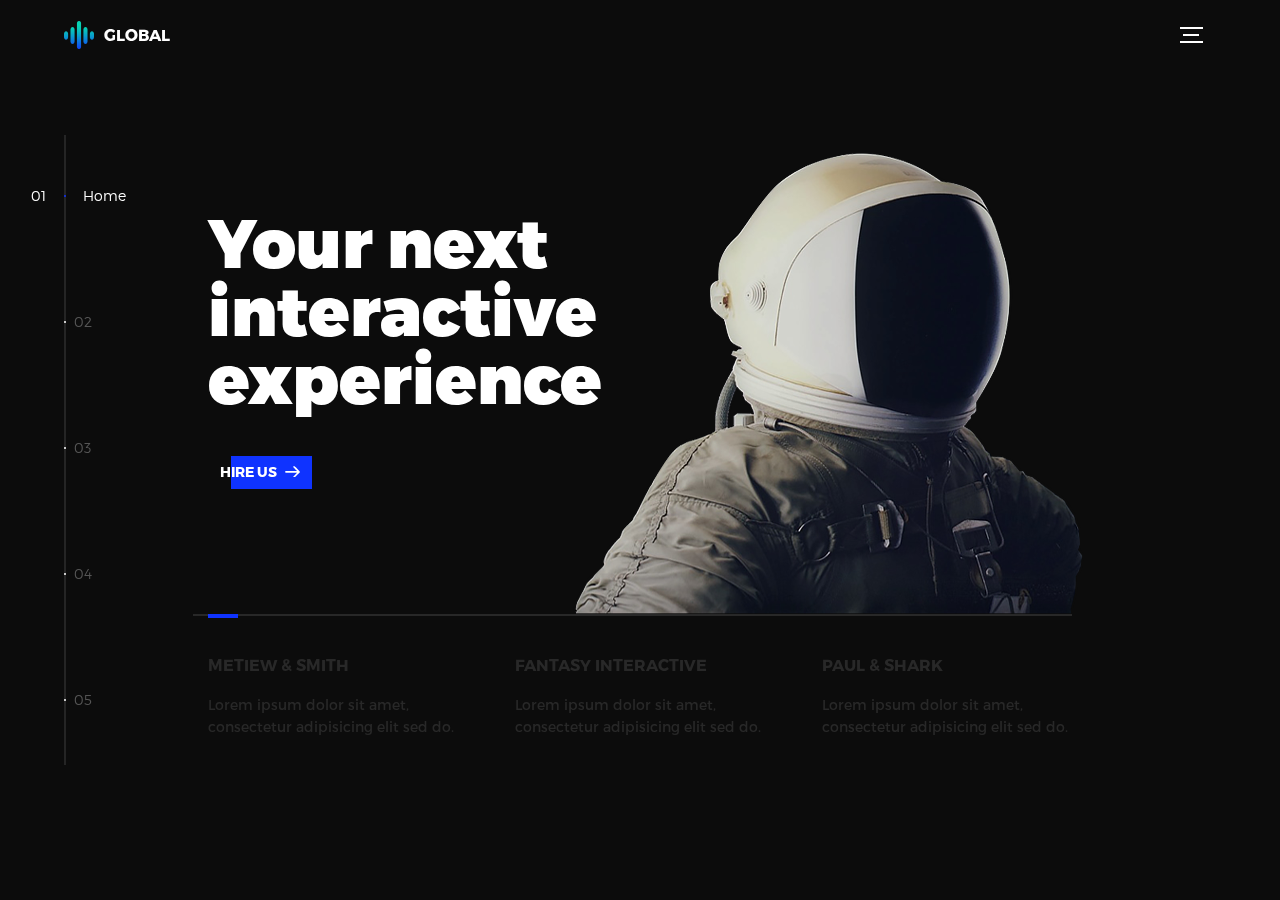
<file: index.html>
<!DOCTYPE html>
<html lang="en">
<head>
  <title>Global</title>
  <meta charset="utf-8">
  <meta name="viewport" content="width=device-width, initial-scale=1">
  <meta http-equiv="X-UA-Compatible" content="IE=edge">
  <meta name="description" content="HTML5 website template">
  <meta name="keywords" content="global, template, html, sass, jquery">
  <meta name="author" content="Bucky Maler">
  <link rel="stylesheet" href="assets/css/main.css">
</head>
<body>

<!-- notification for small viewports and landscape oriented smartphones -->
<div class="device-notification">
  <a class="device-notification--logo" href="#0">
    <img src="assets/img/logo.png" alt="Global">
    <p>Global</p>
  </a>
  <p class="device-notification--message">Global has so much to offer that we must request you orient your device to portrait or find a larger screen. You won't be disappointed.</p>
</div>

<div class="perspective effect-rotate-left">
  <div class="container"><div class="outer-nav--return"></div>
    <div id="viewport" class="l-viewport">
      <div class="l-wrapper">
        <header class="header">
          <a class="header--logo" href="#0">
            <img src="assets/img/logo.png" alt="Global">
            <p>Global</p>
          </a>
          <button class="header--cta cta">Hire Us</button>
          <div class="header--nav-toggle">
            <span></span>
          </div>
        </header>
        <nav class="l-side-nav">
          <ul class="side-nav">
            <li class="is-active"><span>Home</span></li>
            <li><span>Works</span></li>
            <li><span>About</span></li>
            <li><span>Contact</span></li>
            <li><span>Hire us</span></li>
          </ul>
        </nav>
        <ul class="l-main-content main-content">
          <li class="l-section section section--is-active">
            <div class="intro">
              <div class="intro--banner">
                <h1>Your next<br>interactive<br>experience</h1>
                <button class="cta">Hire Us
                  <svg version="1.1" id="Layer_1" xmlns="http://www.w3.org/2000/svg" xmlns:xlink="http://www.w3.org/1999/xlink" x="0px" y="0px" viewBox="0 0 150 118" style="enable-background:new 0 0 150 118;" xml:space="preserve">
                  <g transform="translate(0.000000,118.000000) scale(0.100000,-0.100000)">
                    <path d="M870,1167c-34-17-55-57-46-90c3-15,81-100,194-211l187-185l-565-1c-431,0-571-3-590-13c-55-28-64-94-18-137c21-20,33-20,597-20h575l-192-193C800,103,794,94,849,39c20-20,39-29,61-29c28,0,63,30,298,262c147,144,272,271,279,282c30,51,23,60-219,304C947,1180,926,1196,870,1167z"/>
                  </g>
                  </svg>
                  <span class="btn-background"></span>
                </button>
                <img src="assets/img/introduction-visual.png" alt="Welcome">
              </div>
              <div class="intro--options">
                <a href="#0">
                  <h3>Metiew &amp; Smith</h3>
                  <p>Lorem ipsum dolor sit amet, consectetur adipisicing elit sed do.</p>
                </a>
                <a href="#0">
                  <h3>Fantasy interactive</h3>
                  <p>Lorem ipsum dolor sit amet, consectetur adipisicing elit sed do.</p>
                </a>
                <a href="#0">
                  <h3>Paul &amp; shark</h3>
                  <p>Lorem ipsum dolor sit amet, consectetur adipisicing elit sed do.</p>
                </a>
              </div>
            </div>
          </li>
          <li class="l-section section">
            <div class="work">
              <h2>Selected work</h2>
              <div class="work--lockup">
                <ul class="slider">
                  <li class="slider--item slider--item-left">
                    <a href="#0">
                      <div class="slider--item-image">
                        <img src="assets/img/work-victory.jpg" alt="Victory">
                      </div>
                      <p class="slider--item-title">Victory</p>
                      <p class="slider--item-description">Lorem ipsum dolor sit amet, consectetur adipisicing elit sed do.</p>
                    </a>
                  </li>
                  <li class="slider--item slider--item-center">
                    <a href="#0">
                      <div class="slider--item-image">
                        <img src="assets/img/work-metiew-smith.jpg" alt="Metiew and Smith">
                      </div>
                      <p class="slider--item-title">Metiew &amp; Smith</p>
                      <p class="slider--item-description">Lorem ipsum dolor sit amet, consectetur adipisicing elit sed do.</p>
                    </a>
                  </li>
                  <li class="slider--item slider--item-right">
                    <a href="#0">
                      <div class="slider--item-image">
                        <img src="assets/img/work-alex-nowak.jpg" alt="Alex Nowak">
                      </div>
                      <p class="slider--item-title">Alex Nowak</p>
                      <p class="slider--item-description">Lorem ipsum dolor sit amet, consectetur adipisicing elit sed do.</p>
                    </a>
                  </li>
                </ul>
                <div class="slider--prev">
                  <svg version="1.1" id="Layer_1" xmlns="http://www.w3.org/2000/svg" xmlns:xlink="http://www.w3.org/1999/xlink" x="0px" y="0px"
                  viewBox="0 0 150 118" style="enable-background:new 0 0 150 118;" xml:space="preserve">
                  <g transform="translate(0.000000,118.000000) scale(0.100000,-0.100000)">
                    <path d="M561,1169C525,1155,10,640,3,612c-3-13,1-36,8-52c8-15,134-145,281-289C527,41,562,10,590,10c22,0,41,9,61,29
                    c55,55,49,64-163,278L296,510h575c564,0,576,0,597,20c46,43,37,109-18,137c-19,10-159,13-590,13l-565,1l182,180
                    c101,99,187,188,193,199c16,30,12,57-12,84C631,1174,595,1183,561,1169z"/>
                  </g>
                  </svg>
                </div>
                <div class="slider--next">
                  <svg version="1.1" id="Layer_1" xmlns="http://www.w3.org/2000/svg" xmlns:xlink="http://www.w3.org/1999/xlink" x="0px" y="0px" viewBox="0 0 150 118" style="enable-background:new 0 0 150 118;" xml:space="preserve">
                  <g transform="translate(0.000000,118.000000) scale(0.100000,-0.100000)">
                    <path d="M870,1167c-34-17-55-57-46-90c3-15,81-100,194-211l187-185l-565-1c-431,0-571-3-590-13c-55-28-64-94-18-137c21-20,33-20,597-20h575l-192-193C800,103,794,94,849,39c20-20,39-29,61-29c28,0,63,30,298,262c147,144,272,271,279,282c30,51,23,60-219,304C947,1180,926,1196,870,1167z"/>
                  </g>
                  </svg>
                </div>
              </div>
            </div>
          </li>
          <li class="l-section section">
            <div class="about">
              <div class="about--banner">
                <h2>We<br>believe in<br>passionate<br>people</h2>
                <a href="#0">Career
                  <span>
                    <svg version="1.1" id="Layer_1" xmlns="http://www.w3.org/2000/svg" xmlns:xlink="http://www.w3.org/1999/xlink" x="0px" y="0px" viewBox="0 0 150 118" style="enable-background:new 0 0 150 118;" xml:space="preserve">
                    <g transform="translate(0.000000,118.000000) scale(0.100000,-0.100000)">
                      <path d="M870,1167c-34-17-55-57-46-90c3-15,81-100,194-211l187-185l-565-1c-431,0-571-3-590-13c-55-28-64-94-18-137c21-20,33-20,597-20h575l-192-193C800,103,794,94,849,39c20-20,39-29,61-29c28,0,63,30,298,262c147,144,272,271,279,282c30,51,23,60-219,304C947,1180,926,1196,870,1167z"/>
                    </g>
                    </svg>
                  </span>
                </a>
                <img src="assets/img/about-visual.png" alt="About Us">
              </div>
              <div class="about--options">
                <a href="#0">
                  <h3>Winners</h3>
                </a>
                <a href="#0">
                  <h3>Philosophy</h3>
                </a>
                <a href="#0">
                  <h3>History</h3>
                </a>
              </div>
            </div>
          </li>
          <li class="l-section section">
            <div class="contact">
              <div class="contact--lockup">
                <div class="modal">
                  <div class="modal--information">
                    <p>Pawia 5, 31-154 Kraków, Poland</p>
                    <a href="mailto:ouremail@gmail.com">ouremail@gmail.com</a>
                    <a href="tel:+148126287560">+48 12 628 75 60</a>
                  </div>
                  <ul class="modal--options">
                    <li><a href="#0">Bēhance</a></li>
                    <li><a href="#0">dribbble</a></li>
                    <li><a href="mailto:ouremail@gmail.com">Contact Us</a></li>
                  </ul>
                </div>
              </div>
            </div>
          </li>
          <li class="l-section section">
            <div class="hire">
              <h2>You want us to do</h2>
              <!-- checkout formspree.io for easy form setup -->
              <form class="work-request">
                <div class="work-request--options">
                  <span class="options-a">
                    <input id="opt-1" type="checkbox" value="app design">
                    <label for="opt-1">
                      <svg version="1.1" id="Layer_1" xmlns="http://www.w3.org/2000/svg" xmlns:xlink="http://www.w3.org/1999/xlink" x="0px" y="0px"
                      viewBox="0 0 150 111" style="enable-background:new 0 0 150 111;" xml:space="preserve">
                      <g transform="translate(0.000000,111.000000) scale(0.100000,-0.100000)">
                        <path d="M950,705L555,310L360,505C253,612,160,700,155,700c-6,0-44-34-85-75l-75-75l278-278L550-5l475,475c261,261,475,480,475,485c0,13-132,145-145,145C1349,1100,1167,922,950,705z"/>
                      </g>
                      </svg>
                      App Design
                    </label>
                    <input id="opt-2" type="checkbox" value="graphic design">
                    <label for="opt-2">
                      <svg version="1.1" id="Layer_1" xmlns="http://www.w3.org/2000/svg" xmlns:xlink="http://www.w3.org/1999/xlink" x="0px" y="0px"
                      viewBox="0 0 150 111" style="enable-background:new 0 0 150 111;" xml:space="preserve">
                      <g transform="translate(0.000000,111.000000) scale(0.100000,-0.100000)">
                        <path d="M950,705L555,310L360,505C253,612,160,700,155,700c-6,0-44-34-85-75l-75-75l278-278L550-5l475,475c261,261,475,480,475,485c0,13-132,145-145,145C1349,1100,1167,922,950,705z"/>
                      </g>
                      </svg>
                      Graphic Design
                    </label>
                    <input id="opt-3" type="checkbox" value="motion design">
                    <label for="opt-3">
                      <svg version="1.1" id="Layer_1" xmlns="http://www.w3.org/2000/svg" xmlns:xlink="http://www.w3.org/1999/xlink" x="0px" y="0px"
                      viewBox="0 0 150 111" style="enable-background:new 0 0 150 111;" xml:space="preserve">
                      <g transform="translate(0.000000,111.000000) scale(0.100000,-0.100000)">
                        <path d="M950,705L555,310L360,505C253,612,160,700,155,700c-6,0-44-34-85-75l-75-75l278-278L550-5l475,475c261,261,475,480,475,485c0,13-132,145-145,145C1349,1100,1167,922,950,705z"/>
                      </g>
                      </svg>
                      Motion Design
                    </label>
                  </span>
                  <span class="options-b">
                    <input id="opt-4" type="checkbox" value="ux design">
                    <label for="opt-4">
                      <svg version="1.1" id="Layer_1" xmlns="http://www.w3.org/2000/svg" xmlns:xlink="http://www.w3.org/1999/xlink" x="0px" y="0px"
                      viewBox="0 0 150 111" style="enable-background:new 0 0 150 111;" xml:space="preserve">
                      <g transform="translate(0.000000,111.000000) scale(0.100000,-0.100000)">
                        <path d="M950,705L555,310L360,505C253,612,160,700,155,700c-6,0-44-34-85-75l-75-75l278-278L550-5l475,475c261,261,475,480,475,485c0,13-132,145-145,145C1349,1100,1167,922,950,705z"/>
                      </g>
                      </svg>
                      UX Design
                    </label>
                    <input id="opt-5" type="checkbox" value="webdesign">
                    <label for="opt-5">
                      <svg version="1.1" id="Layer_1" xmlns="http://www.w3.org/2000/svg" xmlns:xlink="http://www.w3.org/1999/xlink" x="0px" y="0px"
                      viewBox="0 0 150 111" style="enable-background:new 0 0 150 111;" xml:space="preserve">
                      <g transform="translate(0.000000,111.000000) scale(0.100000,-0.100000)">
                        <path d="M950,705L555,310L360,505C253,612,160,700,155,700c-6,0-44-34-85-75l-75-75l278-278L550-5l475,475c261,261,475,480,475,485c0,13-132,145-145,145C1349,1100,1167,922,950,705z"/>
                      </g>
                      </svg>
                      Webdesign
                    </label>
                    <input id="opt-6" type="checkbox" value="marketing">
                    <label for="opt-6">
                      <svg version="1.1" id="Layer_1" xmlns="http://www.w3.org/2000/svg" xmlns:xlink="http://www.w3.org/1999/xlink" x="0px" y="0px"
                      viewBox="0 0 150 111" style="enable-background:new 0 0 150 111;" xml:space="preserve">
                      <g transform="translate(0.000000,111.000000) scale(0.100000,-0.100000)">
                        <path d="M950,705L555,310L360,505C253,612,160,700,155,700c-6,0-44-34-85-75l-75-75l278-278L550-5l475,475c261,261,475,480,475,485c0,13-132,145-145,145C1349,1100,1167,922,950,705z"/>
                      </g>
                      </svg>
                      Marketing
                    </label>
                  </span>
                </div>
                <div class="work-request--information">
                  <div class="information-name">
                    <input id="name" type="text" spellcheck="false">
                    <label for="name">Name</label>
                  </div>
                  <div class="information-email">
                    <input id="email" type="email" spellcheck="false">
                    <label for="email">Email</label>
                  </div>
                </div>
                <input type="submit" value="Send Request">
              </form>
            </div>
          </li>
        </ul>
      </div>
    </div>
  </div>
  <ul class="outer-nav">
    <li class="is-active">Home</li>
    <li>Works</li>
    <li>About</li>
    <li>Contact</li>
    <li>Hire us</li>
  </ul>
</div>

<script src="https://ajax.googleapis.com/ajax/libs/jquery/2.2.4/jquery.min.js"></script>
<script>window.jQuery || document.write('<script src="assets/js/vendor/jquery-2.2.4.min.js"><\/script>')</script>
<script src="assets/js/functions-min.js"></script>
</body>
</html>
</file>
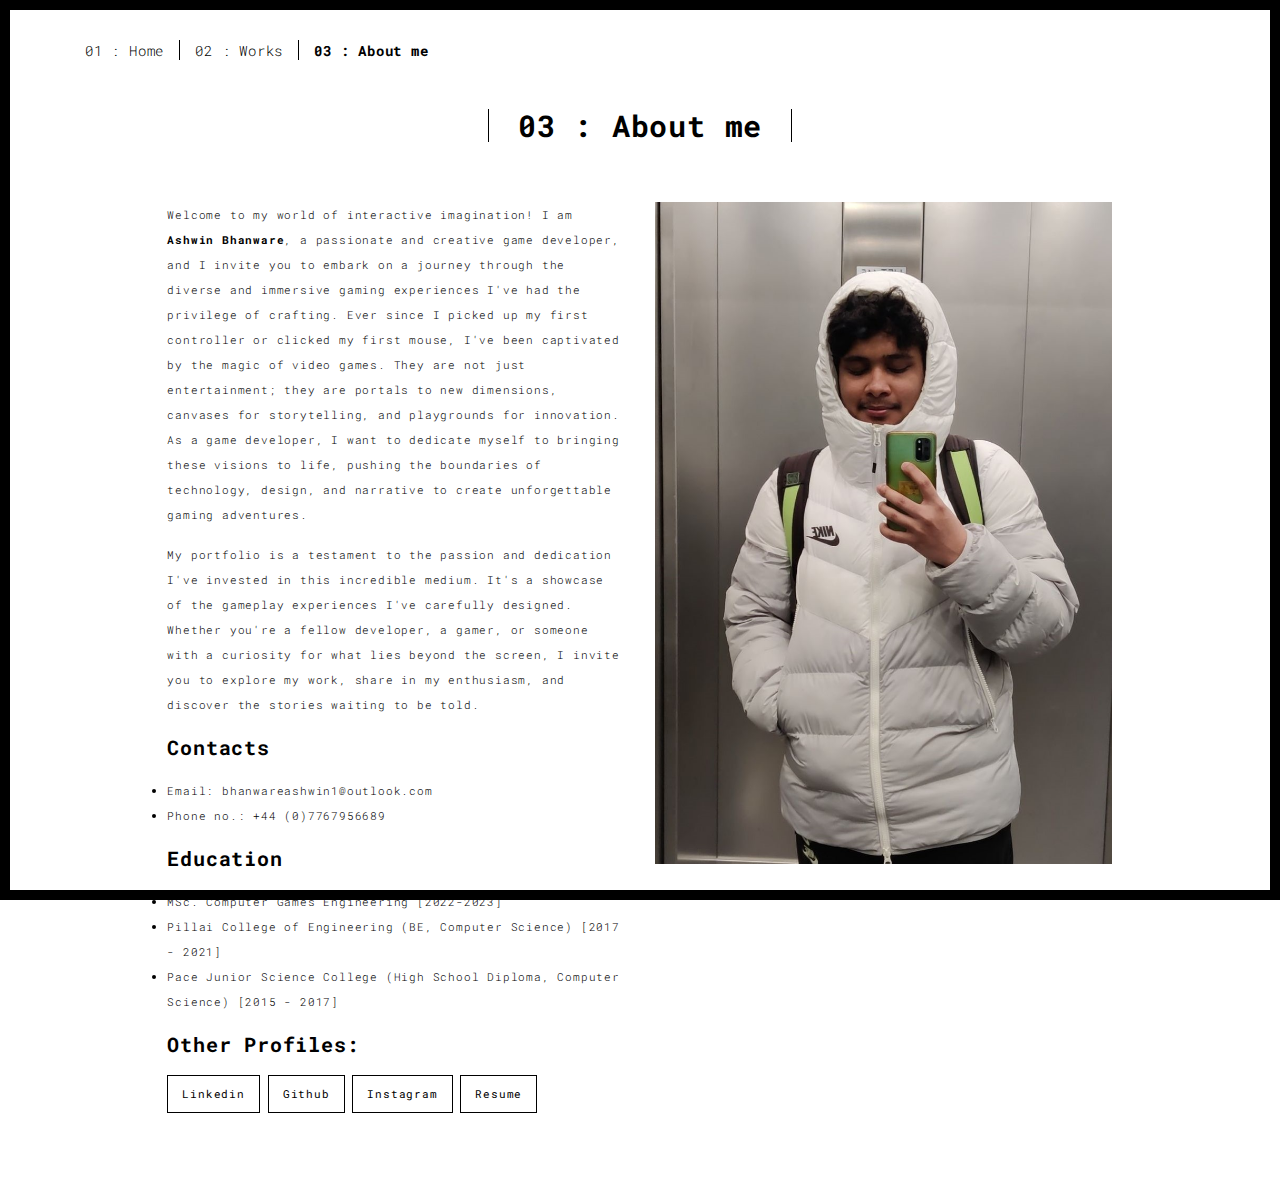
<file: about.html>
<!DOCTYPE html>
<html lang="en">

<head>
  <meta charset="UTF-8">
  <meta content="IE=edge" http-equiv="X-UA-Compatible">
  <meta content="width=device-width,initial-scale=1" name="viewport">
  <meta content="description" name="description">
  <meta name="google" content="notranslate" />
  <meta content="Mashup templates have been developped by Orson.io team" name="author">

  <!-- Disable tap highlight on IE -->
  <meta name="msapplication-tap-highlight" content="no">
  
  <link rel="apple-touch-icon" sizes="180x180" href="./assets/apple-icon-180x180.png">
  <link href="./assets/favicon.ico" rel="icon">

  <title>About</title>  

<link href="./main.3f6952e4.css" rel="stylesheet"></head>

<body class="">
<div id="site-border-left"></div>
<div id="site-border-right"></div>
<div id="site-border-top"></div>
<div id="site-border-bottom"></div>
 <!-- Add your content of header -->
<header>
  <nav class="navbar  navbar-fixed-top navbar-default">
    <div class="container">
        <button type="button" class="navbar-toggle collapsed" data-toggle="collapse" data-target="#navbar-collapse" aria-expanded="false">
          <span class="sr-only">Toggle navigation</span>
          <span class="icon-bar"></span>
          <span class="icon-bar"></span>
          <span class="icon-bar"></span>
        </button>

      <div class="collapse navbar-collapse" id="navbar-collapse">
        <ul class="nav navbar-nav ">
          <li><a href="./index.html" title="">01 : Home</a></li>
          <li><a href="./works.html" title="">02 : Works</a></li>
          <li><a href="./about.html" title="">03 : About me</a></li>
        </ul>


      </div> 
    </div>
  </nav>
</header>

<div class="section-container">
    <div class="container">
      <div class="row">
        <div class="col-xs-12">
          <div class="section-container-spacer text-center">
            <h1 class="h2">03 : About me</h1>
          </div>
          
          <div class="row">
            <div class="col-md-10 col-md-offset-1">
              <div class="row">
                <div class="col-xs-12 col-md-6">
                  <p>Welcome to my world of interactive imagination! I am <b>Ashwin Bhanware</b>, a passionate and creative game developer, and I invite you to embark on a journey through the diverse and immersive gaming experiences I've had the privilege of crafting. Ever since I picked up my first controller or clicked my first mouse, I've been captivated by the magic of video games. They are not just entertainment; they are portals to new dimensions, canvases for storytelling, and playgrounds for innovation. As a game developer, I want to dedicate myself to bringing these visions to life, pushing the boundaries of technology, design, and narrative to create unforgettable gaming adventures.</p>
                  <p>My portfolio is a testament to the passion and dedication I've invested in this incredible medium. It's a showcase of the gameplay experiences I've carefully designed. Whether you're a fellow developer, a gamer, or someone with a curiosity for what lies beyond the screen, I invite you to explore my work, share in my enthusiasm, and discover the stories waiting to be told.</p>
                  <h3>Contacts</h3>
                  <li>Email: bhanwareashwin1@outlook.com</li>
                  <li>Phone no.: +44 (0)7767956689</li>
                  <h3>Education</h3>
                  <li>MSc. Computer Games Engineering [2022-2023]</li>
                  <li>Pillai College of Engineering (BE, Computer Science) [2017 - 2021]</li>
                  <li>Pace Junior Science College (High School Diploma, Computer Science) [2015 - 2017]</li>
                  <h3>Other Profiles:</h3>
                  <a href="https://www.linkedin.com/in/ashwin-bhanware/" target="_blank" title="" class="btn btn-default">Linkedin</a>
                  <a href="https://github.com/NekojinSama" target="_blank" title="" class="btn btn-default">Github</a>
                  <a href="https://www.instagram.com/nekokaejin" target="_blank" title="" class="btn btn-default">Instagram</a>
                  <a href="https://drive.google.com/file/d/1kIvDezD2FgTALbHGJ_t6AEPYmCbRdR-t/view?usp=sharing" target="_blank" title="" class="btn btn-default">Resume</a>
                </div>
                <div class="col-xs-12 col-md-6">
                  <img src="./assets/images/Profile.jpg" class="img-responsive" alt="">
                </div>
              </div>
            </div>
          </div>
          
          
       </div>
      </div>
    </div>
  </div>


<script>
  document.addEventListener("DOMContentLoaded", function (event) {
     navActivePage();
  });
</script>

<!-- Google Analytics: change UA-XXXXX-X to be your site's ID  -->

<script>
  (function (i, s, o, g, r, a, m) {
    i['GoogleAnalyticsObject'] = r; i[r] = i[r] || function () {
      (i[r].q = i[r].q || []).push(arguments)
    }, i[r].l = 1 * new Date(); a = s.createElement(o),
      m = s.getElementsByTagName(o)[0]; a.async = 1; a.src = g; m.parentNode.insertBefore(a, m)
  })(window, document, 'script', '//www.google-analytics.com/analytics.js', 'ga');
  ga('create', 'G-ZWF02EFBL9', 'auto');
  ga('send', 'pageview');
</script>

<script type="text/javascript" src="./main.70a66962.js"></script></body>

</html>
</file>
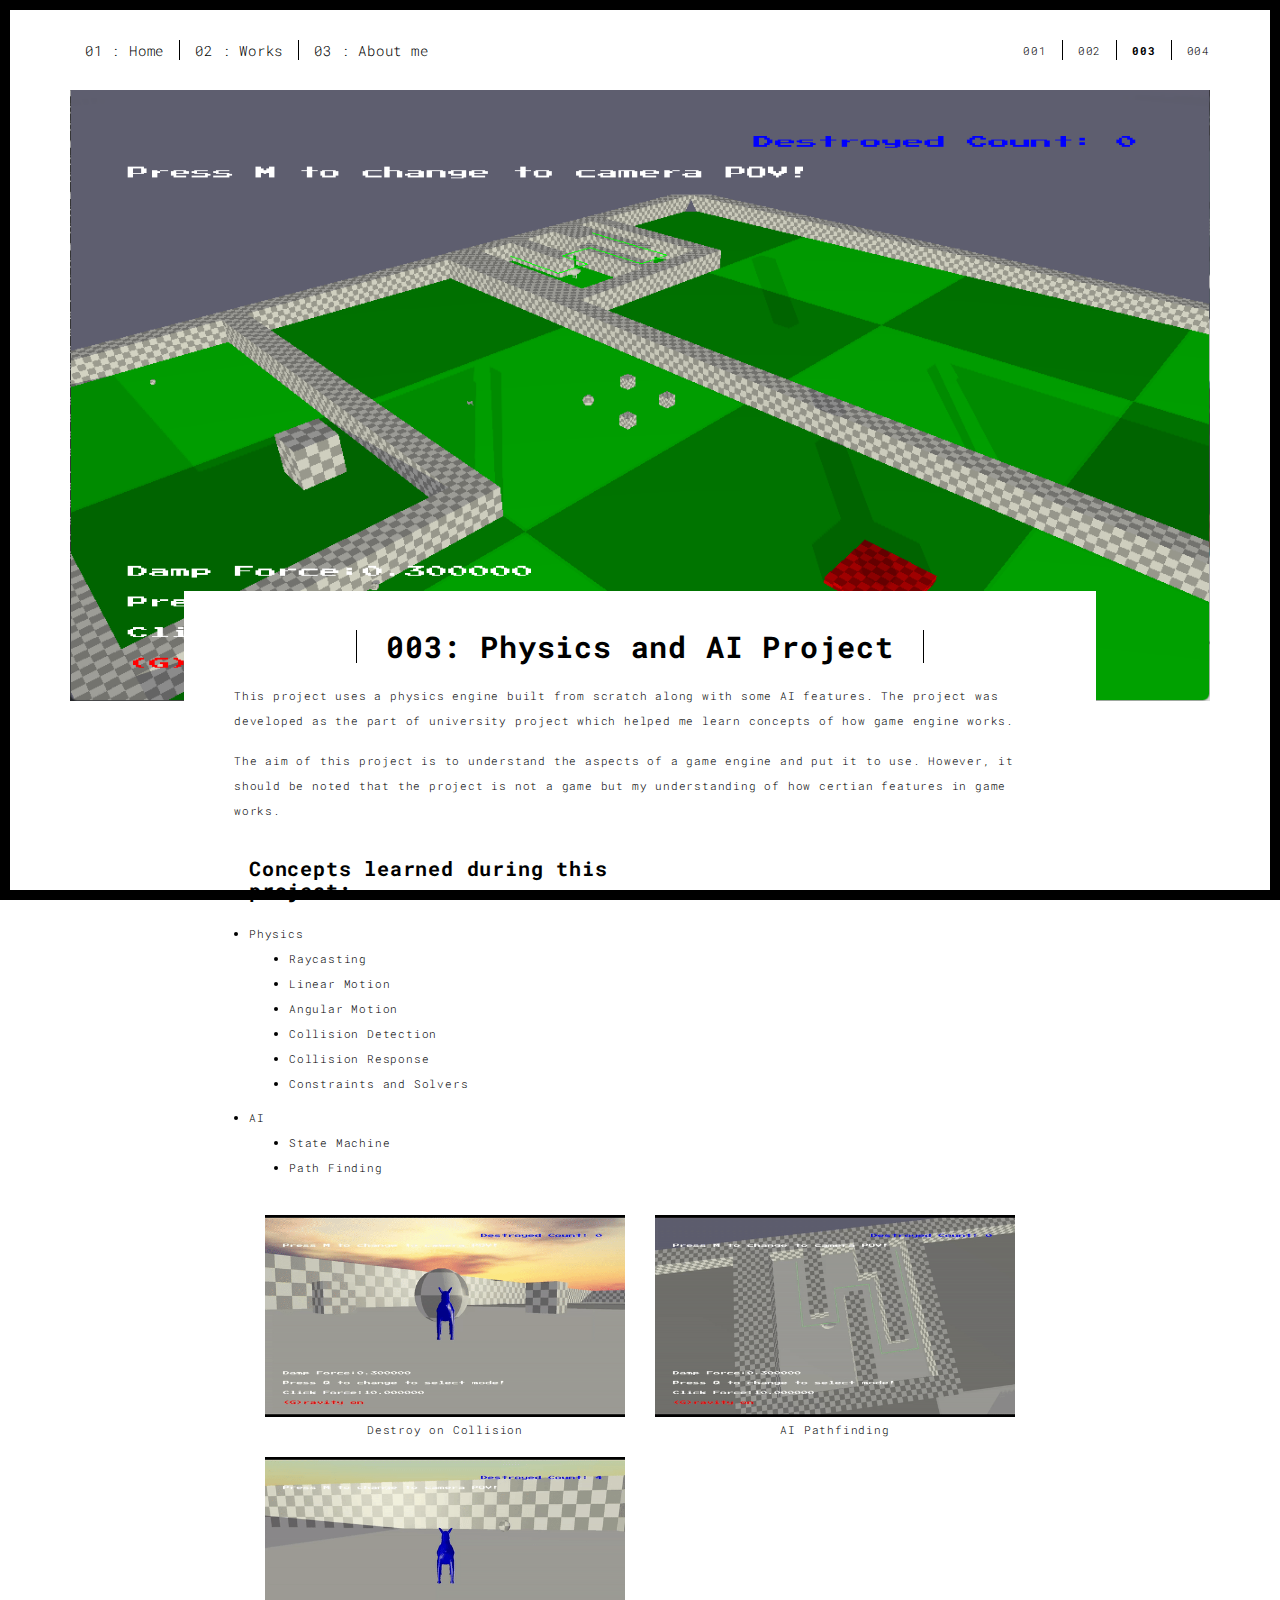
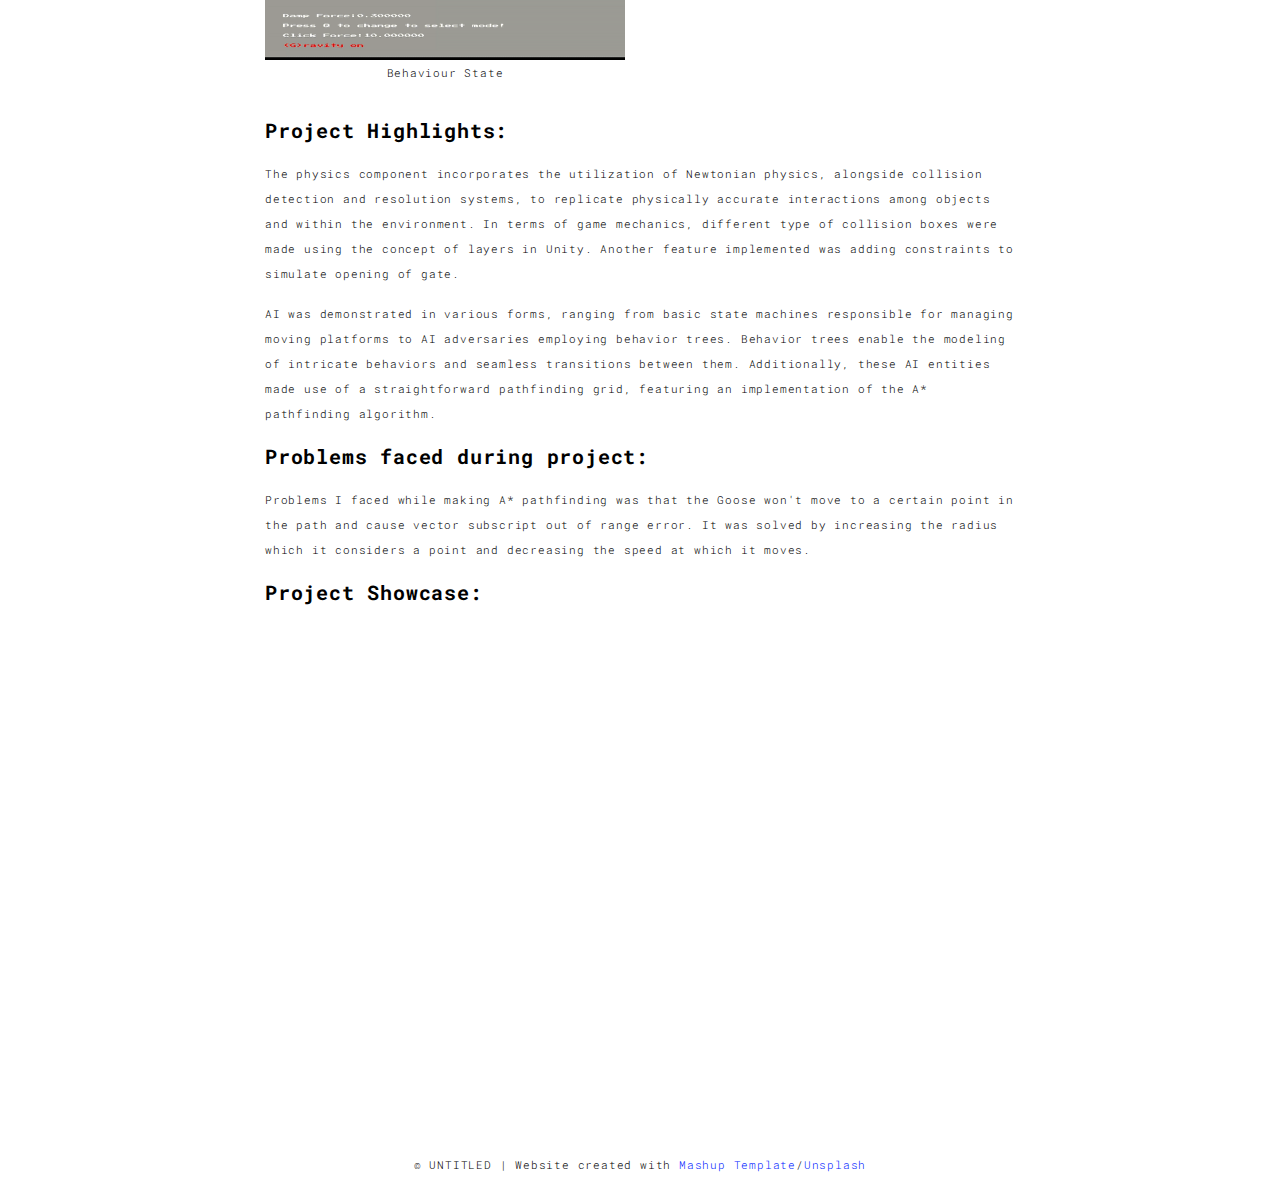
<file: c8503.html>
<!DOCTYPE html>
<html lang="en">

<head>
  <meta charset="UTF-8">
  <meta content="IE=edge" http-equiv="X-UA-Compatible">
  <meta content="width=device-width,initial-scale=1" name="viewport">
  <meta content="description" name="description">
  <meta name="google" content="notranslate" />
  <meta content="Mashup templates have been developped by Orson.io team" name="author">

  <!-- Disable tap highlight on IE -->
  <meta name="msapplication-tap-highlight" content="no">
  
  <link rel="apple-touch-icon" sizes="180x180" href="./assets/apple-icon-180x180.png">
  <link href="./assets/favicon.ico" rel="icon">

  <title>Title page</title>  

<link href="./main.3f6952e4.css" rel="stylesheet"></head>

<body class="">
<div id="site-border-left"></div>
<div id="site-border-right"></div>
<div id="site-border-top"></div>
<div id="site-border-bottom"></div>
<!-- Add your content of header -->
<header>
  <nav class="navbar  navbar-fixed-top navbar-default">
    <div class="container">
        <button type="button" class="navbar-toggle collapsed" data-toggle="collapse" data-target="#navbar-collapse" aria-expanded="false">
          <span class="sr-only">Toggle navigation</span>
          <span class="icon-bar"></span>
          <span class="icon-bar"></span>
          <span class="icon-bar"></span>
        </button>

      <div class="collapse navbar-collapse" id="navbar-collapse">
        <ul class="nav navbar-nav ">
          <li><a href="./index.html" title="">01 : Home</a></li>
          <li><a href="./works.html" title="">02 : Works</a></li>
          <li><a href="./about.html" title="">03 : About me</a></li>
          <!-- <li><a href="./contact.html" title="">04 : Contact</a></li> -->
          <!-- <li><a href="./components.html" title="">05 : Components</a></li> -->
        </ul>


          <ul class="nav navbar-nav navbar-right navbar-small visible-md visible-lg">
            <li><a href="./c8599.html" title="">001</a></li>
            <li><a href="./c8507.html" title="">002</a></li>
            <li><a href="" title="" class="active" style="pointer-events: none;">003</a></li>
            <li><a href="./c8502.html" title="">004</a></li>
          </ul>


      </div> 
    </div>
  </nav>
</header>
<div class="section-container">
  <div class="container">
    <div class="row">
      <div class="col-xs-12">
        <img src="./assets/images/Project3.png" class="img-responsive" alt="">
        <div class="card-container">
          <div class="text-center">
            <h1 class="h2">003: Physics and AI Project</h1>
          </div>
          <p>This project uses a physics engine built from scratch along with some AI features. The project was developed as the part of university project which helped me learn concepts of how game engine works.</p>
          <p>The aim of this project is to understand the aspects of a game engine and put it to use. However, it should be noted that the project is not a game but my understanding of how certian features in game works.</p>
          <div class="col-md-6">
            <h3 class="template-title-example">Concepts learned during this project:</h3>
              <li>Physics</li>
              <ul>
                <li>Raycasting</li>
                <li>Linear Motion</li>
                <li>Angular Motion</li>
                <li>Collision Detection</li>
                <li>Collision Response</li>
                <li>Constraints and Solvers</li>
              </ul>
              <li>AI</li>
              <ul>
                <li>State Machine</li>
                <li>Path Finding</li>
              </ul>
            </br>
          </div>
          <!-- <blockquote>
            <p>"Lorem ipsum dolor sit amet, consectetur adipiscing elit. Integer posuere erat a ante."</p>
            <small class="pull-right">Irina Martin</small>
          </blockquote> -->
        </div>
      </div>

      
      
      <div class="col-md-8 col-md-offset-2 section-container-spacer">
        <div class="row">
          <div class="col-xs-12 col-md-6">
            <center><img width="100%" height="400" src="./assets/images/csc8503-1.gif" class="img-responsive" alt=""></center>
            <p class="text-center">Destroy on Collision</p>
          </div>
          <div class="col-xs-12 col-md-6">
            <center><img width="100%" height="400" src="./assets/images/csc8503-2.gif" class="img-responsive" alt=""></center>
            <p class="text-center">AI Pathfinding</p>
          </div>
          <div class="col-xs-12 col-md-6">
            <center><img width="100%" height="400" src="./assets/images/csc8503-3.gif" class="img-responsive" alt=""></center>
            <p class="text-center">Behaviour State</p>
          </div>
        </div>
        <h3 class="template-title-example">Project Highlights:</h3>
        <p>The physics component incorporates the utilization of Newtonian physics, alongside collision detection and resolution systems, to replicate physically accurate interactions among objects and within the environment. In terms of game mechanics, different type of collision boxes were made using the concept of layers in Unity. Another feature implemented was adding constraints to simulate opening of gate.</p>
        <p>AI was demonstrated in various forms, ranging from basic state machines responsible for managing moving platforms to AI adversaries employing behavior trees. Behavior trees enable the modeling of intricate behaviors and seamless transitions between them. Additionally, these AI entities made use of a straightforward pathfinding grid, featuring an implementation of the A* pathfinding algorithm.</p>
        <h3 class="template-title-example">Problems faced during project:</h3>
        <p>Problems I faced while making A* pathfinding was that the Goose won't move to a certain point in the path and cause vector subscript out of range error. It was solved by increasing the radius which it considers a point and decreasing the speed at which it moves. </p>
        <h3 class="template-title-example">Project Showcase:</h3>
        <center></p>
          <iframe width="100%" height="400" src="https://www.youtube.com/embed/JRBptyqvpQU?si=uYBbjn2nVajSAAG2" title="YouTube video player" frameborder="0" allow="accelerometer; autoplay; clipboard-write; encrypted-media; gyroscope; picture-in-picture; web-share" allowfullscreen></iframe>
        </center>
      </div>
      <div class="col-xs-12">
        
      </div>
      
    </div>
  </div>
</div>


<footer class="footer-container text-center">
  <div class="container">
    <div class="row">
      <div class="col-xs-12">
        <p>© UNTITLED | Website created with <a href="http://www.mashup-template.com/" title="Create website with free html template">Mashup Template</a>/<a href="https://www.unsplash.com/" title="Beautiful Free Images">Unsplash</a></p>
      </div>
    </div>
  </div>
</footer>

<script>
  document.addEventListener("DOMContentLoaded", function (event) {
     navActivePage();
  });
</script>

<!-- Google Analytics: change UA-XXXXX-X to be your site's ID 

<script>
  (function (i, s, o, g, r, a, m) {
    i['GoogleAnalyticsObject'] = r; i[r] = i[r] || function () {
      (i[r].q = i[r].q || []).push(arguments)
    }, i[r].l = 1 * new Date(); a = s.createElement(o),
      m = s.getElementsByTagName(o)[0]; a.async = 1; a.src = g; m.parentNode.insertBefore(a, m)
  })(window, document, 'script', '//www.google-analytics.com/analytics.js', 'ga');
  ga('create', 'UA-XXXXX-X', 'auto');
  ga('send', 'pageview');
</script>

--> <script type="text/javascript" src="./main.70a66962.js"></script></body>

</html>
</file>
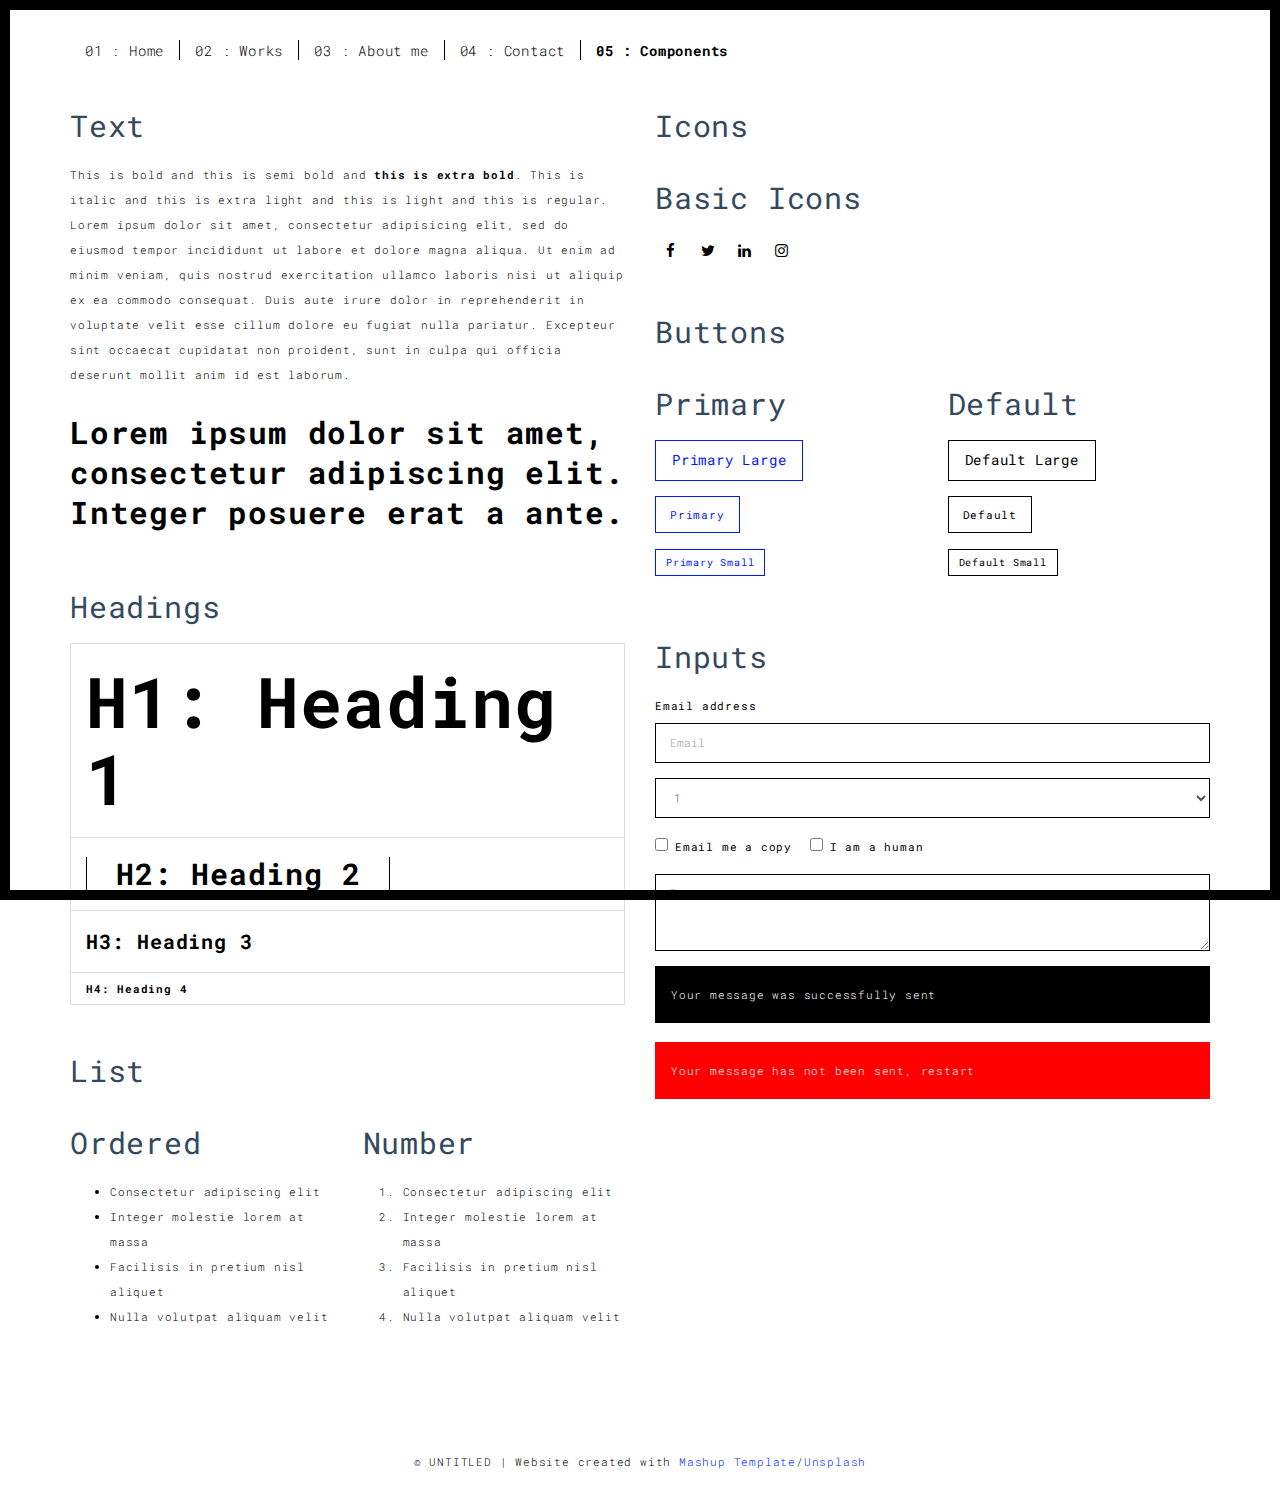
<file: components.html>
<!DOCTYPE html>
<html lang="en">

<head>
  <meta charset="UTF-8">
  <meta content="IE=edge" http-equiv="X-UA-Compatible">
  <meta content="width=device-width,initial-scale=1" name="viewport">
  <meta content="description" name="description">
  <meta name="google" content="notranslate" />
  <meta content="Mashup templates have been developped by Orson.io team" name="author">

  <!-- Disable tap highlight on IE -->
  <meta name="msapplication-tap-highlight" content="no">
  
  <link rel="apple-touch-icon" sizes="180x180" href="./assets/apple-icon-180x180.png">
  <link href="./assets/favicon.ico" rel="icon">

  <title>Title page</title>  

<link href="./main.3f6952e4.css" rel="stylesheet"></head>

<body class="">
<div id="site-border-left"></div>
<div id="site-border-right"></div>
<div id="site-border-top"></div>
<div id="site-border-bottom"></div>
 <!-- Add your content of header -->
<header>
  <nav class="navbar  navbar-fixed-top navbar-default">
    <div class="container">
        <button type="button" class="navbar-toggle collapsed" data-toggle="collapse" data-target="#navbar-collapse" aria-expanded="false">
          <span class="sr-only">Toggle navigation</span>
          <span class="icon-bar"></span>
          <span class="icon-bar"></span>
          <span class="icon-bar"></span>
        </button>

      <div class="collapse navbar-collapse" id="navbar-collapse">
        <ul class="nav navbar-nav ">
          <li><a href="./index.html" title="">01 : Home</a></li>
          <li><a href="./works.html" title="">02 : Works</a></li>
          <li><a href="./about.html" title="">03 : About me</a></li>
          <li><a href="./contact.html" title="">04 : Contact</a></li>
          <li><a href="./components.html" title="">05 : Components</a></li>
        </ul>


      </div> 
    </div>
  </nav>
</header>

<div class="section-container">
  
<!-- Add your site or app content here -->
  <div class="container">
    <div class="row">
      <div class="col-xs-12 col-md-6">

        <div class="template-example">
          <h2 class="template-title-example">Text</h2>
          <p>This is bold and this is semi bold and <b>this is extra bold</b>. This is italic and this is extra light and this is light
          and this is regular. Lorem ipsum dolor sit amet, consectetur adipisicing elit, sed do eiusmod
          tempor incididunt ut labore et dolore magna aliqua. Ut enim ad minim veniam,
          quis nostrud exercitation ullamco laboris nisi ut aliquip ex ea commodo
          consequat. Duis aute irure dolor in reprehenderit in voluptate velit esse
          cillum dolore eu fugiat nulla pariatur. Excepteur sint occaecat cupidatat non
          proident, sunt in culpa qui officia deserunt mollit anim id est laborum.

          <blockquote>
            <p>Lorem ipsum dolor sit amet, consectetur adipiscing elit. Integer posuere erat a ante.</p>
          </blockquote>
          
          </p>
        </div>

        <div class="template-example">
          <h2 class="template-title-example">Headings</h2>
          
          <table class="table table-bordered">
            <tr><td><h1>H1: Heading 1</h1></td></tr>
            <tr><td><h2>H2: Heading 2</h2></td></tr>
            <tr><td><h3>H3: Heading 3</h3></td></tr>
            <tr><td><h4>H4: Heading 4</h4></td></tr>
          </table>
          
        </div>

        
        <div class="template-example">
          <h2 class="template-title-example">List</h2>
          <div class="row">
            <div class="col-md-6">
              <h3 class="template-title-example">Ordered</h3>
              <ul>
                <li>Consectetur adipiscing elit</li>
                <li>Integer molestie lorem at massa</li>
                <li>Facilisis in pretium nisl aliquet</li>
                <li>Nulla volutpat aliquam velit</li>
              </ul>
            </div>
            <div class="col-md-6">
              <h3 class="template-title-example">Number</h3>
              <ol>
                <li>Consectetur adipiscing elit</li>
                <li>Integer molestie lorem at massa</li>
                <li>Facilisis in pretium nisl aliquet</li>
                <li>Nulla volutpat aliquam velit</li>
              </ol>
            </div>
          </div>
        </div>
        
      </div>

      <div class="col-xs-12 col-md-6">
        <div class="template-example">
          <h2 class="template-title-example">Icons</h2>
          
          <div class="row">
            
            <div class="col-md-6">
               <h3 class="template-title-example">Basic Icons</h2>
                <ul class="list-icons">
                  <li>
                    <span class="fa-icon">
                      <i class="fa fa-facebook"></i>
                    </span>
                  </li>
                  <li>
                    <span class="fa-icon">
                      <i class="fa fa-twitter"></i>
                    </span>
                  </li>
                  <li>
                    <span class="fa-icon">
                      <i class="fa fa-linkedin"></i>
                    </span>
                  </li>
                  <li>
                    <span class="fa-icon">
                      <i class="fa fa-instagram"></i>
                    </span>
                  </li>
                </ul>
            </div>

          </div>


          


        </div>

        <div class="template-example">
          <h2 class="template-title-example">Buttons</h2>
          <div class="row">
            <div class="col-md-6">
              <h3 class="template-title-example">Primary</h2>
              <div class="row">
                  <div class="col-md-6">
                  <p><a href="" class="btn btn-primary btn-lg">Primary Large</a></p>
                  <p><a href="" class="btn btn-primary">Primary </a></p>
                  <p><a href="" class="btn btn-primary btn-sm">Primary Small</a></p>
                </div>
              </div>

              
            </div>

            <div class="col-md-6">
              <h3 class="template-title-example">Default</h2>
              <div class="row">
                  <div class="col-md-6">
                  <p><a href="" class="btn btn-default btn-lg">Default Large</a></p>
                  <p><a href="" class="btn btn-default">Default </a></p>
                  <p><a href="" class="btn btn-default btn-sm">Default Small</a></p>
                </div>
              </div>

            </div>
          </div>
        </div>
        
        <div class="template-example">
          <h2 class="template-title-example">Inputs</h2>

            <div class="form-group">
              <label for="exampleInputEmail1">Email address</label>
              <input type="email" class="form-control" id="exampleInputEmail1" placeholder="Email">
            </div>

            <div class="form-group">
              <select class="form-control">
                <option>1</option>
                <option>2</option>
                <option>3</option>
                <option>4</option>
                <option>5</option>
              </select>
            </div>

            <div class="form-group">
              <label class="checkbox-inline">
                <input 
                type="checkbox" id="inlineCheckbox1" value="option1"> Email me a copy
              </label>
              <label class="checkbox-inline">
                <input type="checkbox" id="inlineCheckbox2" value="option2"> I am a human
              </label>
            </div>

            <div class="form-group">
              <textarea class="form-control" rows="3" placeholder="Enter your message"></textarea>
            </div>
            
            <div class="alert alert-success" role="alert">Your message was successfully sent</div>
            <div class="alert alert-danger" role="alert">Your message has not been sent, restart</div>
        </div>




      </div>
    </div>
  </div>
</div>

<footer class="footer-container text-center">
  <div class="container">
    <div class="row">
      <div class="col-xs-12">
        <p>© UNTITLED | Website created with <a href="http://www.mashup-template.com/" title="Create website with free html template">Mashup Template</a>/<a href="https://www.unsplash.com/" title="Beautiful Free Images">Unsplash</a></p>
      </div>
    </div>
  </div>
</footer>

<script>
  document.addEventListener("DOMContentLoaded", function (event) {
     navActivePage();
  });
</script>

<!-- Google Analytics: change UA-XXXXX-X to be your site's ID 

<script>
  (function (i, s, o, g, r, a, m) {
    i['GoogleAnalyticsObject'] = r; i[r] = i[r] || function () {
      (i[r].q = i[r].q || []).push(arguments)
    }, i[r].l = 1 * new Date(); a = s.createElement(o),
      m = s.getElementsByTagName(o)[0]; a.async = 1; a.src = g; m.parentNode.insertBefore(a, m)
  })(window, document, 'script', '//www.google-analytics.com/analytics.js', 'ga');
  ga('create', 'UA-XXXXX-X', 'auto');
  ga('send', 'pageview');
</script>

--> <script type="text/javascript" src="./main.70a66962.js"></script></body>

</html>
</file>
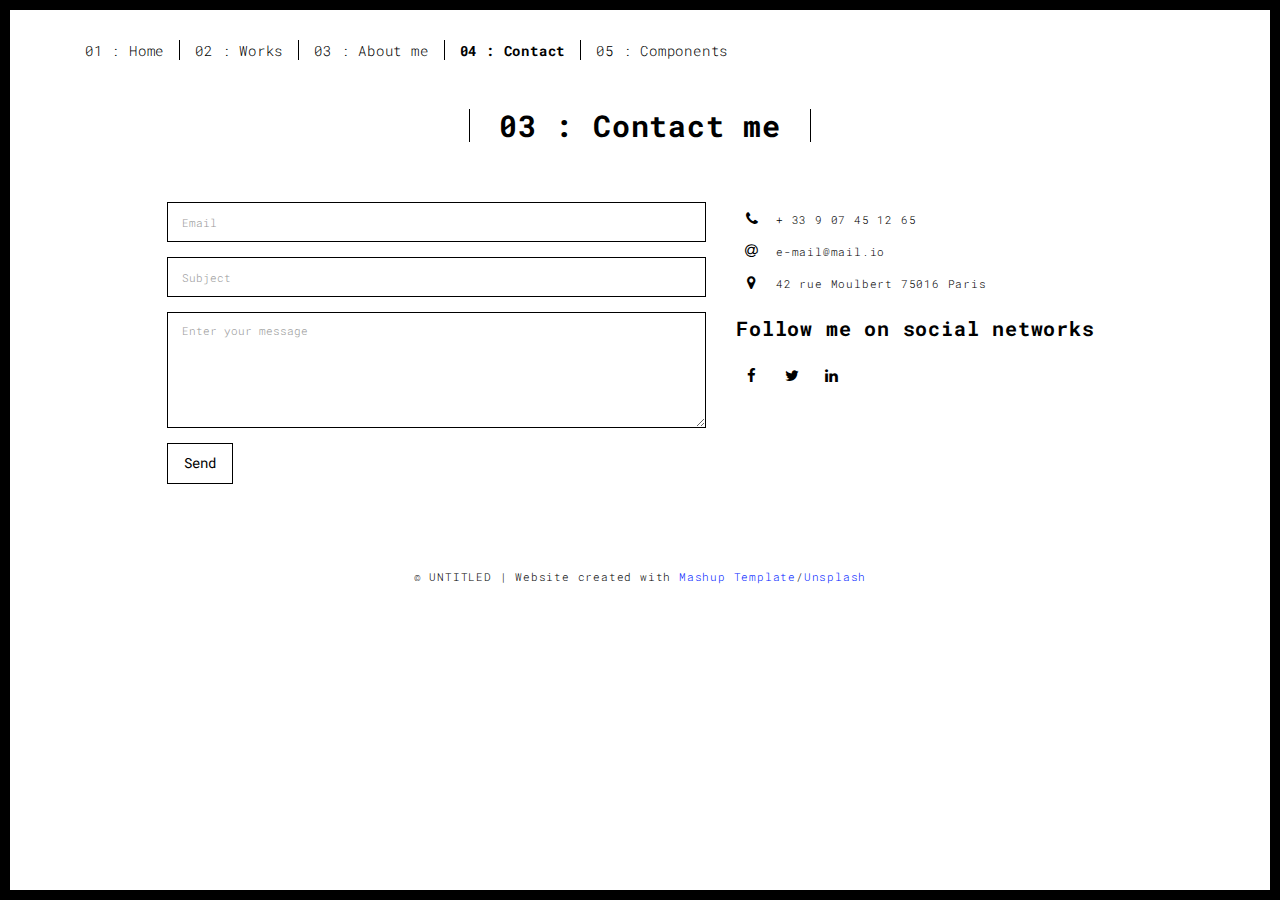
<file: contact.html>
<!DOCTYPE html>
<html lang="en">

<head>
  <meta charset="UTF-8">
  <meta content="IE=edge" http-equiv="X-UA-Compatible">
  <meta content="width=device-width,initial-scale=1" name="viewport">
  <meta content="description" name="description">
  <meta name="google" content="notranslate" />
  <meta content="Mashup templates have been developped by Orson.io team" name="author">

  <!-- Disable tap highlight on IE -->
  <meta name="msapplication-tap-highlight" content="no">
  
  <link rel="apple-touch-icon" sizes="180x180" href="./assets/apple-icon-180x180.png">
  <link href="./assets/favicon.ico" rel="icon">

  <title>Title page</title>  

<link href="./main.3f6952e4.css" rel="stylesheet"></head>

<body class="">
<div id="site-border-left"></div>
<div id="site-border-right"></div>
<div id="site-border-top"></div>
<div id="site-border-bottom"></div>
 <!-- Add your content of header -->
<header>
  <nav class="navbar  navbar-fixed-top navbar-default">
    <div class="container">
        <button type="button" class="navbar-toggle collapsed" data-toggle="collapse" data-target="#navbar-collapse" aria-expanded="false">
          <span class="sr-only">Toggle navigation</span>
          <span class="icon-bar"></span>
          <span class="icon-bar"></span>
          <span class="icon-bar"></span>
        </button>

      <div class="collapse navbar-collapse" id="navbar-collapse">
        <ul class="nav navbar-nav ">
          <li><a href="./index.html" title="">01 : Home</a></li>
          <li><a href="./works.html" title="">02 : Works</a></li>
          <li><a href="./about.html" title="">03 : About me</a></li>
          <li><a href="./contact.html" title="">04 : Contact</a></li>
          <li><a href="./components.html" title="">05 : Components</a></li>
        </ul>


      </div> 
    </div>
  </nav>
</header>

<div class="section-container">
    <div class="container">
      <div class="row">
        <div class="col-xs-12">
          <div class="section-container-spacer text-center">
            <h1 class="h2">03 : Contact me</h1>
          </div>
          
          <div class="row">
            <div class="col-md-10 col-md-offset-1">
               <form action="" class="reveal-content">
                  <div class="row">
                    <div class="col-md-7">
                      <div class="form-group">
                        <input type="email" class="form-control" id="email" placeholder="Email">
                      </div>
                      <div class="form-group">
                        <input type="text" class="form-control" id="subject" placeholder="Subject">
                      </div>
                      <div class="form-group">
                        <textarea class="form-control" rows="5" placeholder="Enter your message"></textarea>
                      </div>
                      <button type="submit" class="btn btn-default btn-lg">Send</button>
                    </div>
                    <div class="col-md-5 address-container">
                      <ul class="list-unstyled">
                        <li>
                          <span class="fa-icon">
                            <i class="fa fa-phone" aria-hidden="true"></i>
                          </span>
                          + 33 9 07 45 12 65
                        </li>
                        <li>
                          <span class="fa-icon">
                            <i class="fa fa-at" aria-hidden="true"></i>
                          </span>
                          e-mail@mail.io
                        </li>
                        <li>
                          <span class="fa-icon">
                            <i class="fa fa fa-map-marker" aria-hidden="true"></i>
                          </span>
                          42 rue Moulbert 75016 Paris
                        </li>
                      </ul>
                      <h3>Follow me on social networks</h3>
                      <a href="http://www.facebook.com" title="" class="fa-icon">
                        <i class="fa fa-facebook"></i>
                      </a>
                      <a href="http://www.twitter.com" title="" class="fa-icon">
                        <i class="fa fa-twitter"></i>
                      </a>
                      <a href="http://www.linkedin.com" title="" class="fa-icon">
                        <i class="fa fa-linkedin"></i>
                      </a>

                    </div>
                  </div>
                </form>
            </div>

          </div>
         
       </div>
      </div>
    </div>
  </div>


<footer class="footer-container text-center">
  <div class="container">
    <div class="row">
      <div class="col-xs-12">
        <p>© UNTITLED | Website created with <a href="http://www.mashup-template.com/" title="Create website with free html template">Mashup Template</a>/<a href="https://www.unsplash.com/" title="Beautiful Free Images">Unsplash</a></p>
      </div>
    </div>
  </div>
</footer>

<script>
  document.addEventListener("DOMContentLoaded", function (event) {
     navActivePage();
  });
</script>

<!-- Google Analytics: change UA-XXXXX-X to be your site's ID 

<script>
  (function (i, s, o, g, r, a, m) {
    i['GoogleAnalyticsObject'] = r; i[r] = i[r] || function () {
      (i[r].q = i[r].q || []).push(arguments)
    }, i[r].l = 1 * new Date(); a = s.createElement(o),
      m = s.getElementsByTagName(o)[0]; a.async = 1; a.src = g; m.parentNode.insertBefore(a, m)
  })(window, document, 'script', '//www.google-analytics.com/analytics.js', 'ga');
  ga('create', 'UA-XXXXX-X', 'auto');
  ga('send', 'pageview');
</script>

--> <script type="text/javascript" src="./main.70a66962.js"></script></body>

</html>
</file>
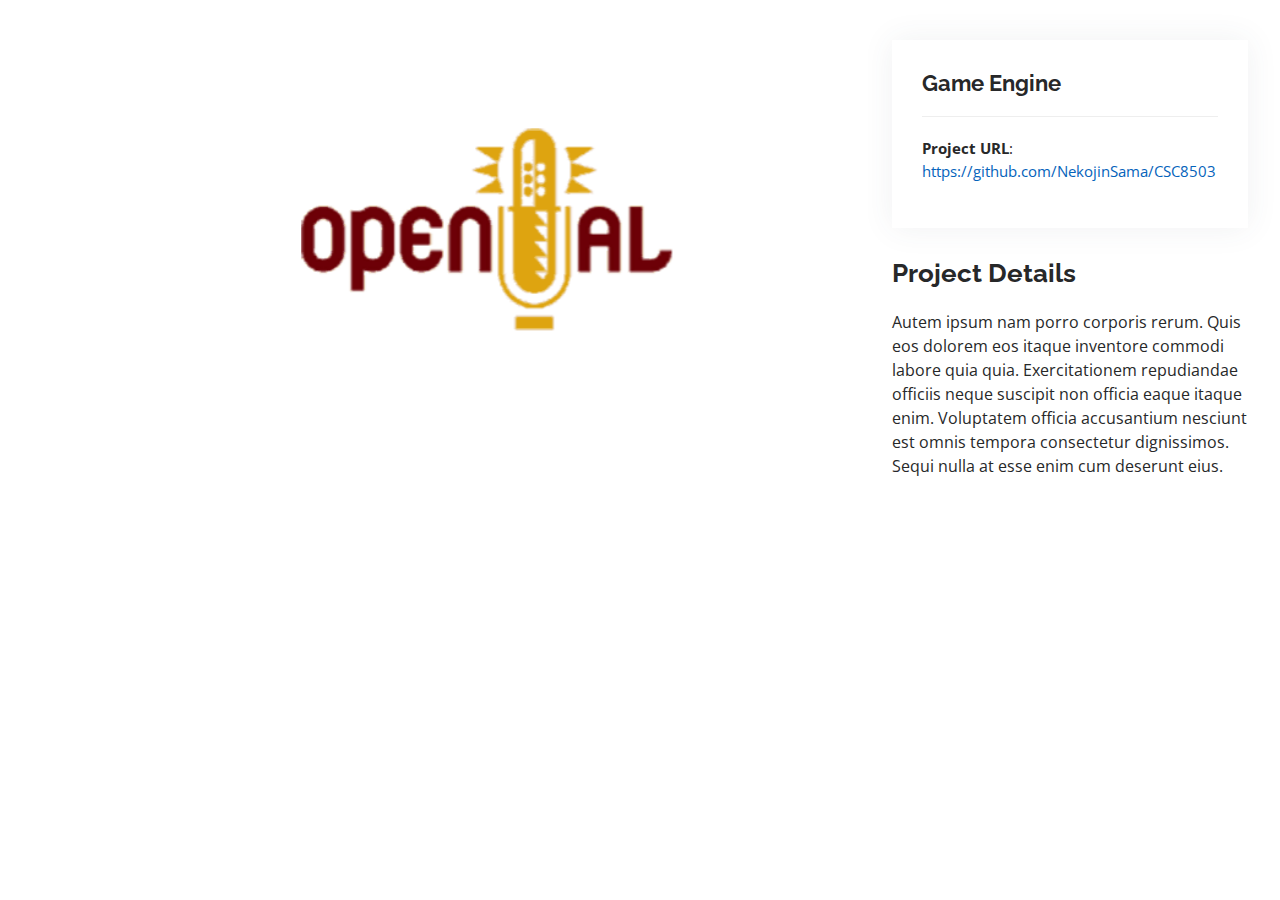
<file: portfolio-details-game-audio.html>
<!DOCTYPE html>
<html lang="en">

<head>
  <meta charset="utf-8">
  <meta content="width=device-width, initial-scale=1.0" name="viewport">

  <title>Portfolio Details - Personal Bootstrap Template</title>
  <meta content="" name="description">
  <meta content="" name="keywords">

  <!-- Favicons -->
  <link href="assets/img/favicon.png" rel="icon">
  <link href="assets/img/apple-touch-icon.png" rel="apple-touch-icon">

  <!-- Google Fonts -->
  <link href="https://fonts.googleapis.com/css?family=Open+Sans:300,300i,400,400i,600,600i,700,700i|Raleway:300,300i,400,400i,500,500i,600,600i,700,700i|Poppins:300,300i,400,400i,500,500i,600,600i,700,700i" rel="stylesheet">

  <!-- Vendor CSS Files -->
  <link href="assets/vendor/aos/aos.css" rel="stylesheet">
  <link href="assets/vendor/bootstrap/css/bootstrap.min.css" rel="stylesheet">
  <link href="assets/vendor/bootstrap-icons/bootstrap-icons.css" rel="stylesheet">
  <link href="assets/vendor/boxicons/css/boxicons.min.css" rel="stylesheet">
  <link href="assets/vendor/glightbox/css/glightbox.min.css" rel="stylesheet">
  <link href="assets/vendor/swiper/swiper-bundle.min.css" rel="stylesheet">

  <!-- Template Main CSS File -->
  <link href="assets/css/style.css" rel="stylesheet">

  <!-- =======================================================
  * Template Name: MyResume - v4.10.0
  * Template URL: https://bootstrapmade.com/free-html-bootstrap-template-my-resume/
  * Author: BootstrapMade.com
  * License: https://bootstrapmade.com/license/
  ======================================================== -->
</head>

<body>

  <main id="main">

    <!-- ======= Portfolio Details Section ======= -->
    <section id="portfolio-details" class="portfolio-details">
      <div class="container">

        <div class="row gy-4">

          <div class="col-lg-8">
            <div class="portfolio-details-slider swiper">
              <div class="swiper-wrapper align-items-center">

                <div class="swiper-slide">
                  <img src="assets/img/portfolio/ProjectAL.png" alt="">
                </div>

              </div>
              <div class="swiper-pagination"></div>
            </div>
          </div>

          <div class="col-lg-4">
            <div class="portfolio-info">
              <h3>Game Engine</h3>
              <ul>
                <li><strong>Project URL</strong>: <a href="https://github.com/NekojinSama/TestAL" onclick="window.open('https://github.com/NekojinSama/CSC8503', '_blank'); return false;">https://github.com/NekojinSama/CSC8503</a></li>
              </ul>
            </div>
            <div class="portfolio-description">
              <h2>Project Details</h2>
              <p>
                Autem ipsum nam porro corporis rerum. Quis eos dolorem eos itaque inventore commodi labore quia quia. Exercitationem repudiandae officiis neque suscipit non officia eaque itaque enim. Voluptatem officia accusantium nesciunt est omnis tempora consectetur dignissimos. Sequi nulla at esse enim cum deserunt eius.
              </p>
            </div>
          </div>

        </div>

      </div>
    </section><!-- End Portfolio Details Section -->

  </main><!-- End #main -->

  <div id="preloader"></div>
  <a href="#" class="back-to-top d-flex align-items-center justify-content-center"><i class="bi bi-arrow-up-short"></i></a>

  <!-- Vendor JS Files -->
  <script src="assets/vendor/purecounter/purecounter_vanilla.js"></script>
  <script src="assets/vendor/aos/aos.js"></script>
  <script src="assets/vendor/bootstrap/js/bootstrap.bundle.min.js"></script>
  <script src="assets/vendor/glightbox/js/glightbox.min.js"></script>
  <script src="assets/vendor/isotope-layout/isotope.pkgd.min.js"></script>
  <script src="assets/vendor/swiper/swiper-bundle.min.js"></script>
  <script src="assets/vendor/typed.js/typed.min.js"></script>
  <script src="assets/vendor/waypoints/noframework.waypoints.js"></script>
  <script src="assets/vendor/php-email-form/validate.js"></script>

  <!-- Template Main JS File -->
  <script src="assets/js/main.js"></script>

</body>

</html>
</file>
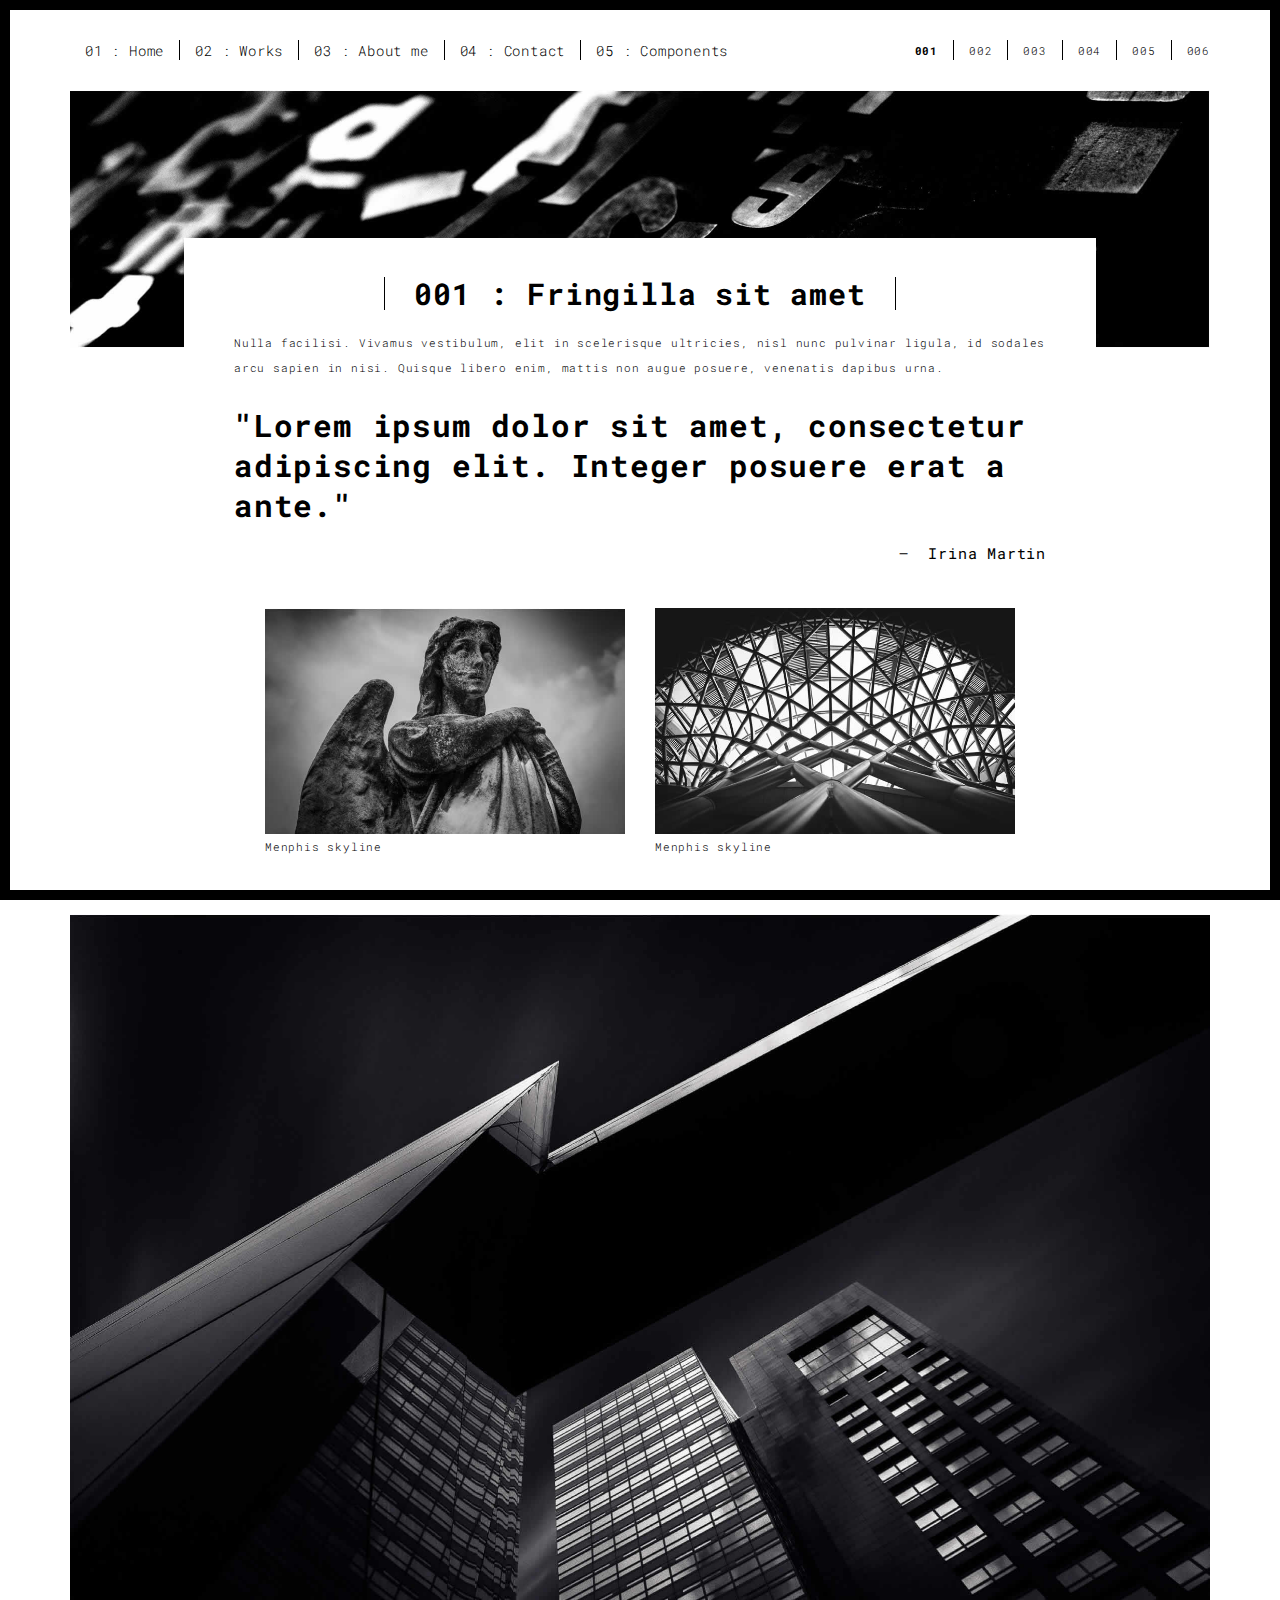
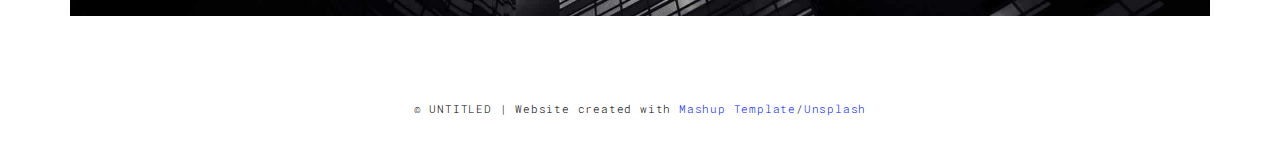
<file: work.html>
<!DOCTYPE html>
<html lang="en">

<head>
  <meta charset="UTF-8">
  <meta content="IE=edge" http-equiv="X-UA-Compatible">
  <meta content="width=device-width,initial-scale=1" name="viewport">
  <meta content="description" name="description">
  <meta name="google" content="notranslate" />
  <meta content="Mashup templates have been developped by Orson.io team" name="author">

  <!-- Disable tap highlight on IE -->
  <meta name="msapplication-tap-highlight" content="no">
  
  <link rel="apple-touch-icon" sizes="180x180" href="./assets/apple-icon-180x180.png">
  <link href="./assets/favicon.ico" rel="icon">

  <title>Title page</title>  

<link href="./main.3f6952e4.css" rel="stylesheet"></head>

<body class="">
<div id="site-border-left"></div>
<div id="site-border-right"></div>
<div id="site-border-top"></div>
<div id="site-border-bottom"></div>
<!-- Add your content of header -->
<header>
  <nav class="navbar  navbar-fixed-top navbar-default">
    <div class="container">
        <button type="button" class="navbar-toggle collapsed" data-toggle="collapse" data-target="#navbar-collapse" aria-expanded="false">
          <span class="sr-only">Toggle navigation</span>
          <span class="icon-bar"></span>
          <span class="icon-bar"></span>
          <span class="icon-bar"></span>
        </button>

      <div class="collapse navbar-collapse" id="navbar-collapse">
        <ul class="nav navbar-nav ">
          <li><a href="./index.html" title="">01 : Home</a></li>
          <li><a href="./works.html" title="">02 : Works</a></li>
          <li><a href="./about.html" title="">03 : About me</a></li>
          <li><a href="./contact.html" title="">04 : Contact</a></li>
          <li><a href="./components.html" title="">05 : Components</a></li>
        </ul>


          <ul class="nav navbar-nav navbar-right navbar-small visible-md visible-lg">
            <li><a href="./index.html" title="" class="active">001</a></li>
            <li><a href="./index.html" title="">002</a></li>
            <li><a href="./index.html" title="">003</a></li>
            <li><a href="./index.html" title="">004</a></li>
            <li><a href="./index.html" title="">005</a></li>
            <li><a href="./index.html" title="">006</a></li>
          </ul>


      </div> 
    </div>
  </nav>
</header>
<div class="section-container">
  <div class="container">
    <div class="row">
      <div class="col-xs-12">
        <img src="./assets/images/work001-01.jpg" class="img-responsive" alt="">
        <div class="card-container">
          <div class="text-center">
            <h1 class="h2">001 : Fringilla sit amet</h1>
          </div>
          <p>Nulla facilisi. Vivamus vestibulum, elit in scelerisque ultricies, nisl nunc pulvinar ligula, id sodales arcu sapien in nisi. Quisque libero enim, mattis non augue posuere, venenatis dapibus urna.</p>

          <blockquote>
            <p>"Lorem ipsum dolor sit amet, consectetur adipiscing elit. Integer posuere erat a ante."</p>
            <small class="pull-right">Irina Martin</small>
          </blockquote>
        </div>
      </div>

      
      
      <div class="col-md-8 col-md-offset-2 section-container-spacer">
        <div class="row">
          <div class="col-xs-12 col-md-6">
            <img src="./assets/images/work001-02.jpg" class="img-responsive" alt="">
            <p>Menphis skyline</p>
          </div>
          <div class="col-xs-12 col-md-6">
            <img src="./assets/images/work001-03.jpg" class="img-responsive" alt="">
            <p>Menphis skyline</p>
          </div>
        </div>
      </div>

      <div class="col-xs-12">
        <img src="./assets/images/work001-04.jpg" class="img-responsive" alt="">
      </div>

    </div>
  </div>
</div>


<footer class="footer-container text-center">
  <div class="container">
    <div class="row">
      <div class="col-xs-12">
        <p>© UNTITLED | Website created with <a href="http://www.mashup-template.com/" title="Create website with free html template">Mashup Template</a>/<a href="https://www.unsplash.com/" title="Beautiful Free Images">Unsplash</a></p>
      </div>
    </div>
  </div>
</footer>

<script>
  document.addEventListener("DOMContentLoaded", function (event) {
     navActivePage();
  });
</script>

<!-- Google Analytics: change UA-XXXXX-X to be your site's ID 

<script>
  (function (i, s, o, g, r, a, m) {
    i['GoogleAnalyticsObject'] = r; i[r] = i[r] || function () {
      (i[r].q = i[r].q || []).push(arguments)
    }, i[r].l = 1 * new Date(); a = s.createElement(o),
      m = s.getElementsByTagName(o)[0]; a.async = 1; a.src = g; m.parentNode.insertBefore(a, m)
  })(window, document, 'script', '//www.google-analytics.com/analytics.js', 'ga');
  ga('create', 'UA-XXXXX-X', 'auto');
  ga('send', 'pageview');
</script>

--> <script type="text/javascript" src="./main.70a66962.js"></script></body>

</html>
</file>
<file: assets/css/main.css>
@font-face{font-family:'Montserrat';src:url("fonts/Montserrat-Black.eot");src:local("☺"),url("fonts/Montserrat-Black.woff") format("woff"),url("fonts/Montserrat-Black.ttf") format("truetype"),url("fonts/Montserrat-Black.svg") format("svg");font-weight:900;font-style:normal}@font-face{font-family:'Montserrat';src:url("fonts/Montserrat-Bold.eot");src:local("☺"),url("fonts/Montserrat-Bold.woff") format("woff"),url("fonts/Montserrat-Bold.ttf") format("truetype"),url("fonts/Montserrat-Bold.svg") format("svg");font-weight:700;font-style:normal}@font-face{font-family:'Montserrat';src:url("fonts/Montserrat-Regular.eot");src:local("☺"),url("fonts/Montserrat-Regular.woff") format("woff"),url("fonts/Montserrat-Regular.ttf") format("truetype"),url("fonts/Montserrat-Regular.svg") format("svg");font-weight:400;font-style:normal}@font-face{font-family:'Montserrat';src:url("fonts/Montserrat-Light.eot");src:local("☺"),url("fonts/Montserrat-Light.woff") format("woff"),url("fonts/Montserrat-Light.ttf") format("truetype"),url("fonts/Montserrat-Light.svg") format("svg");font-weight:300;font-style:normal}/*! normalize.css v3.0.2 | MIT License | git.io/normalize */html{font-family:sans-serif;-ms-text-size-adjust:100%;-webkit-text-size-adjust:100%}body{margin:0}article,aside,details,figcaption,figure,footer,header,hgroup,main,menu,nav,section,summary{display:block}audio,canvas,progress,video{display:inline-block;vertical-align:baseline}audio:not([controls]){display:none;height:0}[hidden],template{display:none}a{background-color:transparent}a:active,a:hover{outline:0}abbr[title]{border-bottom:1px dotted}b,strong{font-weight:bold}dfn{font-style:italic}h1{font-size:2em;margin:0.67em 0}mark{background:#ff0;color:#000}small{font-size:80%}sub,sup{font-size:75%;line-height:0;position:relative;vertical-align:baseline}sup{top:-0.5em}sub{bottom:-0.25em}img{border:0}svg:not(:root){overflow:hidden}figure{margin:1em 40px}hr{box-sizing:content-box;height:0}pre{overflow:auto}code,kbd,pre,samp{font-family:monospace, monospace;font-size:1em}button,input,optgroup,select,textarea{color:inherit;font:inherit;margin:0}button{overflow:visible}button,select{text-transform:none}button,html input[type="button"],input[type="reset"],input[type="submit"]{-webkit-appearance:button;cursor:pointer}button[disabled],html input[disabled]{cursor:default}button::-moz-focus-inner,input::-moz-focus-inner{border:0;padding:0}input{line-height:normal}input[type="checkbox"],input[type="radio"]{box-sizing:border-box;padding:0}input[type="number"]::-webkit-inner-spin-button,input[type="number"]::-webkit-outer-spin-button{height:auto}input[type="search"]{-webkit-appearance:textfield;box-sizing:content-box}input[type="search"]::-webkit-search-cancel-button,input[type="search"]::-webkit-search-decoration{-webkit-appearance:none}fieldset{border:1px solid #c0c0c0;margin:0 2px;padding:0.35em 0.625em 0.75em}legend{border:0;padding:0}textarea{overflow:auto}optgroup{font-weight:bold}table{border-collapse:collapse;border-spacing:0}td,th{padding:0}::-moz-selection{background:#FFF498}::selection{background:#FFF498}::-moz-selection{background:#FFF498}img::-moz-selection{background:transparent}img::selection{background:transparent}img::-moz-selection{background:transparent}body{-webkit-tap-highlight-color:#FFF498}body{background-color:#0c0c0c;font-size:14px;line-height:1.6;font-family:"Montserrat",sans-serif;color:#fff;-webkit-font-smoothing:antialiased;-webkit-text-size-adjust:100%}.l-viewport{position:relative;width:100%;height:100vh;box-shadow:0 0 45px 5px rgba(0,0,0,0.85);overflow:hidden}.l-wrapper{position:relative;width:1440px;max-width:90%;height:100%;margin:0 auto}.l-side-nav{position:absolute;left:0;display:-webkit-box;display:-webkit-flex;display:-ms-flexbox;display:flex;height:100%;-webkit-box-align:center;-webkit-align-items:center;-ms-flex-align:center;align-items:center}.l-side-nav::before{content:"";position:absolute;top:50%;left:0;-webkit-transform:translateY(-50%);transform:translateY(-50%);width:2px;height:70%;max-height:750px;background-color:#555;opacity:.35;z-index:10}@media (max-width: 1180px){.l-side-nav{display:none}}.l-main-content{position:relative;width:100%;height:100%;margin:0;padding:0;list-style:none}.l-section{position:absolute;width:100%;height:100%}.device-notification{display:none;position:fixed;top:0;left:0;width:100%;height:100%;-webkit-box-orient:vertical;-webkit-box-direction:normal;-webkit-flex-direction:column;-ms-flex-direction:column;flex-direction:column;-webkit-box-align:center;-webkit-align-items:center;-ms-flex-align:center;-ms-grid-row-align:center;align-items:center;-webkit-box-pack:center;-webkit-justify-content:center;-ms-flex-pack:center;justify-content:center;background-color:#0c0c0c;z-index:12}.device-notification--logo{display:-webkit-box;display:-webkit-flex;display:-ms-flexbox;display:flex;-webkit-box-align:center;-webkit-align-items:center;-ms-flex-align:center;align-items:center;text-decoration:none;color:#fff}.device-notification--logo p{margin:0 0 0 10px;font-size:16px;font-weight:700;text-transform:uppercase}.device-notification--message{width:70%;margin:30px 0 0 0;font-weight:700;text-align:center}@media (max-width: 767px) and (min-width: 601px) and (max-height: 680px){.device-notification{display:-webkit-box;display:-webkit-flex;display:-ms-flexbox;display:flex}}@media (max-width: 600px) and (min-width: 480px) and (max-height: 580px){.device-notification{display:-webkit-box;display:-webkit-flex;display:-ms-flexbox;display:flex}}@media (max-width: 736px) and (min-width: 360px) and (orientation: landscape){.device-notification{display:-webkit-box;display:-webkit-flex;display:-ms-flexbox;display:flex}}@media(max-width: 359px){.device-notification{display:-webkit-box;display:-webkit-flex;display:-ms-flexbox;display:flex}}.section{opacity:0;visibility:hidden;-webkit-transition:opacity .4s ease-in-out,visibility 0s .4s;transition:opacity .4s ease-in-out,visibility 0s .4s}.section--is-active{opacity:1;visibility:visible;z-index:1;-webkit-transition:opacity .4s ease-in-out .4s;transition:opacity .4s ease-in-out .4s}.section--next{-webkit-transform:translateY(-45px);transform:translateY(-45px);-webkit-transition:-webkit-transform .4s ease-in-out;transition:-webkit-transform .4s ease-in-out;transition:transform .4s ease-in-out;transition:transform .4s ease-in-out, -webkit-transform .4s ease-in-out}.section--prev{-webkit-transform:translateY(45px);transform:translateY(45px);-webkit-transition:-webkit-transform .4s ease-in-out;transition:-webkit-transform .4s ease-in-out;transition:transform .4s ease-in-out;transition:transform .4s ease-in-out, -webkit-transform .4s ease-in-out}.header{position:absolute;top:0;left:0;display:-webkit-box;display:-webkit-flex;display:-ms-flexbox;display:flex;width:100%;height:70px;-webkit-box-align:center;-webkit-align-items:center;-ms-flex-align:center;align-items:center;-webkit-box-pack:justify;-webkit-justify-content:space-between;-ms-flex-pack:justify;justify-content:space-between;z-index:10}.header--logo{display:-webkit-box;display:-webkit-flex;display:-ms-flexbox;display:flex;-webkit-box-align:center;-webkit-align-items:center;-ms-flex-align:center;align-items:center;text-decoration:none;color:#fff}.header--logo p{margin:0 0 0 10px;font-size:16px;font-weight:700;text-transform:uppercase}.header--nav-toggle{display:-webkit-box;display:-webkit-flex;display:-ms-flexbox;display:flex;width:50px;height:50px;-webkit-box-orient:vertical;-webkit-box-direction:normal;-webkit-flex-direction:column;-ms-flex-direction:column;flex-direction:column;-webkit-box-align:center;-webkit-align-items:center;-ms-flex-align:center;align-items:center;-webkit-box-pack:center;-webkit-justify-content:center;-ms-flex-pack:center;justify-content:center;cursor:pointer}.header--nav-toggle span,.header--nav-toggle::before,.header--nav-toggle::after{content:"";position:relative;width:16px;height:2px;background-color:#fff}.header--nav-toggle::before{bottom:5px;width:23px}.header--nav-toggle::after{top:5px;width:23px}.header--cta{position:absolute;top:50%;left:50%;-webkit-transform:translate(-50%, -50%);transform:translate(-50%, -50%);padding:0 20px;line-height:30px;text-decoration:none;color:#fff;font-weight:700;text-transform:uppercase;background-color:#0f33ff;border:none;opacity:0;visibility:hidden;-webkit-transition:opacity .4s ease-in-out,visibility 0s .4s;transition:opacity .4s ease-in-out,visibility 0s .4s}.header--cta:focus{outline:none}.header--cta.is-active{opacity:1;visibility:visible;-webkit-transition:opacity .4s ease-in-out .4s;transition:opacity .4s ease-in-out .4s}@media (max-width: 767px){.header--cta{display:none}}.side-nav{position:relative;display:-webkit-box;display:-webkit-flex;display:-ms-flexbox;display:flex;width:100px;height:70%;max-height:750px;-webkit-box-orient:vertical;-webkit-box-direction:normal;-webkit-flex-direction:column;-ms-flex-direction:column;flex-direction:column;-webkit-justify-content:space-around;-ms-flex-pack:distribute;justify-content:space-around;margin:0;padding:0;list-style-position:inside;z-index:10}.side-nav>li{position:relative;top:-5px;color:#fff;font-size:6px;cursor:pointer}.side-nav>li span{position:relative;top:3px;left:10px;color:#fff;font-size:14px;font-weight:300;opacity:0;visibility:hidden}.side-nav>li::before{position:absolute;top:3px;left:10px;color:#555;font-size:14px;font-weight:300}.side-nav li:nth-child(1)::before{content:"01"}.side-nav li:nth-child(2)::before{content:"02"}.side-nav li:nth-child(3)::before{content:"03"}.side-nav li:nth-child(4)::before{content:"04"}.side-nav li:nth-child(5)::before{content:"05"}.side-nav li.is-active{color:#0f33ff;-webkit-transition:color .4s ease-in-out;transition:color .4s ease-in-out}.side-nav li.is-active span{opacity:1;visibility:visible;-webkit-transition:opacity .4s ease-in-out;transition:opacity .4s ease-in-out}.side-nav li.is-active::before{left:-33px;color:#fff}.intro{position:relative;display:-webkit-box;display:-webkit-flex;display:-ms-flexbox;display:flex;width:900px;max-width:75%;height:100%;-webkit-box-orient:vertical;-webkit-box-direction:normal;-webkit-flex-direction:column;-ms-flex-direction:column;flex-direction:column;-webkit-box-pack:center;-webkit-justify-content:center;-ms-flex-pack:center;justify-content:center;margin:0 auto}@media (max-width: 1180px){.intro{max-width:100%}}.intro--banner{position:relative;height:475px}.intro--banner::before{content:"";position:absolute;bottom:20px;left:-15px;right:0;height:2px;background-color:#282828}.intro--banner::after{content:"";position:absolute;bottom:18px;left:0;width:30px;height:4px;background-color:#0f33ff}.intro--banner h1{position:relative;font-size:68px;font-weight:900;line-height:1;z-index:1}.intro--banner button{position:relative;padding:5px 17px 5px 12px;font-weight:700;text-transform:uppercase;background-color:transparent;border:none}.intro--banner button .btn-background{position:absolute;top:0;left:23px;right:0;height:100%;background-color:#0f33ff;z-index:-1;-webkit-transition:left .2s ease-in-out;transition:left .2s ease-in-out}.intro--banner button:hover .btn-background{left:0}.intro--banner button:focus{outline:none}.intro--banner button svg{position:relative;left:5px;width:15px;fill:#fff}.intro--banner img{position:absolute;bottom:21px;right:-12px}.intro--options{display:-webkit-box;display:-webkit-flex;display:-ms-flexbox;display:flex;-webkit-box-pack:justify;-webkit-justify-content:space-between;-ms-flex-pack:justify;justify-content:space-between;margin:0;padding:0;list-style:none}.intro--options>a{max-width:250px;text-decoration:none;color:#282828;-webkit-transition:color .2s ease-in-out;transition:color .2s ease-in-out}.intro--options>a:hover{color:#fff}.intro--options h3{font-size:16px;text-transform:uppercase}.intro--options p{margin-bottom:0}@media (max-width: 900px){.intro--banner{height:380px}.intro--banner h1{font-size:55px}.intro--banner img{width:430px}.intro--options>a{margin-right:30px}.intro--options>a:last-child{margin-right:0}}@media (max-width: 767px){.intro--banner{height:305px}.intro--banner h1{font-size:44px}.intro--banner img{width:330px}.intro--options{display:block}.intro--options>a{display:block;max-width:100%;margin:0 0 30px 0}.intro--options>a:last-child{margin-bottom:0}}@media (max-width: 600px){.intro--banner{height:360px}.intro--banner h1{font-size:55px}.intro--banner img{display:none}}@media (max-width: 600px) and (max-height: 750px){.intro--banner{height:auto}.intro--banner::before,.intro--banner::after{display:none}.intro--banner h1{margin-top:0}.intro--options{display:none}}.work{position:relative;display:-webkit-box;display:-webkit-flex;display:-ms-flexbox;display:flex;width:960px;max-width:80%;height:100%;-webkit-box-orient:vertical;-webkit-box-direction:normal;-webkit-flex-direction:column;-ms-flex-direction:column;flex-direction:column;-webkit-box-pack:center;-webkit-justify-content:center;-ms-flex-pack:center;justify-content:center;margin:0 auto}@media (max-width: 1180px){.work{max-width:100%}}.work h2{margin:0 0 20px 0;font-size:30px;text-align:center}.work--lockup{position:relative}.work--lockup .slider{position:relative;display:-webkit-box;display:-webkit-flex;display:-ms-flexbox;display:flex;width:80%;margin:0 auto;padding:0;list-style:none}.work--lockup .slider--item{position:absolute;display:none;text-align:center}.work--lockup .slider--item a{text-decoration:none;color:#858585}.work--lockup .slider--item-title{margin-top:10px;font-size:12px;font-weight:700;text-transform:uppercase}.work--lockup .slider--item-description{display:none;max-width:250px;margin:0 auto}.work--lockup .slider--item-image{width:150px;height:150px;margin:0 auto;border-radius:50%;overflow:hidden}.work--lockup .slider--item-image img{width:100%}.work--lockup .slider--item-left{top:50%;left:0;-webkit-transform:translateY(-50%);transform:translateY(-50%);display:block}.work--lockup .slider--item-right{top:50%;right:0;-webkit-transform:translateY(-50%);transform:translateY(-50%);display:block}.work--lockup .slider--item-center{position:relative;top:30px;left:50%;-webkit-transform:translateX(-50%);transform:translateX(-50%);display:block}.work--lockup .slider--item-center a{color:#fff}.work--lockup .slider--item-center .slider--item-title{margin-top:25px;font-size:16px}.work--lockup .slider--item-center .slider--item-description{display:block}.work--lockup .slider--item-center .slider--item-image{width:300px;height:300px}.work--lockup .slider--next,.work--lockup .slider--prev{position:absolute;top:160px;display:-webkit-box;display:-webkit-flex;display:-ms-flexbox;display:flex;width:50px;height:50px;-webkit-box-align:center;-webkit-align-items:center;-ms-flex-align:center;align-items:center;-webkit-box-pack:center;-webkit-justify-content:center;-ms-flex-pack:center;justify-content:center;background-color:#282828;border-radius:50%;cursor:pointer}.work--lockup .slider--next svg,.work--lockup .slider--prev svg{width:20px;fill:#fff}.work--lockup .slider--next{right:0}.work--lockup .slider--prev{left:0}@media (max-width: 900px){.work--lockup .slider--item-image{width:120px;height:120px}.work--lockup .slider--item-center .slider--item-image{width:240px;height:240px}.work--lockup .slider--next,.work--lockup .slider--prev{top:130px}}@media (max-width: 767px){.work--lockup .slider{width:75%}.work--lockup .slider--item-image{width:90px;height:90px}.work--lockup .slider--item-center .slider--item-image{width:190px;height:190px}.work--lockup .slider--next,.work--lockup .slider--prev{top:105px}}@media (max-width: 600px){.work--lockup .slider{width:auto}.work--lockup .slider--item-left,.work--lockup .slider--item-right{display:none}}.about{position:relative;display:-webkit-box;display:-webkit-flex;display:-ms-flexbox;display:flex;width:900px;max-width:75%;height:100%;-webkit-box-orient:vertical;-webkit-box-direction:normal;-webkit-flex-direction:column;-ms-flex-direction:column;flex-direction:column;-webkit-box-pack:center;-webkit-justify-content:center;-ms-flex-pack:center;justify-content:center;margin:0 auto}@media (max-width: 1180px){.about{max-width:100%}}.about--banner{position:relative;height:475px}.about--banner::before{content:"";position:absolute;top:20px;left:200px;-webkit-transform:rotate(-25deg);transform:rotate(-25deg);border:5px solid #0f33ff;border-right-color:transparent;border-bottom-color:transparent}.about--banner::after{content:"";position:absolute;top:75px;left:400px;-webkit-transform:rotate(45deg);transform:rotate(45deg);width:10px;height:10px;background-color:#0f33ff}.about--banner h2{position:relative;margin-top:35px;font-size:68px;font-weight:900;line-height:1;z-index:1}.about--banner h2::before{content:"";position:absolute;top:60px;left:268px;width:30px;height:30px;background-color:#0f33ff;border-radius:50%}.about--banner h2::after{content:"";position:absolute;top:255px;left:255px;width:10px;height:10px;background-color:#0f33ff}.about--banner a{padding:5px 17px 5px 0;text-decoration:none;color:#fff;font-weight:700;text-transform:uppercase;background-color:transparent}.about--banner a:hover svg{left:10px}.about--banner a svg{position:relative;left:5px;width:15px;fill:#fff;-webkit-transition:left .2s ease-in-out;transition:left .2s ease-in-out}.about--banner img{position:absolute;bottom:-90px;right:-12px}.about--options{display:-webkit-box;display:-webkit-flex;display:-ms-flexbox;display:flex;max-width:600px;-webkit-box-pack:justify;-webkit-justify-content:space-between;-ms-flex-pack:justify;justify-content:space-between;margin:0;padding:0;list-style:none}.about--options>a{position:relative;width:150px;height:75px;text-decoration:none;color:#fff;border:10px solid #0f33ff;background-position:center;background-size:cover;background-repeat:no-repeat}.about--options>a:nth-child(1){background-image:url("../img/about-winners.jpg")}.about--options>a:nth-child(2){background-image:url("../img/about-philosophy.jpg")}.about--options>a:nth-child(3){background-image:url("../img/about-history.jpg")}.about--options>a:hover h3{bottom:-50px}.about--options h3{position:absolute;bottom:-38px;left:10px;font-size:16px;text-transform:uppercase;-webkit-transition:bottom .2s ease-in-out,left .2s ease-in-out;transition:bottom .2s ease-in-out,left .2s ease-in-out}@media (max-width: 767px){.about--banner{height:305px}.about--banner::before{top:0;left:125px}.about--banner::after{top:35px;left:260px}.about--banner h2{margin-top:10px;font-size:44px}.about--banner h2::before{top:28px;left:168px}.about--banner h2::after{top:163px;left:163px}.about--banner img{width:315px}}@media (max-width: 600px){.about--banner{height:auto}.about--banner::before{left:155px}.about--banner::after{left:310px}.about--banner h2{margin-top:0;font-size:55px}.about--banner h2::before{top:43px;left:214px}.about--banner h2::after{top:205px;left:205px}.about--banner img{display:none}.about--options{display:none}}.contact{position:fixed;top:0;left:0;width:100%;height:100%;background-image:url("../img/contact-visual.png");background-position:center;background-size:cover;background-repeat:no-repeat}.contact--lockup{position:relative;display:-webkit-box;display:-webkit-flex;display:-ms-flexbox;display:flex;width:900px;max-width:75%;height:100%;-webkit-box-align:center;-webkit-align-items:center;-ms-flex-align:center;align-items:center;-webkit-box-pack:end;-webkit-justify-content:flex-end;-ms-flex-pack:end;justify-content:flex-end;margin:0 auto}@media (max-width: 1180px){.contact--lockup{max-width:90%}}@media (max-width: 767px){.contact--lockup{-webkit-box-pack:center;-webkit-justify-content:center;-ms-flex-pack:center;justify-content:center}}.contact--lockup .modal{padding:45px 45px;text-align:center;background-color:#0c0c0c;box-shadow:0 0 30px 0 rgba(0,0,0,0.75)}.contact--lockup .modal--information p,.contact--lockup .modal--information a{display:block;margin:14px 0;text-decoration:none;color:#fff;font-weight:700}.contact--lockup .modal--information p{margin-top:0}.contact--lockup .modal--options{margin:0;padding:0;list-style:none}.contact--lockup .modal--options>li{width:130px;margin:0 auto 25px auto}.contact--lockup .modal--options li:nth-child(1){background-color:#1769ff}.contact--lockup .modal--options li:nth-child(2){background-color:#ea4c89}.contact--lockup .modal--options li:nth-child(3){margin-bottom:0;background-color:#0f33ff;text-transform:uppercase}.contact--lockup .modal--options a{display:block;width:100%;padding:8px 0;text-decoration:none;color:#fff;font-weight:700}.hire{position:relative;display:-webkit-box;display:-webkit-flex;display:-ms-flexbox;display:flex;width:700px;max-width:75%;height:100%;-webkit-box-orient:vertical;-webkit-box-direction:normal;-webkit-flex-direction:column;-ms-flex-direction:column;flex-direction:column;-webkit-box-pack:center;-webkit-justify-content:center;-ms-flex-pack:center;justify-content:center;margin:0 auto}@media (max-width: 1180px){.hire{max-width:100%}}.hire h2{margin:0 0 20px 0;font-size:30px;text-align:center}.work-request{display:-webkit-box;display:-webkit-flex;display:-ms-flexbox;display:flex;width:100%;-webkit-box-orient:vertical;-webkit-box-direction:normal;-webkit-flex-direction:column;-ms-flex-direction:column;flex-direction:column;-webkit-box-align:center;-webkit-align-items:center;-ms-flex-align:center;align-items:center;color:#fff}.work-request input[type="submit"]{width:400px;max-width:100%;line-height:50px;font-size:16px;font-weight:700;text-transform:uppercase;background-color:#0f33ff;border:none;border-radius:0}.work-request input[type="submit"]:focus{outline:none}.work-request--options{display:-webkit-box;display:-webkit-flex;display:-ms-flexbox;display:flex;width:100%;-webkit-box-orient:vertical;-webkit-box-direction:normal;-webkit-flex-direction:column;-ms-flex-direction:column;flex-direction:column;-webkit-box-align:center;-webkit-align-items:center;-ms-flex-align:center;align-items:center;margin:30px 0}.work-request--options .options-a{display:-webkit-box;display:-webkit-flex;display:-ms-flexbox;display:flex;width:100%;-webkit-box-pack:justify;-webkit-justify-content:space-between;-ms-flex-pack:justify;justify-content:space-between}.work-request--options .options-b{display:-webkit-box;display:-webkit-flex;display:-ms-flexbox;display:flex;width:72%;-webkit-flex-wrap:wrap;-ms-flex-wrap:wrap;flex-wrap:wrap;-webkit-justify-content:space-around;-ms-flex-pack:distribute;justify-content:space-around}.work-request--options label{display:block;width:200px;margin-bottom:30px;line-height:50px;font-size:16px;font-weight:700;text-align:center;border:2px solid #fff;cursor:pointer;-webkit-transition:background-color .2s ease-in-out,border-color .2s ease-in-out;transition:background-color .2s ease-in-out,border-color .2s ease-in-out}.work-request--options label svg{position:relative;left:-5px;width:0;fill:#fff;-webkit-transition:width .2s ease-in-out;transition:width .2s ease-in-out}.work-request--options input[type="checkbox"]{display:none}.work-request--options input[type="checkbox"]:checked+label{background-color:#0f33ff;border-color:#0f33ff}.work-request--options input[type="checkbox"]:checked+label svg{width:15px}.work-request--information{display:-webkit-box;display:-webkit-flex;display:-ms-flexbox;display:flex;width:100%;-webkit-box-pack:justify;-webkit-justify-content:space-between;-ms-flex-pack:justify;justify-content:space-between;margin-bottom:60px}.work-request--information .information-name,.work-request--information .information-email{position:relative;width:45%;height:50px;font-size:30px;font-weight:300}.work-request--information input[type="text"],.work-request--information input[type="email"]{width:100%;padding:0 0 5px 0;background-color:transparent;border:none;border-bottom:1px solid #fff;border-radius:0}.work-request--information input[type="text"]:focus,.work-request--information input[type="email"]:focus{outline:none;background-color:#0c0c0c}.work-request--information label{position:absolute;top:0;left:0;pointer-events:none;-webkit-transition:top .2s ease-in-out,font-size .2s ease-in-out;transition:top .2s ease-in-out,font-size .2s ease-in-out}.work-request--information input:focus+label,.work-request--information input.has-value+label{top:-15px;font-size:14px}@media (max-width: 767px){.work-request--options{-webkit-box-orient:horizontal;-webkit-box-direction:normal;-webkit-flex-direction:row;-ms-flex-direction:row;flex-direction:row;-webkit-justify-content:space-around;-ms-flex-pack:distribute;justify-content:space-around}.work-request--options .options-a,.work-request--options .options-b{display:block;width:auto}}@media (max-width: 600px){.work-request--options{margin:20px 0}}@media (max-width: 600px) and (max-width: 415px){.work-request--options{-webkit-box-pack:justify;-webkit-justify-content:space-between;-ms-flex-pack:justify;justify-content:space-between}}@media (max-width: 600px){.work-request--options label{width:150px;margin-bottom:15px;font-size:14px}.work-request--options input[type="checkbox"]:checked+label svg{width:12px}.work-request--information{margin-bottom:30px}.work-request--information .information-name,.work-request--information .information-email{height:40px;font-size:24px}}.perspective{position:relative;width:100%;height:100%;overflow:hidden}.perspective--modalview{position:fixed;-webkit-perspective:1500px;perspective:1500px}.container{position:relative;-webkit-transform:translateZ(0) translateX(0) rotateY(0deg);transform:translateZ(0) translateX(0) rotateY(0deg);min-height:100%;outline:30px solid #0f33ff;-webkit-transition:-webkit-transform .4s;transition:-webkit-transform .4s;transition:transform .4s;transition:transform .4s, -webkit-transform .4s}.modalview .container{position:absolute;width:100%;height:100%;overflow:hidden;-webkit-backface-visibility:hidden;backface-visibility:hidden}.effect-rotate-left .container{-webkit-transform-origin:0% 50%;transform-origin:0% 50%;-webkit-transition:-webkit-transform .4s;transition:-webkit-transform .4s;transition:transform .4s;transition:transform .4s, -webkit-transform .4s}.effect-rotate-left--animate .container{-webkit-transform:translateZ(-1800px) translateX(-50%) rotateY(45deg);transform:translateZ(-1800px) translateX(-50%) rotateY(45deg);outline:30px solid #0f33ff}.outer-nav{position:absolute;top:50%;left:55%;-webkit-transform:translateY(-50%);transform:translateY(-50%);-webkit-transform-style:preserve-3d;transform-style:preserve-3d;margin:0;padding:0;list-style:none;text-align:center;visibility:hidden;-webkit-transition:visibility 0s .2s;transition:visibility 0s .2s}.outer-nav.is-vis{visibility:visible}.outer-nav--return{position:absolute;top:0;left:0;width:100%;height:100%;display:none;cursor:pointer;z-index:11}.outer-nav--return.is-vis{display:block}.outer-nav>li{-webkit-transform-style:preserve-3d;transform-style:preserve-3d;-webkit-transform:translateX(350px) translateZ(-1000px);transform:translateX(350px) translateZ(-1000px);font-size:55px;font-weight:900;opacity:0;cursor:pointer;-webkit-transition:opacity .2s,-webkit-transform .2s;transition:opacity .2s,-webkit-transform .2s;transition:transform .2s,opacity .2s;transition:transform .2s,opacity .2s,-webkit-transform .2s}.outer-nav>li.is-vis{-webkit-transform:translateX(0) translateZ(0);transform:translateX(0) translateZ(0);opacity:1;-webkit-transition:opacity .4s,-webkit-transform .4s;transition:opacity .4s,-webkit-transform .4s;transition:transform .4s,opacity .4s;transition:transform .4s,opacity .4s,-webkit-transform .4s}.outer-nav>li::before{content:"";position:absolute;top:50%;left:50%;-webkit-transform:translate(-50%, -25%);transform:translate(-50%, -25%);width:110%;height:15px;opacity:0;background-color:#0f33ff}.outer-nav>li.is-active::before{opacity:1}@media (max-width: 767px){.outer-nav>li{font-size:44px}}@media (max-width: 600px){.outer-nav>li{font-size:34px}}.outer-nav li.is-vis:nth-child(2){-webkit-transition-delay:.04s;transition-delay:.04s}.outer-nav li.is-vis:nth-child(3){-webkit-transition-delay:.08s;transition-delay:.08s}.outer-nav li.is-vis:nth-child(4){-webkit-transition-delay:.12s;transition-delay:.12s}.outer-nav li.is-vis:nth-child(5){-webkit-transition-delay:.16s;transition-delay:.16s}
</file>
<file: main.3f6952e4.css>
@import url(https://fonts.googleapis.com/css?family=Roboto:900|Roboto+Mono:300,400,700);@import url(https://maxcdn.bootstrapcdn.com/font-awesome/4.7.0/css/font-awesome.min.css);/*!
 * Bootstrap v3.3.7 (http://getbootstrap.com)
 * Copyright 2011-2016 Twitter, Inc.
 * Licensed under MIT (https://github.com/twbs/bootstrap/blob/master/LICENSE)
 */
/*! normalize.css v3.0.3 | MIT License | github.com/necolas/normalize.css */html{font-family:sans-serif;-ms-text-size-adjust:100%;-webkit-text-size-adjust:100%}body{margin:0}article,aside,details,figcaption,figure,footer,header,hgroup,main,menu,nav,section,summary{display:block}audio,canvas,progress,video{display:inline-block;vertical-align:baseline}audio:not([controls]){display:none;height:0}[hidden],template{display:none}a{background-color:transparent}a:active,a:hover{outline:0}abbr[title]{border-bottom:1px dotted}b,strong{font-weight:700}dfn{font-style:italic}h1{font-size:2em;margin:.67em 0}mark{background:#ff0;color:#000}small{font-size:80%}sub,sup{font-size:75%;line-height:0;position:relative;vertical-align:baseline}sup{top:-.5em}sub{bottom:-.25em}img{border:0}svg:not(:root){overflow:hidden}figure{margin:1em 40px}hr{box-sizing:content-box;height:0}pre{overflow:auto}code,kbd,pre,samp{font-family:monospace,monospace;font-size:1em}button,input,optgroup,select,textarea{color:inherit;font:inherit;margin:0}button{overflow:visible}button,select{text-transform:none}button,html input[type=button],input[type=reset],input[type=submit]{-webkit-appearance:button;cursor:pointer}button[disabled],html input[disabled]{cursor:default}button::-moz-focus-inner,input::-moz-focus-inner{border:0;padding:0}input{line-height:normal}input[type=checkbox],input[type=radio]{box-sizing:border-box;padding:0}input[type=number]::-webkit-inner-spin-button,input[type=number]::-webkit-outer-spin-button{height:auto}input[type=search]{-webkit-appearance:textfield;box-sizing:content-box}input[type=search]::-webkit-search-cancel-button,input[type=search]::-webkit-search-decoration{-webkit-appearance:none}fieldset{border:1px solid silver;margin:0 2px;padding:.35em .625em .75em}textarea{overflow:auto}optgroup{font-weight:700}table{border-collapse:collapse;border-spacing:0}td,th{padding:0}

/*! Source: https://github.com/h5bp/html5-boilerplate/blob/master/src/css/main.css */@media print{*,:after,:before{background:transparent!important;color:#000!important;box-shadow:none!important;text-shadow:none!important}a,a:visited{text-decoration:underline}a[href]:after{content:" (" attr(href) ")"}abbr[title]:after{content:" (" attr(title) ")"}a[href^="#"]:after,a[href^="javascript:"]:after{content:""}blockquote,pre{border:1px solid #999;page-break-inside:avoid}thead{display:table-header-group}img,tr{page-break-inside:avoid}img{max-width:100%!important}h2,h3,p{orphans:3;widows:3}h2,h3{page-break-after:avoid}.navbar{display:none}.btn>.caret,.dropup>.btn>.caret{border-top-color:#000!important}.label{border:1px solid #000}.table{border-collapse:collapse!important}.table td,.table th{background-color:#fff!important}.table-bordered td,.table-bordered th{border:1px solid #ddd!important}}*,:after,:before{-webkit-box-sizing:border-box;-moz-box-sizing:border-box;box-sizing:border-box}html{font-size:10px;-webkit-tap-highlight-color:transparent}body{font-family:Roboto Mono,Helvetica,Arial,sans-serif;font-size:11px;line-height:1.78;color:#000;background-color:#fff}button,input,select,textarea{font-family:inherit;font-size:inherit;line-height:inherit}a{color:#001aff;text-decoration:none}a:focus,a:hover{color:#0012b3;text-decoration:underline}a:focus{outline:5px auto -webkit-focus-ring-color;outline-offset:-2px}figure{margin:0}img{vertical-align:middle}.img-responsive{display:block;max-width:100%;height:auto}.img-rounded{border-radius:0}.img-thumbnail{padding:4px;line-height:1.78;background-color:#fff;border:1px solid #ddd;border-radius:0;-webkit-transition:all .2s ease-in-out;-o-transition:all .2s ease-in-out;transition:all .2s ease-in-out;display:inline-block;max-width:100%;height:auto}.img-circle{border-radius:50%}hr{margin-top:19px;margin-bottom:19px;border:0;border-top:1px solid #eee}.sr-only{position:absolute;width:1px;height:1px;margin:-1px;padding:0;overflow:hidden;clip:rect(0,0,0,0);border:0}.sr-only-focusable:active,.sr-only-focusable:focus{position:static;width:auto;height:auto;margin:0;overflow:visible;clip:auto}[role=button]{cursor:pointer}.h1,.h2,.h3,.h4,.h5,.h6,h1,h2,h3,h4,h5,h6{font-family:Roboto Mono,Helvetica,Arial,sans-serif;font-weight:700;line-height:1.1;color:#000}.h1 .small,.h1 small,.h2 .small,.h2 small,.h3 .small,.h3 small,.h4 .small,.h4 small,.h5 .small,.h5 small,.h6 .small,.h6 small,h1 .small,h1 small,h2 .small,h2 small,h3 .small,h3 small,h4 .small,h4 small,h5 .small,h5 small,h6 .small,h6 small{font-weight:400;line-height:1;color:#777}.h1,.h2,.h3,h1,h2,h3{margin-top:19px;margin-bottom:9.5px}.h1 .small,.h1 small,.h2 .small,.h2 small,.h3 .small,.h3 small,h1 .small,h1 small,h2 .small,h2 small,h3 .small,h3 small{font-size:65%}.h4,.h5,.h6,h4,h5,h6{margin-top:9.5px;margin-bottom:9.5px}.h4 .small,.h4 small,.h5 .small,.h5 small,.h6 .small,.h6 small,h4 .small,h4 small,h5 .small,h5 small,h6 .small,h6 small{font-size:75%}.h1,h1{font-size:70px}.h2,h2{font-size:30px}.h3,h3{font-size:20px}.h4,.h5,h4,h5{font-size:11px}.h6,h6{font-size:10px}p{margin:0 0 9.5px}.lead{margin-bottom:19px;font-size:12px;font-weight:300;line-height:1.4}@media (min-width:768px){.lead{font-size:16.5px}}.small,small{font-size:90%}.mark,mark{background-color:#fcf8e3;padding:.2em}.text-left{text-align:left}.text-right{text-align:right}.text-center{text-align:center}.text-justify{text-align:justify}.text-nowrap{white-space:nowrap}.text-lowercase{text-transform:lowercase}.initialism,.text-uppercase{text-transform:uppercase}.text-capitalize{text-transform:capitalize}.text-muted{color:#777}.text-primary{color:#001aff}a.text-primary:focus,a.text-primary:hover{color:#0015cc}.text-success{color:#fff}a.text-success:focus,a.text-success:hover{color:#e6e6e6}.text-info{color:#31708f}a.text-info:focus,a.text-info:hover{color:#245269}.text-warning{color:#8a6d3b}a.text-warning:focus,a.text-warning:hover{color:#66512c}.text-danger{color:#fff}a.text-danger:focus,a.text-danger:hover{color:#e6e6e6}.bg-primary{color:#fff;background-color:#001aff}a.bg-primary:focus,a.bg-primary:hover{background-color:#0015cc}.bg-success,a.bg-success:focus,a.bg-success:hover{background-color:#000}.bg-info{background-color:#d9edf7}a.bg-info:focus,a.bg-info:hover{background-color:#afd9ee}.bg-warning{background-color:#fcf8e3}a.bg-warning:focus,a.bg-warning:hover{background-color:#f7ecb5}.bg-danger{background-color:red}a.bg-danger:focus,a.bg-danger:hover{background-color:#c00}.page-header{padding-bottom:8.5px;margin:38px 0 19px;border-bottom:1px solid #eee}ol,ul{margin-top:0;margin-bottom:9.5px}ol ol,ol ul,ul ol,ul ul{margin-bottom:0}.list-inline,.list-unstyled{padding-left:0;list-style:none}.list-inline{margin-left:-5px}.list-inline>li{display:inline-block;padding-left:5px;padding-right:5px}dl{margin-top:0;margin-bottom:19px}dd,dt{line-height:1.78}dt{font-weight:700}dd{margin-left:0}.dl-horizontal dd:after,.dl-horizontal dd:before{content:" ";display:table}.dl-horizontal dd:after{clear:both}@media (min-width:768px){.dl-horizontal dt{float:left;width:160px;clear:left;text-align:right;overflow:hidden;text-overflow:ellipsis;white-space:nowrap}.dl-horizontal dd{margin-left:180px}}abbr[data-original-title],abbr[title]{cursor:help;border-bottom:1px dotted #777}.initialism{font-size:90%}blockquote{padding:9.5px 19px;margin:0 0 19px;font-size:13.75px;border-left:5px solid #eee}blockquote ol:last-child,blockquote p:last-child,blockquote ul:last-child{margin-bottom:0}blockquote .small,blockquote footer,blockquote small{display:block;font-size:80%;line-height:1.78;color:#777}blockquote .small:before,blockquote footer:before,blockquote small:before{content:"\2014   \A0"}.blockquote-reverse,blockquote.pull-right{padding-right:15px;padding-left:0;border-right:5px solid #eee;border-left:0;text-align:right}.blockquote-reverse .small:before,.blockquote-reverse footer:before,.blockquote-reverse small:before,blockquote.pull-right .small:before,blockquote.pull-right footer:before,blockquote.pull-right small:before{content:""}.blockquote-reverse .small:after,.blockquote-reverse footer:after,.blockquote-reverse small:after,blockquote.pull-right .small:after,blockquote.pull-right footer:after,blockquote.pull-right small:after{content:"\A0   \2014"}address{margin-bottom:19px;font-style:normal;line-height:1.78}code,kbd,pre,samp{font-family:Menlo,Monaco,Consolas,Courier New,monospace}code{color:#c7254e;background-color:#f9f2f4}code,kbd{padding:2px 4px;font-size:90%;border-radius:0}kbd{color:#fff;background-color:#333;box-shadow:inset 0 -1px 0 rgba(0,0,0,.25)}kbd kbd{padding:0;font-size:100%;font-weight:700;box-shadow:none}pre{display:block;padding:9px;margin:0 0 9.5px;font-size:10px;line-height:1.78;word-break:break-all;word-wrap:break-word;color:#333;background-color:#f5f5f5;border:1px solid #ccc;border-radius:0}pre code{padding:0;font-size:inherit;color:inherit;white-space:pre-wrap;background-color:transparent;border-radius:0}.pre-scrollable{max-height:340px;overflow-y:scroll}.container{margin-right:auto;margin-left:auto;padding-left:15px;padding-right:15px}.container:after,.container:before{content:" ";display:table}.container:after{clear:both}@media (min-width:768px){.container{width:750px}}@media (min-width:992px){.container{width:970px}}@media (min-width:1200px){.container{width:1170px}}.container-fluid{margin-right:auto;margin-left:auto;padding-left:15px;padding-right:15px}.container-fluid:after,.container-fluid:before{content:" ";display:table}.container-fluid:after{clear:both}.row{margin-left:-15px;margin-right:-15px}.row:after,.row:before{content:" ";display:table}.row:after{clear:both}.col-lg-1,.col-lg-2,.col-lg-3,.col-lg-4,.col-lg-5,.col-lg-6,.col-lg-7,.col-lg-8,.col-lg-9,.col-lg-10,.col-lg-11,.col-lg-12,.col-md-1,.col-md-2,.col-md-3,.col-md-4,.col-md-5,.col-md-6,.col-md-7,.col-md-8,.col-md-9,.col-md-10,.col-md-11,.col-md-12,.col-sm-1,.col-sm-2,.col-sm-3,.col-sm-4,.col-sm-5,.col-sm-6,.col-sm-7,.col-sm-8,.col-sm-9,.col-sm-10,.col-sm-11,.col-sm-12,.col-xs-1,.col-xs-2,.col-xs-3,.col-xs-4,.col-xs-5,.col-xs-6,.col-xs-7,.col-xs-8,.col-xs-9,.col-xs-10,.col-xs-11,.col-xs-12{position:relative;min-height:1px;padding-left:15px;padding-right:15px}.col-xs-1,.col-xs-2,.col-xs-3,.col-xs-4,.col-xs-5,.col-xs-6,.col-xs-7,.col-xs-8,.col-xs-9,.col-xs-10,.col-xs-11,.col-xs-12{float:left}.col-xs-1{width:8.33333%}.col-xs-2{width:16.66667%}.col-xs-3{width:25%}.col-xs-4{width:33.33333%}.col-xs-5{width:41.66667%}.col-xs-6{width:50%}.col-xs-7{width:58.33333%}.col-xs-8{width:66.66667%}.col-xs-9{width:75%}.col-xs-10{width:83.33333%}.col-xs-11{width:91.66667%}.col-xs-12{width:100%}.col-xs-pull-0{right:auto}.col-xs-pull-1{right:8.33333%}.col-xs-pull-2{right:16.66667%}.col-xs-pull-3{right:25%}.col-xs-pull-4{right:33.33333%}.col-xs-pull-5{right:41.66667%}.col-xs-pull-6{right:50%}.col-xs-pull-7{right:58.33333%}.col-xs-pull-8{right:66.66667%}.col-xs-pull-9{right:75%}.col-xs-pull-10{right:83.33333%}.col-xs-pull-11{right:91.66667%}.col-xs-pull-12{right:100%}.col-xs-push-0{left:auto}.col-xs-push-1{left:8.33333%}.col-xs-push-2{left:16.66667%}.col-xs-push-3{left:25%}.col-xs-push-4{left:33.33333%}.col-xs-push-5{left:41.66667%}.col-xs-push-6{left:50%}.col-xs-push-7{left:58.33333%}.col-xs-push-8{left:66.66667%}.col-xs-push-9{left:75%}.col-xs-push-10{left:83.33333%}.col-xs-push-11{left:91.66667%}.col-xs-push-12{left:100%}.col-xs-offset-0{margin-left:0}.col-xs-offset-1{margin-left:8.33333%}.col-xs-offset-2{margin-left:16.66667%}.col-xs-offset-3{margin-left:25%}.col-xs-offset-4{margin-left:33.33333%}.col-xs-offset-5{margin-left:41.66667%}.col-xs-offset-6{margin-left:50%}.col-xs-offset-7{margin-left:58.33333%}.col-xs-offset-8{margin-left:66.66667%}.col-xs-offset-9{margin-left:75%}.col-xs-offset-10{margin-left:83.33333%}.col-xs-offset-11{margin-left:91.66667%}.col-xs-offset-12{margin-left:100%}@media (min-width:768px){.col-sm-1,.col-sm-2,.col-sm-3,.col-sm-4,.col-sm-5,.col-sm-6,.col-sm-7,.col-sm-8,.col-sm-9,.col-sm-10,.col-sm-11,.col-sm-12{float:left}.col-sm-1{width:8.33333%}.col-sm-2{width:16.66667%}.col-sm-3{width:25%}.col-sm-4{width:33.33333%}.col-sm-5{width:41.66667%}.col-sm-6{width:50%}.col-sm-7{width:58.33333%}.col-sm-8{width:66.66667%}.col-sm-9{width:75%}.col-sm-10{width:83.33333%}.col-sm-11{width:91.66667%}.col-sm-12{width:100%}.col-sm-pull-0{right:auto}.col-sm-pull-1{right:8.33333%}.col-sm-pull-2{right:16.66667%}.col-sm-pull-3{right:25%}.col-sm-pull-4{right:33.33333%}.col-sm-pull-5{right:41.66667%}.col-sm-pull-6{right:50%}.col-sm-pull-7{right:58.33333%}.col-sm-pull-8{right:66.66667%}.col-sm-pull-9{right:75%}.col-sm-pull-10{right:83.33333%}.col-sm-pull-11{right:91.66667%}.col-sm-pull-12{right:100%}.col-sm-push-0{left:auto}.col-sm-push-1{left:8.33333%}.col-sm-push-2{left:16.66667%}.col-sm-push-3{left:25%}.col-sm-push-4{left:33.33333%}.col-sm-push-5{left:41.66667%}.col-sm-push-6{left:50%}.col-sm-push-7{left:58.33333%}.col-sm-push-8{left:66.66667%}.col-sm-push-9{left:75%}.col-sm-push-10{left:83.33333%}.col-sm-push-11{left:91.66667%}.col-sm-push-12{left:100%}.col-sm-offset-0{margin-left:0}.col-sm-offset-1{margin-left:8.33333%}.col-sm-offset-2{margin-left:16.66667%}.col-sm-offset-3{margin-left:25%}.col-sm-offset-4{margin-left:33.33333%}.col-sm-offset-5{margin-left:41.66667%}.col-sm-offset-6{margin-left:50%}.col-sm-offset-7{margin-left:58.33333%}.col-sm-offset-8{margin-left:66.66667%}.col-sm-offset-9{margin-left:75%}.col-sm-offset-10{margin-left:83.33333%}.col-sm-offset-11{margin-left:91.66667%}.col-sm-offset-12{margin-left:100%}}@media (min-width:992px){.col-md-1,.col-md-2,.col-md-3,.col-md-4,.col-md-5,.col-md-6,.col-md-7,.col-md-8,.col-md-9,.col-md-10,.col-md-11,.col-md-12{float:left}.col-md-1{width:8.33333%}.col-md-2{width:16.66667%}.col-md-3{width:25%}.col-md-4{width:33.33333%}.col-md-5{width:41.66667%}.col-md-6{width:50%}.col-md-7{width:58.33333%}.col-md-8{width:66.66667%}.col-md-9{width:75%}.col-md-10{width:83.33333%}.col-md-11{width:91.66667%}.col-md-12{width:100%}.col-md-pull-0{right:auto}.col-md-pull-1{right:8.33333%}.col-md-pull-2{right:16.66667%}.col-md-pull-3{right:25%}.col-md-pull-4{right:33.33333%}.col-md-pull-5{right:41.66667%}.col-md-pull-6{right:50%}.col-md-pull-7{right:58.33333%}.col-md-pull-8{right:66.66667%}.col-md-pull-9{right:75%}.col-md-pull-10{right:83.33333%}.col-md-pull-11{right:91.66667%}.col-md-pull-12{right:100%}.col-md-push-0{left:auto}.col-md-push-1{left:8.33333%}.col-md-push-2{left:16.66667%}.col-md-push-3{left:25%}.col-md-push-4{left:33.33333%}.col-md-push-5{left:41.66667%}.col-md-push-6{left:50%}.col-md-push-7{left:58.33333%}.col-md-push-8{left:66.66667%}.col-md-push-9{left:75%}.col-md-push-10{left:83.33333%}.col-md-push-11{left:91.66667%}.col-md-push-12{left:100%}.col-md-offset-0{margin-left:0}.col-md-offset-1{margin-left:8.33333%}.col-md-offset-2{margin-left:16.66667%}.col-md-offset-3{margin-left:25%}.col-md-offset-4{margin-left:33.33333%}.col-md-offset-5{margin-left:41.66667%}.col-md-offset-6{margin-left:50%}.col-md-offset-7{margin-left:58.33333%}.col-md-offset-8{margin-left:66.66667%}.col-md-offset-9{margin-left:75%}.col-md-offset-10{margin-left:83.33333%}.col-md-offset-11{margin-left:91.66667%}.col-md-offset-12{margin-left:100%}}@media (min-width:1200px){.col-lg-1,.col-lg-2,.col-lg-3,.col-lg-4,.col-lg-5,.col-lg-6,.col-lg-7,.col-lg-8,.col-lg-9,.col-lg-10,.col-lg-11,.col-lg-12{float:left}.col-lg-1{width:8.33333%}.col-lg-2{width:16.66667%}.col-lg-3{width:25%}.col-lg-4{width:33.33333%}.col-lg-5{width:41.66667%}.col-lg-6{width:50%}.col-lg-7{width:58.33333%}.col-lg-8{width:66.66667%}.col-lg-9{width:75%}.col-lg-10{width:83.33333%}.col-lg-11{width:91.66667%}.col-lg-12{width:100%}.col-lg-pull-0{right:auto}.col-lg-pull-1{right:8.33333%}.col-lg-pull-2{right:16.66667%}.col-lg-pull-3{right:25%}.col-lg-pull-4{right:33.33333%}.col-lg-pull-5{right:41.66667%}.col-lg-pull-6{right:50%}.col-lg-pull-7{right:58.33333%}.col-lg-pull-8{right:66.66667%}.col-lg-pull-9{right:75%}.col-lg-pull-10{right:83.33333%}.col-lg-pull-11{right:91.66667%}.col-lg-pull-12{right:100%}.col-lg-push-0{left:auto}.col-lg-push-1{left:8.33333%}.col-lg-push-2{left:16.66667%}.col-lg-push-3{left:25%}.col-lg-push-4{left:33.33333%}.col-lg-push-5{left:41.66667%}.col-lg-push-6{left:50%}.col-lg-push-7{left:58.33333%}.col-lg-push-8{left:66.66667%}.col-lg-push-9{left:75%}.col-lg-push-10{left:83.33333%}.col-lg-push-11{left:91.66667%}.col-lg-push-12{left:100%}.col-lg-offset-0{margin-left:0}.col-lg-offset-1{margin-left:8.33333%}.col-lg-offset-2{margin-left:16.66667%}.col-lg-offset-3{margin-left:25%}.col-lg-offset-4{margin-left:33.33333%}.col-lg-offset-5{margin-left:41.66667%}.col-lg-offset-6{margin-left:50%}.col-lg-offset-7{margin-left:58.33333%}.col-lg-offset-8{margin-left:66.66667%}.col-lg-offset-9{margin-left:75%}.col-lg-offset-10{margin-left:83.33333%}.col-lg-offset-11{margin-left:91.66667%}.col-lg-offset-12{margin-left:100%}}table{background-color:transparent}caption{padding-top:8px;padding-bottom:8px;color:#777}caption,th{text-align:left}.table{width:100%;max-width:100%;margin-bottom:19px}.table>tbody>tr>td,.table>tbody>tr>th,.table>tfoot>tr>td,.table>tfoot>tr>th,.table>thead>tr>td,.table>thead>tr>th{padding:8px;line-height:1.78;vertical-align:top;border-top:1px solid #ddd}.table>thead>tr>th{vertical-align:bottom;border-bottom:2px solid #ddd}.table>caption+thead>tr:first-child>td,.table>caption+thead>tr:first-child>th,.table>colgroup+thead>tr:first-child>td,.table>colgroup+thead>tr:first-child>th,.table>thead:first-child>tr:first-child>td,.table>thead:first-child>tr:first-child>th{border-top:0}.table>tbody+tbody{border-top:2px solid #ddd}.table .table{background-color:#fff}.table-condensed>tbody>tr>td,.table-condensed>tbody>tr>th,.table-condensed>tfoot>tr>td,.table-condensed>tfoot>tr>th,.table-condensed>thead>tr>td,.table-condensed>thead>tr>th{padding:5px}.table-bordered,.table-bordered>tbody>tr>td,.table-bordered>tbody>tr>th,.table-bordered>tfoot>tr>td,.table-bordered>tfoot>tr>th,.table-bordered>thead>tr>td,.table-bordered>thead>tr>th{border:1px solid #ddd}.table-bordered>thead>tr>td,.table-bordered>thead>tr>th{border-bottom-width:2px}.table-striped>tbody>tr:nth-of-type(odd){background-color:#f9f9f9}.table-hover>tbody>tr:hover{background-color:#f5f5f5}table col[class*=col-]{position:static;float:none;display:table-column}table td[class*=col-],table th[class*=col-]{position:static;float:none;display:table-cell}.table>tbody>tr.active>td,.table>tbody>tr.active>th,.table>tbody>tr>td.active,.table>tbody>tr>th.active,.table>tfoot>tr.active>td,.table>tfoot>tr.active>th,.table>tfoot>tr>td.active,.table>tfoot>tr>th.active,.table>thead>tr.active>td,.table>thead>tr.active>th,.table>thead>tr>td.active,.table>thead>tr>th.active{background-color:#f5f5f5}.table-hover>tbody>tr.active:hover>td,.table-hover>tbody>tr.active:hover>th,.table-hover>tbody>tr:hover>.active,.table-hover>tbody>tr>td.active:hover,.table-hover>tbody>tr>th.active:hover{background-color:#e8e8e8}.table-hover>tbody>tr.success:hover>td,.table-hover>tbody>tr.success:hover>th,.table-hover>tbody>tr:hover>.success,.table-hover>tbody>tr>td.success:hover,.table-hover>tbody>tr>th.success:hover,.table>tbody>tr.success>td,.table>tbody>tr.success>th,.table>tbody>tr>td.success,.table>tbody>tr>th.success,.table>tfoot>tr.success>td,.table>tfoot>tr.success>th,.table>tfoot>tr>td.success,.table>tfoot>tr>th.success,.table>thead>tr.success>td,.table>thead>tr.success>th,.table>thead>tr>td.success,.table>thead>tr>th.success{background-color:#000}.table>tbody>tr.info>td,.table>tbody>tr.info>th,.table>tbody>tr>td.info,.table>tbody>tr>th.info,.table>tfoot>tr.info>td,.table>tfoot>tr.info>th,.table>tfoot>tr>td.info,.table>tfoot>tr>th.info,.table>thead>tr.info>td,.table>thead>tr.info>th,.table>thead>tr>td.info,.table>thead>tr>th.info{background-color:#d9edf7}.table-hover>tbody>tr.info:hover>td,.table-hover>tbody>tr.info:hover>th,.table-hover>tbody>tr:hover>.info,.table-hover>tbody>tr>td.info:hover,.table-hover>tbody>tr>th.info:hover{background-color:#c4e3f3}.table>tbody>tr.warning>td,.table>tbody>tr.warning>th,.table>tbody>tr>td.warning,.table>tbody>tr>th.warning,.table>tfoot>tr.warning>td,.table>tfoot>tr.warning>th,.table>tfoot>tr>td.warning,.table>tfoot>tr>th.warning,.table>thead>tr.warning>td,.table>thead>tr.warning>th,.table>thead>tr>td.warning,.table>thead>tr>th.warning{background-color:#fcf8e3}.table-hover>tbody>tr.warning:hover>td,.table-hover>tbody>tr.warning:hover>th,.table-hover>tbody>tr:hover>.warning,.table-hover>tbody>tr>td.warning:hover,.table-hover>tbody>tr>th.warning:hover{background-color:#faf2cc}.table>tbody>tr.danger>td,.table>tbody>tr.danger>th,.table>tbody>tr>td.danger,.table>tbody>tr>th.danger,.table>tfoot>tr.danger>td,.table>tfoot>tr.danger>th,.table>tfoot>tr>td.danger,.table>tfoot>tr>th.danger,.table>thead>tr.danger>td,.table>thead>tr.danger>th,.table>thead>tr>td.danger,.table>thead>tr>th.danger{background-color:red}.table-hover>tbody>tr.danger:hover>td,.table-hover>tbody>tr.danger:hover>th,.table-hover>tbody>tr:hover>.danger,.table-hover>tbody>tr>td.danger:hover,.table-hover>tbody>tr>th.danger:hover{background-color:#e60000}.table-responsive{overflow-x:auto;min-height:.01%}@media screen and (max-width:767px){.table-responsive{width:100%;margin-bottom:14.25px;overflow-y:hidden;-ms-overflow-style:-ms-autohiding-scrollbar;border:1px solid #ddd}.table-responsive>.table{margin-bottom:0}.table-responsive>.table>tbody>tr>td,.table-responsive>.table>tbody>tr>th,.table-responsive>.table>tfoot>tr>td,.table-responsive>.table>tfoot>tr>th,.table-responsive>.table>thead>tr>td,.table-responsive>.table>thead>tr>th{white-space:nowrap}.table-responsive>.table-bordered{border:0}.table-responsive>.table-bordered>tbody>tr>td:first-child,.table-responsive>.table-bordered>tbody>tr>th:first-child,.table-responsive>.table-bordered>tfoot>tr>td:first-child,.table-responsive>.table-bordered>tfoot>tr>th:first-child,.table-responsive>.table-bordered>thead>tr>td:first-child,.table-responsive>.table-bordered>thead>tr>th:first-child{border-left:0}.table-responsive>.table-bordered>tbody>tr>td:last-child,.table-responsive>.table-bordered>tbody>tr>th:last-child,.table-responsive>.table-bordered>tfoot>tr>td:last-child,.table-responsive>.table-bordered>tfoot>tr>th:last-child,.table-responsive>.table-bordered>thead>tr>td:last-child,.table-responsive>.table-bordered>thead>tr>th:last-child{border-right:0}.table-responsive>.table-bordered>tbody>tr:last-child>td,.table-responsive>.table-bordered>tbody>tr:last-child>th,.table-responsive>.table-bordered>tfoot>tr:last-child>td,.table-responsive>.table-bordered>tfoot>tr:last-child>th{border-bottom:0}}fieldset{margin:0;min-width:0}fieldset,legend{padding:0;border:0}legend{display:block;width:100%;margin-bottom:19px;font-size:16.5px;line-height:inherit;color:#333;border-bottom:1px solid #e5e5e5}label{display:inline-block;max-width:100%;margin-bottom:5px;font-weight:700}input[type=search]{-webkit-box-sizing:border-box;-moz-box-sizing:border-box;box-sizing:border-box}input[type=checkbox],input[type=radio]{margin:4px 0 0;margin-top:1px\9;line-height:normal}input[type=file]{display:block}input[type=range]{display:block;width:100%}select[multiple],select[size]{height:auto}input[type=checkbox]:focus,input[type=file]:focus,input[type=radio]:focus{outline:5px auto -webkit-focus-ring-color;outline-offset:-2px}output{padding-top:9px}.form-control,output{display:block;font-size:11px;line-height:1.78;color:#555}.form-control{width:100%;height:40px;padding:8px 14px;background-color:#fff;background-image:none;border:1px solid #000;border-radius:0;-webkit-box-shadow:inset 0 1px 1px rgba(0,0,0,.075);box-shadow:inset 0 1px 1px rgba(0,0,0,.075);-webkit-transition:border-color .15s ease-in-out,box-shadow .15s ease-in-out;-o-transition:border-color ease-in-out .15s,box-shadow ease-in-out .15s;transition:border-color .15s ease-in-out,box-shadow .15s ease-in-out}.form-control:focus{border-color:#66afe9;-webkit-box-shadow:inset 0 1px 1px rgba(0,0,0,.075),0 0 8px rgba(102,175,233,.6);box-shadow:inset 0 1px 1px rgba(0,0,0,.075),0 0 8px rgba(102,175,233,.6)}.form-control::-moz-placeholder{color:#999;opacity:1}.form-control:-ms-input-placeholder{color:#999}.form-control::-webkit-input-placeholder{color:#999}.form-control::-ms-expand{border:0;background-color:transparent}.form-control[disabled],.form-control[readonly],fieldset[disabled] .form-control{background-color:#eee;opacity:1}.form-control[disabled],fieldset[disabled] .form-control{cursor:not-allowed}textarea.form-control{height:auto}input[type=search]{-webkit-appearance:none}@media screen and (-webkit-min-device-pixel-ratio:0){input[type=date].form-control,input[type=datetime-local].form-control,input[type=month].form-control,input[type=time].form-control{line-height:40px}.input-group-sm>.input-group-btn>input[type=date].btn,.input-group-sm>.input-group-btn>input[type=datetime-local].btn,.input-group-sm>.input-group-btn>input[type=month].btn,.input-group-sm>.input-group-btn>input[type=time].btn,.input-group-sm>input[type=date].form-control,.input-group-sm>input[type=date].input-group-addon,.input-group-sm>input[type=datetime-local].form-control,.input-group-sm>input[type=datetime-local].input-group-addon,.input-group-sm>input[type=month].form-control,.input-group-sm>input[type=month].input-group-addon,.input-group-sm>input[type=time].form-control,.input-group-sm>input[type=time].input-group-addon,.input-group-sm input[type=date],.input-group-sm input[type=datetime-local],.input-group-sm input[type=month],.input-group-sm input[type=time],input[type=date].input-sm,input[type=datetime-local].input-sm,input[type=month].input-sm,input[type=time].input-sm{line-height:27px}.input-group-lg>.input-group-btn>input[type=date].btn,.input-group-lg>.input-group-btn>input[type=datetime-local].btn,.input-group-lg>.input-group-btn>input[type=month].btn,.input-group-lg>.input-group-btn>input[type=time].btn,.input-group-lg>input[type=date].form-control,.input-group-lg>input[type=date].input-group-addon,.input-group-lg>input[type=datetime-local].form-control,.input-group-lg>input[type=datetime-local].input-group-addon,.input-group-lg>input[type=month].form-control,.input-group-lg>input[type=month].input-group-addon,.input-group-lg>input[type=time].form-control,.input-group-lg>input[type=time].input-group-addon,.input-group-lg input[type=date],.input-group-lg input[type=datetime-local],.input-group-lg input[type=month],.input-group-lg input[type=time],input[type=date].input-lg,input[type=datetime-local].input-lg,input[type=month].input-lg,input[type=time].input-lg{line-height:41px}}.form-group{margin-bottom:15px}.checkbox,.radio{position:relative;display:block;margin-top:10px;margin-bottom:10px}.checkbox label,.radio label{min-height:19px;padding-left:20px;margin-bottom:0;font-weight:400;cursor:pointer}.checkbox-inline input[type=checkbox],.checkbox input[type=checkbox],.radio-inline input[type=radio],.radio input[type=radio]{position:absolute;margin-left:-20px;margin-top:4px\9}.checkbox+.checkbox,.radio+.radio{margin-top:-5px}.checkbox-inline,.radio-inline{position:relative;display:inline-block;padding-left:20px;margin-bottom:0;vertical-align:middle;font-weight:400;cursor:pointer}.checkbox-inline+.checkbox-inline,.radio-inline+.radio-inline{margin-top:0;margin-left:10px}.checkbox-inline.disabled,.checkbox.disabled label,.radio-inline.disabled,.radio.disabled label,fieldset[disabled] .checkbox-inline,fieldset[disabled] .checkbox label,fieldset[disabled] .radio-inline,fieldset[disabled] .radio label,fieldset[disabled] input[type=checkbox],fieldset[disabled] input[type=radio],input[type=checkbox].disabled,input[type=checkbox][disabled],input[type=radio].disabled,input[type=radio][disabled]{cursor:not-allowed}.form-control-static{padding-top:9px;padding-bottom:9px;margin-bottom:0;min-height:30px}.form-control-static.input-lg,.form-control-static.input-sm,.input-group-lg>.form-control-static.form-control,.input-group-lg>.form-control-static.input-group-addon,.input-group-lg>.input-group-btn>.form-control-static.btn,.input-group-sm>.form-control-static.form-control,.input-group-sm>.form-control-static.input-group-addon,.input-group-sm>.input-group-btn>.form-control-static.btn{padding-left:0;padding-right:0}.input-group-sm>.form-control,.input-group-sm>.input-group-addon,.input-group-sm>.input-group-btn>.btn,.input-sm{height:27px;padding:5px 10px;font-size:10px;line-height:1.5;border-radius:0}.input-group-sm>.input-group-btn>select.btn,.input-group-sm>select.form-control,.input-group-sm>select.input-group-addon,select.input-sm{height:27px;line-height:27px}.input-group-sm>.input-group-btn>select[multiple].btn,.input-group-sm>.input-group-btn>textarea.btn,.input-group-sm>select[multiple].form-control,.input-group-sm>select[multiple].input-group-addon,.input-group-sm>textarea.form-control,.input-group-sm>textarea.input-group-addon,select[multiple].input-sm,textarea.input-sm{height:auto}.form-group-sm .form-control{height:27px;padding:5px 10px;font-size:10px;line-height:1.5;border-radius:0}.form-group-sm select.form-control{height:27px;line-height:27px}.form-group-sm select[multiple].form-control,.form-group-sm textarea.form-control{height:auto}.form-group-sm .form-control-static{height:27px;min-height:29px;padding:6px 10px;font-size:10px;line-height:1.5}.input-group-lg>.form-control,.input-group-lg>.input-group-addon,.input-group-lg>.input-group-btn>.btn,.input-lg{height:41px;padding:10px 16px;font-size:14px;line-height:1.33333;border-radius:0}.input-group-lg>.input-group-btn>select.btn,.input-group-lg>select.form-control,.input-group-lg>select.input-group-addon,select.input-lg{height:41px;line-height:41px}.input-group-lg>.input-group-btn>select[multiple].btn,.input-group-lg>.input-group-btn>textarea.btn,.input-group-lg>select[multiple].form-control,.input-group-lg>select[multiple].input-group-addon,.input-group-lg>textarea.form-control,.input-group-lg>textarea.input-group-addon,select[multiple].input-lg,textarea.input-lg{height:auto}.form-group-lg .form-control{height:41px;padding:10px 16px;font-size:14px;line-height:1.33333;border-radius:0}.form-group-lg select.form-control{height:41px;line-height:41px}.form-group-lg select[multiple].form-control,.form-group-lg textarea.form-control{height:auto}.form-group-lg .form-control-static{height:41px;min-height:33px;padding:11px 16px;font-size:14px;line-height:1.33333}.has-feedback{position:relative}.has-feedback .form-control{padding-right:50px}.form-control-feedback{position:absolute;top:0;right:0;z-index:2;display:block;width:40px;height:40px;line-height:40px;text-align:center;pointer-events:none}.form-group-lg .form-control+.form-control-feedback,.input-group-lg+.form-control-feedback,.input-group-lg>.form-control+.form-control-feedback,.input-group-lg>.input-group-addon+.form-control-feedback,.input-group-lg>.input-group-btn>.btn+.form-control-feedback,.input-lg+.form-control-feedback{width:41px;height:41px;line-height:41px}.form-group-sm .form-control+.form-control-feedback,.input-group-sm+.form-control-feedback,.input-group-sm>.form-control+.form-control-feedback,.input-group-sm>.input-group-addon+.form-control-feedback,.input-group-sm>.input-group-btn>.btn+.form-control-feedback,.input-sm+.form-control-feedback{width:27px;height:27px;line-height:27px}.has-success .checkbox,.has-success .checkbox-inline,.has-success.checkbox-inline label,.has-success.checkbox label,.has-success .control-label,.has-success .help-block,.has-success .radio,.has-success .radio-inline,.has-success.radio-inline label,.has-success.radio label{color:#fff}.has-success .form-control{border-color:#fff;-webkit-box-shadow:inset 0 1px 1px rgba(0,0,0,.075);box-shadow:inset 0 1px 1px rgba(0,0,0,.075)}.has-success .form-control:focus{border-color:#e6e6e6;-webkit-box-shadow:inset 0 1px 1px rgba(0,0,0,.075),0 0 6px #fff;box-shadow:inset 0 1px 1px rgba(0,0,0,.075),0 0 6px #fff}.has-success .input-group-addon{color:#fff;border-color:#fff;background-color:#000}.has-success .form-control-feedback{color:#fff}.has-warning .checkbox,.has-warning .checkbox-inline,.has-warning.checkbox-inline label,.has-warning.checkbox label,.has-warning .control-label,.has-warning .help-block,.has-warning .radio,.has-warning .radio-inline,.has-warning.radio-inline label,.has-warning.radio label{color:#8a6d3b}.has-warning .form-control{border-color:#8a6d3b;-webkit-box-shadow:inset 0 1px 1px rgba(0,0,0,.075);box-shadow:inset 0 1px 1px rgba(0,0,0,.075)}.has-warning .form-control:focus{border-color:#66512c;-webkit-box-shadow:inset 0 1px 1px rgba(0,0,0,.075),0 0 6px #c0a16b;box-shadow:inset 0 1px 1px rgba(0,0,0,.075),0 0 6px #c0a16b}.has-warning .input-group-addon{color:#8a6d3b;border-color:#8a6d3b;background-color:#fcf8e3}.has-warning .form-control-feedback{color:#8a6d3b}.has-error .checkbox,.has-error .checkbox-inline,.has-error.checkbox-inline label,.has-error.checkbox label,.has-error .control-label,.has-error .help-block,.has-error .radio,.has-error .radio-inline,.has-error.radio-inline label,.has-error.radio label{color:#fff}.has-error .form-control{border-color:#fff;-webkit-box-shadow:inset 0 1px 1px rgba(0,0,0,.075);box-shadow:inset 0 1px 1px rgba(0,0,0,.075)}.has-error .form-control:focus{border-color:#e6e6e6;-webkit-box-shadow:inset 0 1px 1px rgba(0,0,0,.075),0 0 6px #fff;box-shadow:inset 0 1px 1px rgba(0,0,0,.075),0 0 6px #fff}.has-error .input-group-addon{color:#fff;border-color:#fff;background-color:red}.has-error .form-control-feedback{color:#fff}.has-feedback label~.form-control-feedback{top:24px}.has-feedback label.sr-only~.form-control-feedback{top:0}.help-block{display:block;margin-top:5px;margin-bottom:10px;color:#404040}@media (min-width:768px){.form-inline .form-group{display:inline-block;margin-bottom:0;vertical-align:middle}.form-inline .form-control{display:inline-block;width:auto;vertical-align:middle}.form-inline .form-control-static{display:inline-block}.form-inline .input-group{display:inline-table;vertical-align:middle}.form-inline .input-group .form-control,.form-inline .input-group .input-group-addon,.form-inline .input-group .input-group-btn{width:auto}.form-inline .input-group>.form-control{width:100%}.form-inline .control-label{margin-bottom:0;vertical-align:middle}.form-inline .checkbox,.form-inline .radio{display:inline-block;margin-top:0;margin-bottom:0;vertical-align:middle}.form-inline .checkbox label,.form-inline .radio label{padding-left:0}.form-inline .checkbox input[type=checkbox],.form-inline .radio input[type=radio]{position:relative;margin-left:0}.form-inline .has-feedback .form-control-feedback{top:0}}.form-horizontal .checkbox,.form-horizontal .checkbox-inline,.form-horizontal .radio,.form-horizontal .radio-inline{margin-top:0;margin-bottom:0;padding-top:9px}.form-horizontal .checkbox,.form-horizontal .radio{min-height:28px}.form-horizontal .form-group{margin-left:-15px;margin-right:-15px}.form-horizontal .form-group:after,.form-horizontal .form-group:before{content:" ";display:table}.form-horizontal .form-group:after{clear:both}@media (min-width:768px){.form-horizontal .control-label{text-align:right;margin-bottom:0;padding-top:9px}}.form-horizontal .has-feedback .form-control-feedback{right:15px}@media (min-width:768px){.form-horizontal .form-group-lg .control-label{padding-top:11px;font-size:14px}}@media (min-width:768px){.form-horizontal .form-group-sm .control-label{padding-top:6px;font-size:10px}}.btn{display:inline-block;margin-bottom:0;font-weight:400;text-align:center;vertical-align:middle;touch-action:manipulation;cursor:pointer;background-image:none;border:1px solid transparent;white-space:nowrap;padding:8px 14px;font-size:11px;line-height:1.78;border-radius:0;-webkit-user-select:none;-moz-user-select:none;-ms-user-select:none;user-select:none}.btn.active.focus,.btn.active:focus,.btn.focus,.btn:active.focus,.btn:active:focus,.btn:focus{outline:5px auto -webkit-focus-ring-color;outline-offset:-2px}.btn.focus,.btn:focus,.btn:hover{color:#000;text-decoration:none}.btn.active,.btn:active{outline:0;background-image:none;-webkit-box-shadow:inset 0 3px 5px rgba(0,0,0,.125);box-shadow:inset 0 3px 5px rgba(0,0,0,.125)}.btn.disabled,.btn[disabled],fieldset[disabled] .btn{cursor:not-allowed;opacity:.65;filter:alpha(opacity=65);-webkit-box-shadow:none;box-shadow:none}a.btn.disabled,fieldset[disabled] a.btn{pointer-events:none}.btn-default,.btn-default.active,.btn-default.active.focus,.btn-default.active:focus,.btn-default.active:hover,.btn-default.focus,.btn-default:active,.btn-default:active.focus,.btn-default:active:focus,.btn-default:active:hover,.btn-default:focus,.btn-default:hover,.open>.btn-default.dropdown-toggle,.open>.btn-default.dropdown-toggle.focus,.open>.btn-default.dropdown-toggle:focus,.open>.btn-default.dropdown-toggle:hover{color:#000;background-color:transparent;border-color:#000}.btn-default.active,.btn-default:active,.open>.btn-default.dropdown-toggle{background-image:none}.btn-default.disabled.focus,.btn-default.disabled:focus,.btn-default.disabled:hover,.btn-default[disabled].focus,.btn-default[disabled]:focus,.btn-default[disabled]:hover,fieldset[disabled] .btn-default.focus,fieldset[disabled] .btn-default:focus,fieldset[disabled] .btn-default:hover{background-color:transparent;border-color:#000}.btn-default .badge{color:transparent;background-color:#000}.btn-primary{color:#001aff;background-color:transparent;border-color:#001aff}.btn-primary.focus,.btn-primary:focus{color:#001aff;background-color:transparent;border-color:#000d80}.btn-primary.active,.btn-primary:active,.btn-primary:hover,.open>.btn-primary.dropdown-toggle{color:#001aff;background-color:transparent;border-color:#0014c2}.btn-primary.active.focus,.btn-primary.active:focus,.btn-primary.active:hover,.btn-primary:active.focus,.btn-primary:active:focus,.btn-primary:active:hover,.open>.btn-primary.dropdown-toggle.focus,.open>.btn-primary.dropdown-toggle:focus,.open>.btn-primary.dropdown-toggle:hover{color:#001aff;background-color:transparent;border-color:#000d80}.btn-primary.active,.btn-primary:active,.open>.btn-primary.dropdown-toggle{background-image:none}.btn-primary.disabled.focus,.btn-primary.disabled:focus,.btn-primary.disabled:hover,.btn-primary[disabled].focus,.btn-primary[disabled]:focus,.btn-primary[disabled]:hover,fieldset[disabled] .btn-primary.focus,fieldset[disabled] .btn-primary:focus,fieldset[disabled] .btn-primary:hover{background-color:transparent;border-color:#001aff}.btn-primary .badge{color:transparent;background-color:#001aff}.btn-success{color:#5cb85c;background-color:transparent;border-color:#5cb85c}.btn-success.focus,.btn-success:focus{color:#5cb85c;background-color:transparent;border-color:#2d672d}.btn-success.active,.btn-success:active,.btn-success:hover,.open>.btn-success.dropdown-toggle{color:#5cb85c;background-color:transparent;border-color:#419641}.btn-success.active.focus,.btn-success.active:focus,.btn-success.active:hover,.btn-success:active.focus,.btn-success:active:focus,.btn-success:active:hover,.open>.btn-success.dropdown-toggle.focus,.open>.btn-success.dropdown-toggle:focus,.open>.btn-success.dropdown-toggle:hover{color:#5cb85c;background-color:transparent;border-color:#2d672d}.btn-success.active,.btn-success:active,.open>.btn-success.dropdown-toggle{background-image:none}.btn-success.disabled.focus,.btn-success.disabled:focus,.btn-success.disabled:hover,.btn-success[disabled].focus,.btn-success[disabled]:focus,.btn-success[disabled]:hover,fieldset[disabled] .btn-success.focus,fieldset[disabled] .btn-success:focus,fieldset[disabled] .btn-success:hover{background-color:transparent;border-color:#5cb85c}.btn-success .badge{color:transparent;background-color:#5cb85c}.btn-info{border-color:#5bc0de}.btn-info,.btn-info.focus,.btn-info:focus{color:#5bc0de;background-color:transparent}.btn-info.focus,.btn-info:focus{border-color:#1f7e9a}.btn-info.active,.btn-info:active,.btn-info:hover,.open>.btn-info.dropdown-toggle{color:#5bc0de;background-color:transparent;border-color:#2aabd2}.btn-info.active.focus,.btn-info.active:focus,.btn-info.active:hover,.btn-info:active.focus,.btn-info:active:focus,.btn-info:active:hover,.open>.btn-info.dropdown-toggle.focus,.open>.btn-info.dropdown-toggle:focus,.open>.btn-info.dropdown-toggle:hover{color:#5bc0de;background-color:transparent;border-color:#1f7e9a}.btn-info.active,.btn-info:active,.open>.btn-info.dropdown-toggle{background-image:none}.btn-info.disabled.focus,.btn-info.disabled:focus,.btn-info.disabled:hover,.btn-info[disabled].focus,.btn-info[disabled]:focus,.btn-info[disabled]:hover,fieldset[disabled] .btn-info.focus,fieldset[disabled] .btn-info:focus,fieldset[disabled] .btn-info:hover{background-color:transparent;border-color:#5bc0de}.btn-info .badge{color:transparent;background-color:#5bc0de}.btn-warning{color:#f0ad4e;background-color:transparent;border-color:#f0ad4e}.btn-warning.focus,.btn-warning:focus{color:#f0ad4e;background-color:transparent;border-color:#b06d0f}.btn-warning.active,.btn-warning:active,.btn-warning:hover,.open>.btn-warning.dropdown-toggle{color:#f0ad4e;background-color:transparent;border-color:#eb9316}.btn-warning.active.focus,.btn-warning.active:focus,.btn-warning.active:hover,.btn-warning:active.focus,.btn-warning:active:focus,.btn-warning:active:hover,.open>.btn-warning.dropdown-toggle.focus,.open>.btn-warning.dropdown-toggle:focus,.open>.btn-warning.dropdown-toggle:hover{color:#f0ad4e;background-color:transparent;border-color:#b06d0f}.btn-warning.active,.btn-warning:active,.open>.btn-warning.dropdown-toggle{background-image:none}.btn-warning.disabled.focus,.btn-warning.disabled:focus,.btn-warning.disabled:hover,.btn-warning[disabled].focus,.btn-warning[disabled]:focus,.btn-warning[disabled]:hover,fieldset[disabled] .btn-warning.focus,fieldset[disabled] .btn-warning:focus,fieldset[disabled] .btn-warning:hover{background-color:transparent;border-color:#f0ad4e}.btn-warning .badge{color:transparent;background-color:#f0ad4e}.btn-danger{color:#d9534f;background-color:transparent;border-color:#d9534f}.btn-danger.focus,.btn-danger:focus{color:#d9534f;background-color:transparent;border-color:#8b211e}.btn-danger.active,.btn-danger:active,.btn-danger:hover,.open>.btn-danger.dropdown-toggle{color:#d9534f;background-color:transparent;border-color:#c12e2a}.btn-danger.active.focus,.btn-danger.active:focus,.btn-danger.active:hover,.btn-danger:active.focus,.btn-danger:active:focus,.btn-danger:active:hover,.open>.btn-danger.dropdown-toggle.focus,.open>.btn-danger.dropdown-toggle:focus,.open>.btn-danger.dropdown-toggle:hover{color:#d9534f;background-color:transparent;border-color:#8b211e}.btn-danger.active,.btn-danger:active,.open>.btn-danger.dropdown-toggle{background-image:none}.btn-danger.disabled.focus,.btn-danger.disabled:focus,.btn-danger.disabled:hover,.btn-danger[disabled].focus,.btn-danger[disabled]:focus,.btn-danger[disabled]:hover,fieldset[disabled] .btn-danger.focus,fieldset[disabled] .btn-danger:focus,fieldset[disabled] .btn-danger:hover{background-color:transparent;border-color:#d9534f}.btn-danger .badge{color:transparent;background-color:#d9534f}.btn-link{color:#001aff;font-weight:400;border-radius:0}.btn-link,.btn-link.active,.btn-link:active,.btn-link[disabled],fieldset[disabled] .btn-link{background-color:transparent;-webkit-box-shadow:none;box-shadow:none}.btn-link,.btn-link:active,.btn-link:focus,.btn-link:hover{border-color:transparent}.btn-link:focus,.btn-link:hover{color:#0012b3;text-decoration:underline;background-color:transparent}.btn-link[disabled]:focus,.btn-link[disabled]:hover,fieldset[disabled] .btn-link:focus,fieldset[disabled] .btn-link:hover{color:#777;text-decoration:none}.btn-group-lg>.btn,.btn-lg{padding:10px 16px;font-size:14px;line-height:1.33333;border-radius:0}.btn-group-sm>.btn,.btn-sm{padding:5px 10px;font-size:10px;line-height:1.5;border-radius:0}.btn-group-xs>.btn,.btn-xs{padding:1px 5px;font-size:10px;line-height:1.5;border-radius:0}.btn-block{display:block;width:100%}.btn-block+.btn-block{margin-top:5px}input[type=button].btn-block,input[type=reset].btn-block,input[type=submit].btn-block{width:100%}.fade{opacity:0;-webkit-transition:opacity .15s linear;-o-transition:opacity .15s linear;transition:opacity .15s linear}.fade.in{opacity:1}.collapse{display:none}.collapse.in{display:block}tr.collapse.in{display:table-row}tbody.collapse.in{display:table-row-group}.collapsing{position:relative;height:0;overflow:hidden;-webkit-transition-property:height,visibility;transition-property:height,visibility;-webkit-transition-duration:.35s;transition-duration:.35s;-webkit-transition-timing-function:ease;transition-timing-function:ease}.caret{display:inline-block;width:0;height:0;margin-left:2px;vertical-align:middle;border-top:4px dashed;border-top:4px solid\9;border-right:4px solid transparent;border-left:4px solid transparent}.dropdown,.dropup{position:relative}.dropdown-toggle:focus{outline:0}.dropdown-menu{position:absolute;top:100%;left:0;z-index:1000;display:none;float:left;min-width:160px;padding:5px 0;margin:2px 0 0;list-style:none;font-size:11px;text-align:left;background-color:#fff;border:1px solid #ccc;border:1px solid rgba(0,0,0,.15);border-radius:0;-webkit-box-shadow:0 6px 12px rgba(0,0,0,.175);box-shadow:0 6px 12px rgba(0,0,0,.175);background-clip:padding-box}.dropdown-menu.pull-right{right:0;left:auto}.dropdown-menu .divider{height:1px;margin:8.5px 0;overflow:hidden;background-color:#e5e5e5}.dropdown-menu>li>a{display:block;padding:3px 20px;clear:both;font-weight:400;line-height:1.78;color:#333;white-space:nowrap}.dropdown-menu>li>a:focus,.dropdown-menu>li>a:hover{text-decoration:none;color:#262626;background-color:#f5f5f5}.dropdown-menu>.active>a,.dropdown-menu>.active>a:focus,.dropdown-menu>.active>a:hover{color:#fff;text-decoration:none;outline:0;background-color:#001aff}.dropdown-menu>.disabled>a,.dropdown-menu>.disabled>a:focus,.dropdown-menu>.disabled>a:hover{color:#777}.dropdown-menu>.disabled>a:focus,.dropdown-menu>.disabled>a:hover{text-decoration:none;background-color:transparent;background-image:none;filter:progid:DXImageTransform.Microsoft.gradient(enabled = false);cursor:not-allowed}.open>.dropdown-menu{display:block}.open>a{outline:0}.dropdown-menu-right{left:auto;right:0}.dropdown-menu-left{left:0;right:auto}.dropdown-header{display:block;padding:3px 20px;font-size:10px;line-height:1.78;color:#777;white-space:nowrap}.dropdown-backdrop{position:fixed;left:0;right:0;bottom:0;top:0;z-index:990}.pull-right>.dropdown-menu{right:0;left:auto}.dropup .caret,.navbar-fixed-bottom .dropdown .caret{border-top:0;border-bottom:4px dashed;border-bottom:4px solid\9;content:""}.dropup .dropdown-menu,.navbar-fixed-bottom .dropdown .dropdown-menu{top:auto;bottom:100%;margin-bottom:2px}@media (min-width:768px){.navbar-right .dropdown-menu{right:0;left:auto}.navbar-right .dropdown-menu-left{left:0;right:auto}}.btn-group,.btn-group-vertical{position:relative;display:inline-block;vertical-align:middle}.btn-group-vertical>.btn,.btn-group>.btn{position:relative;float:left}.btn-group-vertical>.btn.active,.btn-group-vertical>.btn:active,.btn-group-vertical>.btn:focus,.btn-group-vertical>.btn:hover,.btn-group>.btn.active,.btn-group>.btn:active,.btn-group>.btn:focus,.btn-group>.btn:hover{z-index:2}.btn-group .btn+.btn,.btn-group .btn+.btn-group,.btn-group .btn-group+.btn,.btn-group .btn-group+.btn-group{margin-left:-1px}.btn-toolbar{margin-left:-5px}.btn-toolbar:after,.btn-toolbar:before{content:" ";display:table}.btn-toolbar:after{clear:both}.btn-toolbar .btn,.btn-toolbar .btn-group,.btn-toolbar .input-group{float:left}.btn-toolbar>.btn,.btn-toolbar>.btn-group,.btn-toolbar>.input-group{margin-left:5px}.btn-group>.btn:not(:first-child):not(:last-child):not(.dropdown-toggle){border-radius:0}.btn-group>.btn:first-child{margin-left:0}.btn-group>.btn:first-child:not(:last-child):not(.dropdown-toggle){border-bottom-right-radius:0;border-top-right-radius:0}.btn-group>.btn:last-child:not(:first-child),.btn-group>.dropdown-toggle:not(:first-child){border-bottom-left-radius:0;border-top-left-radius:0}.btn-group>.btn-group{float:left}.btn-group>.btn-group:not(:first-child):not(:last-child)>.btn{border-radius:0}.btn-group>.btn-group:first-child:not(:last-child)>.btn:last-child,.btn-group>.btn-group:first-child:not(:last-child)>.dropdown-toggle{border-bottom-right-radius:0;border-top-right-radius:0}.btn-group>.btn-group:last-child:not(:first-child)>.btn:first-child{border-bottom-left-radius:0;border-top-left-radius:0}.btn-group .dropdown-toggle:active,.btn-group.open .dropdown-toggle{outline:0}.btn-group>.btn+.dropdown-toggle{padding-left:8px;padding-right:8px}.btn-group-lg.btn-group>.btn+.dropdown-toggle,.btn-group>.btn-lg+.dropdown-toggle{padding-left:12px;padding-right:12px}.btn-group.open .dropdown-toggle{-webkit-box-shadow:inset 0 3px 5px rgba(0,0,0,.125);box-shadow:inset 0 3px 5px rgba(0,0,0,.125)}.btn-group.open .dropdown-toggle.btn-link{-webkit-box-shadow:none;box-shadow:none}.btn .caret{margin-left:0}.btn-group-lg>.btn .caret,.btn-lg .caret{border-width:5px 5px 0;border-bottom-width:0}.dropup .btn-group-lg>.btn .caret,.dropup .btn-lg .caret{border-width:0 5px 5px}.btn-group-vertical>.btn,.btn-group-vertical>.btn-group,.btn-group-vertical>.btn-group>.btn{display:block;float:none;width:100%;max-width:100%}.btn-group-vertical>.btn-group:after,.btn-group-vertical>.btn-group:before{content:" ";display:table}.btn-group-vertical>.btn-group:after{clear:both}.btn-group-vertical>.btn-group>.btn{float:none}.btn-group-vertical>.btn+.btn,.btn-group-vertical>.btn+.btn-group,.btn-group-vertical>.btn-group+.btn,.btn-group-vertical>.btn-group+.btn-group{margin-top:-1px;margin-left:0}.btn-group-vertical>.btn:not(:first-child):not(:last-child){border-radius:0}.btn-group-vertical>.btn:first-child:not(:last-child),.btn-group-vertical>.btn:last-child:not(:first-child){border-top-right-radius:0;border-top-left-radius:0;border-bottom-right-radius:0;border-bottom-left-radius:0}.btn-group-vertical>.btn-group:not(:first-child):not(:last-child)>.btn{border-radius:0}.btn-group-vertical>.btn-group:first-child:not(:last-child)>.btn:last-child,.btn-group-vertical>.btn-group:first-child:not(:last-child)>.dropdown-toggle{border-bottom-right-radius:0;border-bottom-left-radius:0}.btn-group-vertical>.btn-group:last-child:not(:first-child)>.btn:first-child{border-top-right-radius:0;border-top-left-radius:0}.btn-group-justified{display:table;width:100%;table-layout:fixed;border-collapse:separate}.btn-group-justified>.btn,.btn-group-justified>.btn-group{float:none;display:table-cell;width:1%}.btn-group-justified>.btn-group .btn{width:100%}.btn-group-justified>.btn-group .dropdown-menu{left:auto}[data-toggle=buttons]>.btn-group>.btn input[type=checkbox],[data-toggle=buttons]>.btn-group>.btn input[type=radio],[data-toggle=buttons]>.btn input[type=checkbox],[data-toggle=buttons]>.btn input[type=radio]{position:absolute;clip:rect(0,0,0,0);pointer-events:none}.input-group{position:relative;display:table;border-collapse:separate}.input-group[class*=col-]{float:none;padding-left:0;padding-right:0}.input-group .form-control{position:relative;z-index:2;float:left;width:100%;margin-bottom:0}.input-group .form-control:focus{z-index:3}.input-group-addon,.input-group-btn,.input-group .form-control{display:table-cell}.input-group-addon:not(:first-child):not(:last-child),.input-group-btn:not(:first-child):not(:last-child),.input-group .form-control:not(:first-child):not(:last-child){border-radius:0}.input-group-addon,.input-group-btn{width:1%;white-space:nowrap;vertical-align:middle}.input-group-addon{padding:8px 14px;font-size:11px;font-weight:400;line-height:1;color:#555;text-align:center;background-color:#eee;border:1px solid #000;border-radius:0}.input-group-addon.input-sm,.input-group-sm>.input-group-addon,.input-group-sm>.input-group-btn>.input-group-addon.btn{padding:5px 10px;font-size:10px;border-radius:0}.input-group-addon.input-lg,.input-group-lg>.input-group-addon,.input-group-lg>.input-group-btn>.input-group-addon.btn{padding:10px 16px;font-size:14px;border-radius:0}.input-group-addon input[type=checkbox],.input-group-addon input[type=radio]{margin-top:0}.input-group-addon:first-child,.input-group-btn:first-child>.btn,.input-group-btn:first-child>.btn-group>.btn,.input-group-btn:first-child>.dropdown-toggle,.input-group-btn:last-child>.btn-group:not(:last-child)>.btn,.input-group-btn:last-child>.btn:not(:last-child):not(.dropdown-toggle),.input-group .form-control:first-child{border-bottom-right-radius:0;border-top-right-radius:0}.input-group-addon:first-child{border-right:0}.input-group-addon:last-child,.input-group-btn:first-child>.btn-group:not(:first-child)>.btn,.input-group-btn:first-child>.btn:not(:first-child),.input-group-btn:last-child>.btn,.input-group-btn:last-child>.btn-group>.btn,.input-group-btn:last-child>.dropdown-toggle,.input-group .form-control:last-child{border-bottom-left-radius:0;border-top-left-radius:0}.input-group-addon:last-child{border-left:0}.input-group-btn{font-size:0;white-space:nowrap}.input-group-btn,.input-group-btn>.btn{position:relative}.input-group-btn>.btn+.btn{margin-left:-1px}.input-group-btn>.btn:active,.input-group-btn>.btn:focus,.input-group-btn>.btn:hover{z-index:2}.input-group-btn:first-child>.btn,.input-group-btn:first-child>.btn-group{margin-right:-1px}.input-group-btn:last-child>.btn,.input-group-btn:last-child>.btn-group{z-index:2;margin-left:-1px}.nav{margin-bottom:0;padding-left:0;list-style:none}.nav:after,.nav:before{content:" ";display:table}.nav:after{clear:both}.nav>li,.nav>li>a{position:relative;display:block}.nav>li>a{padding:10px 15px}.nav>li>a:focus,.nav>li>a:hover{text-decoration:none;background-color:transparent}.nav>li.disabled>a{color:#777}.nav>li.disabled>a:focus,.nav>li.disabled>a:hover{color:#777;text-decoration:none;background-color:transparent;cursor:not-allowed}.nav .open>a,.nav .open>a:focus,.nav .open>a:hover{background-color:transparent;border-color:#001aff}.nav .nav-divider{height:1px;margin:8.5px 0;overflow:hidden;background-color:#e5e5e5}.nav>li>a>img{max-width:none}.nav-tabs{border-bottom:1px solid #ddd}.nav-tabs>li{float:left;margin-bottom:-1px}.nav-tabs>li>a{margin-right:2px;line-height:1.78;border:1px solid transparent;border-radius:0 0 0 0}.nav-tabs>li>a:hover{border-color:#eee #eee #ddd}.nav-tabs>li.active>a,.nav-tabs>li.active>a:focus,.nav-tabs>li.active>a:hover{color:#555;background-color:#fff;border:1px solid #ddd;border-bottom-color:transparent;cursor:default}.nav-pills>li{float:left}.nav-pills>li>a{border-radius:0}.nav-pills>li+li{margin-left:2px}.nav-pills>li.active>a,.nav-pills>li.active>a:focus,.nav-pills>li.active>a:hover{color:#fff;background-color:#001aff}.nav-stacked>li{float:none}.nav-stacked>li+li{margin-top:2px;margin-left:0}.nav-justified,.nav-tabs.nav-justified{width:100%}.nav-justified>li,.nav-tabs.nav-justified>li{float:none}.nav-justified>li>a,.nav-tabs.nav-justified>li>a{text-align:center;margin-bottom:5px}.nav-justified>.dropdown .dropdown-menu{top:auto;left:auto}@media (min-width:768px){.nav-justified>li,.nav-tabs.nav-justified>li{display:table-cell;width:1%}.nav-justified>li>a,.nav-tabs.nav-justified>li>a{margin-bottom:0}}.nav-tabs-justified,.nav-tabs.nav-justified{border-bottom:0}.nav-tabs-justified>li>a,.nav-tabs.nav-justified>li>a{margin-right:0;border-radius:0}.nav-tabs-justified>.active>a,.nav-tabs-justified>.active>a:focus,.nav-tabs-justified>.active>a:hover,.nav-tabs.nav-justified>.active>a,.nav-tabs.nav-justified>.active>a:focus,.nav-tabs.nav-justified>.active>a:hover{border:1px solid #ddd}@media (min-width:768px){.nav-tabs-justified>li>a,.nav-tabs.nav-justified>li>a{border-bottom:1px solid #ddd;border-radius:0 0 0 0}.nav-tabs-justified>.active>a,.nav-tabs-justified>.active>a:focus,.nav-tabs-justified>.active>a:hover,.nav-tabs.nav-justified>.active>a,.nav-tabs.nav-justified>.active>a:focus,.nav-tabs.nav-justified>.active>a:hover{border-bottom-color:#fff}}.tab-content>.tab-pane{display:none}.tab-content>.active{display:block}.nav-tabs .dropdown-menu{margin-top:-1px;border-top-right-radius:0;border-top-left-radius:0}.navbar{position:relative;min-height:20px;margin-bottom:19px;border:1px solid transparent}.navbar:after,.navbar:before{content:" ";display:table}.navbar:after{clear:both}@media (min-width:768px){.navbar{border-radius:0}}.navbar-header:after,.navbar-header:before{content:" ";display:table}.navbar-header:after{clear:both}@media (min-width:768px){.navbar-header{float:left}}.navbar-collapse{overflow-x:visible;padding-right:15px;padding-left:15px;border-top:1px solid transparent;box-shadow:inset 0 1px 0 hsla(0,0%,100%,.1);-webkit-overflow-scrolling:touch}.navbar-collapse:after,.navbar-collapse:before{content:" ";display:table}.navbar-collapse:after{clear:both}.navbar-collapse.in{overflow-y:auto}@media (min-width:768px){.navbar-collapse{width:auto;border-top:0;box-shadow:none}.navbar-collapse.collapse{display:block!important;height:auto!important;padding-bottom:0;overflow:visible!important}.navbar-collapse.in{overflow-y:visible}.navbar-fixed-bottom .navbar-collapse,.navbar-fixed-top .navbar-collapse,.navbar-static-top .navbar-collapse{padding-left:0;padding-right:0}}.navbar-fixed-bottom .navbar-collapse,.navbar-fixed-top .navbar-collapse{max-height:340px}@media (max-device-width:480px) and (orientation:landscape){.navbar-fixed-bottom .navbar-collapse,.navbar-fixed-top .navbar-collapse{max-height:200px}}.container-fluid>.navbar-collapse,.container-fluid>.navbar-header,.container>.navbar-collapse,.container>.navbar-header{margin-right:-15px;margin-left:-15px}@media (min-width:768px){.container-fluid>.navbar-collapse,.container-fluid>.navbar-header,.container>.navbar-collapse,.container>.navbar-header{margin-right:0;margin-left:0}}.navbar-static-top{z-index:1000;border-width:0 0 1px}@media (min-width:768px){.navbar-static-top{border-radius:0}}.navbar-fixed-bottom,.navbar-fixed-top{position:fixed;right:0;left:0;z-index:1030}@media (min-width:768px){.navbar-fixed-bottom,.navbar-fixed-top{border-radius:0}}.navbar-fixed-top{top:0;border-width:0 0 1px}.navbar-fixed-bottom{bottom:0;margin-bottom:0;border-width:1px 0 0}.navbar-brand{float:left;padding:.5px 15px;font-size:14px;line-height:19px;height:20px}.navbar-brand:focus,.navbar-brand:hover{text-decoration:none}.navbar-brand>img{display:block}@media (min-width:768px){.navbar>.container-fluid .navbar-brand,.navbar>.container .navbar-brand{margin-left:-15px}}.navbar-toggle{position:relative;float:right;margin-right:15px;padding:9px 10px;margin-top:-7px;margin-bottom:-7px;background-color:transparent;background-image:none;border:1px solid transparent;border-radius:0}.navbar-toggle:focus{outline:0}.navbar-toggle .icon-bar{display:block;width:22px;height:2px;border-radius:1px}.navbar-toggle .icon-bar+.icon-bar{margin-top:4px}@media (min-width:768px){.navbar-toggle{display:none}}.navbar-nav{margin:.25px -15px}.navbar-nav>li>a{padding-top:10px;padding-bottom:10px;line-height:19px}@media (max-width:767px){.navbar-nav .open .dropdown-menu{position:static;float:none;width:auto;margin-top:0;background-color:transparent;border:0;box-shadow:none}.navbar-nav .open .dropdown-menu .dropdown-header,.navbar-nav .open .dropdown-menu>li>a{padding:5px 15px 5px 25px}.navbar-nav .open .dropdown-menu>li>a{line-height:19px}.navbar-nav .open .dropdown-menu>li>a:focus,.navbar-nav .open .dropdown-menu>li>a:hover{background-image:none}}@media (min-width:768px){.navbar-nav{float:left;margin:0}.navbar-nav>li{float:left}.navbar-nav>li>a{padding-top:.5px;padding-bottom:.5px}}.navbar-form{margin:-10px -15px;padding:10px 15px;border-top:1px solid transparent;border-bottom:1px solid transparent;-webkit-box-shadow:inset 0 1px 0 hsla(0,0%,100%,.1),0 1px 0 hsla(0,0%,100%,.1);box-shadow:inset 0 1px 0 hsla(0,0%,100%,.1),0 1px 0 hsla(0,0%,100%,.1)}@media (min-width:768px){.navbar-form .form-group{display:inline-block;margin-bottom:0;vertical-align:middle}.navbar-form .form-control{display:inline-block;width:auto;vertical-align:middle}.navbar-form .form-control-static{display:inline-block}.navbar-form .input-group{display:inline-table;vertical-align:middle}.navbar-form .input-group .form-control,.navbar-form .input-group .input-group-addon,.navbar-form .input-group .input-group-btn{width:auto}.navbar-form .input-group>.form-control{width:100%}.navbar-form .control-label{margin-bottom:0;vertical-align:middle}.navbar-form .checkbox,.navbar-form .radio{display:inline-block;margin-top:0;margin-bottom:0;vertical-align:middle}.navbar-form .checkbox label,.navbar-form .radio label{padding-left:0}.navbar-form .checkbox input[type=checkbox],.navbar-form .radio input[type=radio]{position:relative;margin-left:0}.navbar-form .has-feedback .form-control-feedback{top:0}}@media (max-width:767px){.navbar-form .form-group{margin-bottom:5px}.navbar-form .form-group:last-child{margin-bottom:0}}@media (min-width:768px){.navbar-form{width:auto;border:0;margin-left:0;margin-right:0;padding-top:0;padding-bottom:0;-webkit-box-shadow:none;box-shadow:none}}.navbar-nav>li>.dropdown-menu{margin-top:0;border-top-right-radius:0;border-top-left-radius:0}.navbar-fixed-bottom .navbar-nav>li>.dropdown-menu{margin-bottom:0;border-top-right-radius:0;border-top-left-radius:0;border-bottom-right-radius:0;border-bottom-left-radius:0}.navbar-btn{margin-top:-10px;margin-bottom:-10px}.btn-group-sm>.navbar-btn.btn,.navbar-btn.btn-sm{margin-top:-3.5px;margin-bottom:-3.5px}.btn-group-xs>.navbar-btn.btn,.navbar-btn.btn-xs{margin-top:-1px;margin-bottom:-1px}.navbar-text{margin-top:.5px;margin-bottom:.5px}@media (min-width:768px){.navbar-text{float:left;margin-left:15px;margin-right:15px}}@media (min-width:768px){.navbar-left{float:left!important}.navbar-right{float:right!important;margin-right:-15px}.navbar-right~.navbar-right{margin-right:0}}.navbar-default{background-color:#fff;border-color:transparent}.navbar-default .navbar-brand{color:#000}.navbar-default .navbar-brand:focus,.navbar-default .navbar-brand:hover{color:#000;background-color:transparent}.navbar-default .navbar-text{color:#777}.navbar-default .navbar-nav>li>a{color:#000}.navbar-default .navbar-nav>li>a:focus,.navbar-default .navbar-nav>li>a:hover{color:#333;background-color:transparent}.navbar-default .navbar-nav>.active>a,.navbar-default .navbar-nav>.active>a:focus,.navbar-default .navbar-nav>.active>a:hover{color:#555;background-color:transparent}.navbar-default .navbar-nav>.disabled>a,.navbar-default .navbar-nav>.disabled>a:focus,.navbar-default .navbar-nav>.disabled>a:hover{color:#ccc;background-color:transparent}.navbar-default .navbar-toggle{border-color:#ddd}.navbar-default .navbar-toggle:focus,.navbar-default .navbar-toggle:hover{background-color:#ddd}.navbar-default .navbar-toggle .icon-bar{background-color:#888}.navbar-default .navbar-collapse,.navbar-default .navbar-form{border-color:transparent}.navbar-default .navbar-nav>.open>a,.navbar-default .navbar-nav>.open>a:focus,.navbar-default .navbar-nav>.open>a:hover{background-color:transparent;color:#555}@media (max-width:767px){.navbar-default .navbar-nav .open .dropdown-menu>li>a{color:#000}.navbar-default .navbar-nav .open .dropdown-menu>li>a:focus,.navbar-default .navbar-nav .open .dropdown-menu>li>a:hover{color:#333;background-color:transparent}.navbar-default .navbar-nav .open .dropdown-menu>.active>a,.navbar-default .navbar-nav .open .dropdown-menu>.active>a:focus,.navbar-default .navbar-nav .open .dropdown-menu>.active>a:hover{color:#555;background-color:transparent}.navbar-default .navbar-nav .open .dropdown-menu>.disabled>a,.navbar-default .navbar-nav .open .dropdown-menu>.disabled>a:focus,.navbar-default .navbar-nav .open .dropdown-menu>.disabled>a:hover{color:#ccc;background-color:transparent}}.navbar-default .navbar-link{color:#000}.navbar-default .navbar-link:hover{color:#333}.navbar-default .btn-link{color:#000}.navbar-default .btn-link:focus,.navbar-default .btn-link:hover{color:#333}.navbar-default .btn-link[disabled]:focus,.navbar-default .btn-link[disabled]:hover,fieldset[disabled] .navbar-default .btn-link:focus,fieldset[disabled] .navbar-default .btn-link:hover{color:#ccc}.navbar-inverse{background-color:transparent;border-color:transparent}.navbar-inverse .navbar-brand{color:#9d9d9d}.navbar-inverse .navbar-brand:focus,.navbar-inverse .navbar-brand:hover{color:#fff;background-color:transparent}.navbar-inverse .navbar-nav>li>a,.navbar-inverse .navbar-text{color:#9d9d9d}.navbar-inverse .navbar-nav>.active>a,.navbar-inverse .navbar-nav>.active>a:focus,.navbar-inverse .navbar-nav>.active>a:hover,.navbar-inverse .navbar-nav>li>a:focus,.navbar-inverse .navbar-nav>li>a:hover{color:#fff;background-color:transparent}.navbar-inverse .navbar-nav>.disabled>a,.navbar-inverse .navbar-nav>.disabled>a:focus,.navbar-inverse .navbar-nav>.disabled>a:hover{color:#444;background-color:transparent}.navbar-inverse .navbar-toggle{border-color:#333}.navbar-inverse .navbar-toggle:focus,.navbar-inverse .navbar-toggle:hover{background-color:#333}.navbar-inverse .navbar-toggle .icon-bar{background-color:#fff}.navbar-inverse .navbar-collapse,.navbar-inverse .navbar-form{border-color:transparent}.navbar-inverse .navbar-nav>.open>a,.navbar-inverse .navbar-nav>.open>a:focus,.navbar-inverse .navbar-nav>.open>a:hover{background-color:transparent;color:#fff}@media (max-width:767px){.navbar-inverse .navbar-nav .open .dropdown-menu>.dropdown-header{border-color:transparent}.navbar-inverse .navbar-nav .open .dropdown-menu .divider{background-color:transparent}.navbar-inverse .navbar-nav .open .dropdown-menu>li>a{color:#9d9d9d}.navbar-inverse .navbar-nav .open .dropdown-menu>.active>a,.navbar-inverse .navbar-nav .open .dropdown-menu>.active>a:focus,.navbar-inverse .navbar-nav .open .dropdown-menu>.active>a:hover,.navbar-inverse .navbar-nav .open .dropdown-menu>li>a:focus,.navbar-inverse .navbar-nav .open .dropdown-menu>li>a:hover{color:#fff;background-color:transparent}.navbar-inverse .navbar-nav .open .dropdown-menu>.disabled>a,.navbar-inverse .navbar-nav .open .dropdown-menu>.disabled>a:focus,.navbar-inverse .navbar-nav .open .dropdown-menu>.disabled>a:hover{color:#444;background-color:transparent}}.navbar-inverse .navbar-link{color:#9d9d9d}.navbar-inverse .navbar-link:hover{color:#fff}.navbar-inverse .btn-link{color:#9d9d9d}.navbar-inverse .btn-link:focus,.navbar-inverse .btn-link:hover{color:#fff}.navbar-inverse .btn-link[disabled]:focus,.navbar-inverse .btn-link[disabled]:hover,fieldset[disabled] .navbar-inverse .btn-link:focus,fieldset[disabled] .navbar-inverse .btn-link:hover{color:#444}.label{display:inline;padding:.2em .6em .3em;font-size:75%;font-weight:700;line-height:1;color:#fff;text-align:center;white-space:nowrap;vertical-align:baseline;border-radius:.25em}.label:empty{display:none}.btn .label{position:relative;top:-1px}a.label:focus,a.label:hover{color:#fff;text-decoration:none;cursor:pointer}.label-default{background-color:#777}.label-default[href]:focus,.label-default[href]:hover{background-color:#5e5e5e}.label-primary{background-color:#001aff}.label-primary[href]:focus,.label-primary[href]:hover{background-color:#0015cc}.label-success{background-color:#5cb85c}.label-success[href]:focus,.label-success[href]:hover{background-color:#449d44}.label-info{background-color:#5bc0de}.label-info[href]:focus,.label-info[href]:hover{background-color:#31b0d5}.label-warning{background-color:#f0ad4e}.label-warning[href]:focus,.label-warning[href]:hover{background-color:#ec971f}.label-danger{background-color:#d9534f}.label-danger[href]:focus,.label-danger[href]:hover{background-color:#c9302c}.badge{display:inline-block;min-width:10px;padding:3px 7px;font-size:10px;font-weight:700;color:#fff;line-height:1;vertical-align:middle;white-space:nowrap;text-align:center;background-color:#777;border-radius:10px}.badge:empty{display:none}.btn .badge{position:relative;top:-1px}.btn-group-xs>.btn .badge,.btn-xs .badge{top:0;padding:1px 5px}.list-group-item.active>.badge,.nav-pills>.active>a>.badge{color:#001aff;background-color:#fff}.list-group-item>.badge{float:right}.list-group-item>.badge+.badge{margin-right:5px}.nav-pills>li>a>.badge{margin-left:3px}a.badge:focus,a.badge:hover{color:#fff;text-decoration:none;cursor:pointer}.alert{padding:15px;margin-bottom:19px;border:1px solid transparent;border-radius:0}.alert h4{margin-top:0;color:inherit}.alert .alert-link{font-weight:700}.alert>p,.alert>ul{margin-bottom:0}.alert>p+p{margin-top:5px}.alert-dismissable,.alert-dismissible{padding-right:35px}.alert-dismissable .close,.alert-dismissible .close{position:relative;top:-2px;right:-21px;color:inherit}.alert-success{background-color:#000;border-color:#000;color:#fff}.alert-success hr{border-top-color:#000}.alert-success .alert-link{color:#e6e6e6}.alert-info{background-color:#d9edf7;border-color:#bce8f1;color:#31708f}.alert-info hr{border-top-color:#a6e1ec}.alert-info .alert-link{color:#245269}.alert-warning{background-color:#fcf8e3;border-color:#faebcc;color:#8a6d3b}.alert-warning hr{border-top-color:#f7e1b5}.alert-warning .alert-link{color:#66512c}.alert-danger{background-color:red;border-color:red;color:#fff}.alert-danger hr{border-top-color:#e60000}.alert-danger .alert-link{color:#e6e6e6}.embed-responsive{position:relative;display:block;height:0;padding:0;overflow:hidden}.embed-responsive .embed-responsive-item,.embed-responsive embed,.embed-responsive iframe,.embed-responsive object,.embed-responsive video{position:absolute;top:0;left:0;bottom:0;height:100%;width:100%;border:0}.embed-responsive-16by9{padding-bottom:56.25%}.embed-responsive-4by3{padding-bottom:75%}.close{float:right;font-size:16.5px;font-weight:700;line-height:1;color:#000;text-shadow:0 1px 0 #fff;opacity:.2;filter:alpha(opacity=20)}.close:focus,.close:hover{color:#000;text-decoration:none;cursor:pointer;opacity:.5;filter:alpha(opacity=50)}button.close{padding:0;cursor:pointer;background:transparent;border:0;-webkit-appearance:none}.carousel,.carousel-inner{position:relative}.carousel-inner{overflow:hidden;width:100%}.carousel-inner>.item{display:none;position:relative;-webkit-transition:left .6s ease-in-out;-o-transition:.6s ease-in-out left;transition:left .6s ease-in-out}.carousel-inner>.item>a>img,.carousel-inner>.item>img{display:block;max-width:100%;height:auto;line-height:1}@media (-webkit-transform-3d),(transform-3d){.carousel-inner>.item{-webkit-transition:-webkit-transform .6s ease-in-out;-moz-transition:-moz-transform .6s ease-in-out;-o-transition:-o-transform .6s ease-in-out;transition:transform .6s ease-in-out;-webkit-backface-visibility:hidden;-moz-backface-visibility:hidden;backface-visibility:hidden;-webkit-perspective:1000px;-moz-perspective:1000px;perspective:1000px}.carousel-inner>.item.active.right,.carousel-inner>.item.next{-webkit-transform:translate3d(100%,0,0);transform:translate3d(100%,0,0);left:0}.carousel-inner>.item.active.left,.carousel-inner>.item.prev{-webkit-transform:translate3d(-100%,0,0);transform:translate3d(-100%,0,0);left:0}.carousel-inner>.item.active,.carousel-inner>.item.next.left,.carousel-inner>.item.prev.right{-webkit-transform:translateZ(0);transform:translateZ(0);left:0}}.carousel-inner>.active,.carousel-inner>.next,.carousel-inner>.prev{display:block}.carousel-inner>.active{left:0}.carousel-inner>.next,.carousel-inner>.prev{position:absolute;top:0;width:100%}.carousel-inner>.next{left:100%}.carousel-inner>.prev{left:-100%}.carousel-inner>.next.left,.carousel-inner>.prev.right{left:0}.carousel-inner>.active.left{left:-100%}.carousel-inner>.active.right{left:100%}.carousel-control{position:absolute;top:0;left:0;bottom:0;width:15%;opacity:.5;filter:alpha(opacity=50);font-size:20px;text-align:center;text-shadow:0 1px 2px rgba(0,0,0,.6);background-color:transparent}.carousel-control.left{background-image:-webkit-linear-gradient(left,rgba(0,0,0,.5),rgba(0,0,0,.0001));background-image:-o-linear-gradient(left,rgba(0,0,0,.5) 0,rgba(0,0,0,.0001) 100%);background-image:linear-gradient(90deg,rgba(0,0,0,.5) 0,rgba(0,0,0,.0001));background-repeat:repeat-x;filter:progid:DXImageTransform.Microsoft.gradient(startColorstr="#80000000",endColorstr="#00000000",GradientType=1)}.carousel-control.right{left:auto;right:0;background-image:-webkit-linear-gradient(left,rgba(0,0,0,.0001),rgba(0,0,0,.5));background-image:-o-linear-gradient(left,rgba(0,0,0,.0001) 0,rgba(0,0,0,.5) 100%);background-image:linear-gradient(90deg,rgba(0,0,0,.0001) 0,rgba(0,0,0,.5));background-repeat:repeat-x;filter:progid:DXImageTransform.Microsoft.gradient(startColorstr="#00000000",endColorstr="#80000000",GradientType=1)}.carousel-control:focus,.carousel-control:hover{outline:0;color:#fff;text-decoration:none;opacity:.9;filter:alpha(opacity=90)}.carousel-control .glyphicon-chevron-left,.carousel-control .glyphicon-chevron-right,.carousel-control .icon-next,.carousel-control .icon-prev{position:absolute;top:50%;margin-top:-10px;z-index:5;display:inline-block}.carousel-control .glyphicon-chevron-left,.carousel-control .icon-prev{left:50%;margin-left:-10px}.carousel-control .glyphicon-chevron-right,.carousel-control .icon-next{right:50%;margin-right:-10px}.carousel-control .icon-next,.carousel-control .icon-prev{width:20px;height:20px;line-height:1;font-family:serif}.carousel-control .icon-prev:before{content:"\2039"}.carousel-control .icon-next:before{content:"\203A"}.carousel-indicators{position:absolute;bottom:10px;left:50%;z-index:15;width:60%;margin-left:-30%;padding-left:0;list-style:none;text-align:center}.carousel-indicators li{display:inline-block;width:10px;height:10px;margin:1px;text-indent:-999px;border:1px solid #fff;border-radius:10px;cursor:pointer;background-color:#000\9;background-color:transparent}.carousel-indicators .active{margin:0;width:12px;height:12px;background-color:#fff}.carousel-caption{position:absolute;left:15%;right:15%;bottom:20px;z-index:10;padding-top:20px;padding-bottom:20px;color:#fff;text-align:center;text-shadow:0 1px 2px rgba(0,0,0,.6)}.carousel-caption .btn{text-shadow:none}@media screen and (min-width:768px){.carousel-control .glyphicon-chevron-left,.carousel-control .glyphicon-chevron-right,.carousel-control .icon-next,.carousel-control .icon-prev{width:30px;height:30px;margin-top:-10px;font-size:30px}.carousel-control .glyphicon-chevron-left,.carousel-control .icon-prev{margin-left:-10px}.carousel-control .glyphicon-chevron-right,.carousel-control .icon-next{margin-right:-10px}.carousel-caption{left:20%;right:20%;padding-bottom:30px}.carousel-indicators{bottom:20px}}.clearfix:after,.clearfix:before{content:" ";display:table}.clearfix:after{clear:both}.center-block{display:block;margin-left:auto;margin-right:auto}.pull-right{float:right!important}.pull-left{float:left!important}.hide{display:none!important}.show{display:block!important}.invisible{visibility:hidden}.text-hide{font:0/0 a;color:transparent;text-shadow:none;background-color:transparent;border:0}.hidden{display:none!important}.affix{position:fixed}@-ms-viewport{width:device-width}.visible-lg,.visible-lg-block,.visible-lg-inline,.visible-lg-inline-block,.visible-md,.visible-md-block,.visible-md-inline,.visible-md-inline-block,.visible-sm,.visible-sm-block,.visible-sm-inline,.visible-sm-inline-block,.visible-xs,.visible-xs-block,.visible-xs-inline,.visible-xs-inline-block{display:none!important}@media (max-width:767px){.visible-xs{display:block!important}table.visible-xs{display:table!important}tr.visible-xs{display:table-row!important}td.visible-xs,th.visible-xs{display:table-cell!important}}@media (max-width:767px){.visible-xs-block{display:block!important}}@media (max-width:767px){.visible-xs-inline{display:inline!important}}@media (max-width:767px){.visible-xs-inline-block{display:inline-block!important}}@media (min-width:768px) and (max-width:991px){.visible-sm{display:block!important}table.visible-sm{display:table!important}tr.visible-sm{display:table-row!important}td.visible-sm,th.visible-sm{display:table-cell!important}}@media (min-width:768px) and (max-width:991px){.visible-sm-block{display:block!important}}@media (min-width:768px) and (max-width:991px){.visible-sm-inline{display:inline!important}}@media (min-width:768px) and (max-width:991px){.visible-sm-inline-block{display:inline-block!important}}@media (min-width:992px) and (max-width:1199px){.visible-md{display:block!important}table.visible-md{display:table!important}tr.visible-md{display:table-row!important}td.visible-md,th.visible-md{display:table-cell!important}}@media (min-width:992px) and (max-width:1199px){.visible-md-block{display:block!important}}@media (min-width:992px) and (max-width:1199px){.visible-md-inline{display:inline!important}}@media (min-width:992px) and (max-width:1199px){.visible-md-inline-block{display:inline-block!important}}@media (min-width:1200px){.visible-lg{display:block!important}table.visible-lg{display:table!important}tr.visible-lg{display:table-row!important}td.visible-lg,th.visible-lg{display:table-cell!important}}@media (min-width:1200px){.visible-lg-block{display:block!important}}@media (min-width:1200px){.visible-lg-inline{display:inline!important}}@media (min-width:1200px){.visible-lg-inline-block{display:inline-block!important}}@media (max-width:767px){.hidden-xs{display:none!important}}@media (min-width:768px) and (max-width:991px){.hidden-sm{display:none!important}}@media (min-width:992px) and (max-width:1199px){.hidden-md{display:none!important}}@media (min-width:1200px){.hidden-lg{display:none!important}}.visible-print{display:none!important}@media print{.visible-print{display:block!important}table.visible-print{display:table!important}tr.visible-print{display:table-row!important}td.visible-print,th.visible-print{display:table-cell!important}}.visible-print-block{display:none!important}@media print{.visible-print-block{display:block!important}}.visible-print-inline{display:none!important}@media print{.visible-print-inline{display:inline!important}}.visible-print-inline-block{display:none!important}@media print{.visible-print-inline-block{display:inline-block!important}}@media print{.hidden-print{display:none!important}}#site-border-bottom,#site-border-left,#site-border-right,#site-border-top{background:#000;position:fixed;z-index:1}#site-border-left,#site-border-right{top:0;bottom:0;width:10px}#site-border-left{left:0}#site-border-right{right:0}#site-border-bottom,#site-border-top{left:0;right:0;height:10px}#site-border-top{top:0}#site-border-bottom{bottom:0}body{padding:10px;min-height:100vh}body.minimal{border:none;padding:0}.hero-full-container{height:100vh}.hero-full-container h1{font-family:Roboto,Helvetica,Arial,sans-serif;font-weight:900}.hero-full-container .hero-full-wrapper{display:table;width:100%;height:100vh;min-height:100vh}.hero-full-container .hero-full-wrapper .text-content{vertical-align:middle;display:table-cell}.white-text-container h1,.white-text-container h2,.white-text-container h3,.white-text-container h4,.white-text-container h5,.white-text-container p{text-shadow:0 1px 3px #000;color:#fff}.white-text-container a{color:#fff}.section-container-spacer{margin-bottom:30px}@media (min-width:1200px){.section-container-spacer{margin-bottom:40px}}.section-container{padding:60px 0}@media (min-width:1200px){.section-container{padding:80px 0}}.section-container.only-container{min-height:84vh}@media (max-width:768px){.section-container:first-of-type{padding-top:30px}}.background-image-container{background-size:cover;background-repeat:no-repeat;background-position:top}.btn{-webkit-transition:all .2s linear;-o-transition:all .2s linear;transition:all .2s linear}.btn-default:focus,.btn-default:hover{color:#fff;background-color:#000;border-color:#000}.btn-primary:focus,.btn-primary:hover{color:#fff;border-color:#001aff;background-color:#001aff}.btn-info:focus,.btn-info:hover{color:#fff;border-color:#5bc0de;background-color:#5bc0de}.btn-success:focus,.btn-success:hover{color:#fff;border-color:#5cb85c;background-color:#5cb85c}.btn-danger:focus,.btn-danger:hover{color:#fff;border-color:#d9534f;background-color:#d9534f}.btn-warning:focus,.btn-warning:hover{color:#fff;border-color:#f0ad4e;background-color:#f0ad4e}body,p{font-weight:300;letter-spacing:.8px;line-height:25px}p{margin:0 0 15px}.h2,h2{position:relative;display:inline-block}.h2:after,.h2:before,h2:after,h2:before{content:"";position:absolute;height:100%;background-color:#000;width:1px}.h2:before,h2:before{left:0}.h2:after,h2:after{right:0}@media (min-width:992px){.h2,h2{padding:0 30px}}@media (max-width:992px){.h2:after,.h2:before,h2:after,h2:before{display:none}}.h1,.h2,.h3,h1,h2,h3{margin-bottom:20px}blockquote{font-family:Roboto Mono,Helvetica,Arial,sans-serif;border:none;padding-left:0;padding-right:0;font-size:2.81em}blockquote,blockquote p{font-weight:700;line-height:40px}blockquote .small,blockquote small{color:#000;font-weight:400;font-size:50%}.fa-icon{color:#000;width:32px;height:32px;display:inline-block;line-height:32px;font-size:15px;text-align:center}.form-control{box-shadow:none}.form-control:focus{border-color:#000;outline:0;box-shadow:none}label{font-weight:400}textarea{max-width:100%}@media (max-width:992px){.address-container{margin-top:20px}}.card-container{background-color:#fff;padding:2rem 5rem;position:relative;width:80%;margin:-10em auto 20px}@media (max-width:992px){.card-container{padding:2rem;margin-top:-5em}}@media (max-width:992px){.card-container.card-container-lg{width:95%;padding:2rem 3em;margin-top:-10em}}.black-image-project-hover{display:block}.black-image-project-hover img{-webkit-filter:contrast(200%) grayscale(100%);filter:contrast(200%) grayscale(100%);-webkit-transition:all .1s linear;-o-transition:all .1s linear;transition:all .1s linear}.black-image-project-hover img:hover{filter:none}@media (max-width:992px){.black-image-project-hover img{filter:none}}@media (max-width:768px){.projects-carousel .carousel-control{display:none}.projects-carousel .carousel-inner>.item{display:block}}.carousel-control{top:50%;bottom:auto;width:50px;height:50px;margin-top:-25px;border:1px solid #000;background-color:#000;font-size:30px;color:#fff;line-height:44px;text-shadow:none;opacity:1}.carousel-control:hover{color:#fff;background-color:#000;opacity:.8}.carousel-control.left,.carousel-control.right{background-image:none}.carousel-control.right{right:-25px}.carousel-control.left{left:-25px}@media (max-width:992px){.carousel-control.right{right:-12px}.carousel-control.left{left:-12px}}.navbar{border:none;min-height:inherit}@media (min-width:768px){.navbar{margin:10px}}.navbar-default .navbar-collapse,.navbar-inverse .navbar-collapse{margin:10px -5px;box-shadow:none}.navbar-default .navbar-collapse .navbar-nav,.navbar-inverse .navbar-collapse .navbar-nav{padding:20px}@media (min-width:768px){.navbar-default .navbar-collapse,.navbar-inverse .navbar-collapse{margin:0;padding:30px 0}.navbar-default .navbar-collapse .navbar-nav,.navbar-inverse .navbar-collapse .navbar-nav{padding:0}}.navbar-default .navbar-toggle,.navbar-inverse .navbar-toggle{padding:20px;margin:0;border:none;position:absolute;right:10px;top:10px;z-index:10;background-color:#fff}.navbar-default .navbar-toggle:focus,.navbar-default .navbar-toggle:hover,.navbar-inverse .navbar-toggle:focus,.navbar-inverse .navbar-toggle:hover{background-color:#fff}@media (min-width:768px){.navbar-inverse .navbar-nav>li>a{border-right:1px solid #fff}}.navbar-inverse .navbar-nav>li:last-of-type a{border-right:none}.navbar-inverse .navbar-toggle,.navbar-inverse .navbar-toggle:focus,.navbar-inverse .navbar-toggle:hover{background-color:#000}.navbar-default .navbar-nav{border-bottom:1px solid #eee}@media (min-width:768px){.navbar-default .navbar-nav{border:none}}@media (min-width:768px){.navbar-default .navbar-nav>li>a{border-right:1px solid #000}}.navbar-default .navbar-nav>li:last-of-type a{border-right:none}.navbar-default .navbar-toggle,.navbar-default .navbar-toggle:focus,.navbar-default .navbar-toggle:hover{background-color:#fff}@media (max-width:768px){.navbar-inverse{background-color:transparent}.navbar-inverse .navbar-collapse{background-color:#000}.navbar-default{background-color:transparent}.navbar-default .navbar-collapse{background-color:#fff}}.nav>li>a{font-size:14px;font-weight:300;-webkit-transition:all .1s linear;-o-transition:all .1s linear;transition:all .1s linear}.nav>li>a.active,.nav>li>a:hover{font-weight:700}.nav.navbar-small>li>a{font-size:11px}.template-example{margin-bottom:30px}.template-example .template-title-example{font-weight:400;color:#34495e;padding:0;font-size:30px}.template-example .template-title-example:after,.template-example .template-title-example:before{display:none}.template-example .table>tbody>tr>td,.template-example .table>tbody>tr>th,.template-example .table>tfoot>tr>td,.template-example .table>tfoot>tr>th,.template-example .table>thead>tr>td,.template-example .table>thead>tr>th{padding:0 15px}.list-icons{list-style:none;margin:0;padding:0;overflow:hidden}.list-icons li{float:left;margin-right:5px}
/*# sourceMappingURL=main.70a66962.map*/
</file>
<file: assets/css/style.css>
/**
* Template Name: MyResume - v4.10.0
* Template URL: https://bootstrapmade.com/free-html-bootstrap-template-my-resume/
* Author: BootstrapMade.com
* License: https://bootstrapmade.com/license/
*/

/*--------------------------------------------------------------
# General
--------------------------------------------------------------*/
body {
  font-family: "Open Sans", sans-serif;
  color: #272829;
}

a {
  color: #0563bb;
  text-decoration: none;
}

a:hover {
  color: #067ded;
  text-decoration: none;
}

h1,
h2,
h3,
h4,
h5,
h6 {
  font-family: "Raleway", sans-serif;
}

/*--------------------------------------------------------------
# Back to top button
--------------------------------------------------------------*/
.back-to-top {
  position: fixed;
  visibility: hidden;
  opacity: 0;
  right: 15px;
  bottom: 15px;
  z-index: 996;
  background: #0563bb;
  width: 40px;
  height: 40px;
  border-radius: 50px;
  transition: all 0.4s;
}

.back-to-top i {
  font-size: 28px;
  color: #fff;
  line-height: 0;
}

.back-to-top:hover {
  background: #0678e3;
  color: #fff;
}

.back-to-top.active {
  visibility: visible;
  opacity: 1;
}

/*--------------------------------------------------------------
# Preloader
--------------------------------------------------------------*/
#preloader {
  position: fixed;
  top: 0;
  left: 0;
  right: 0;
  bottom: 0;
  z-index: 9999;
  overflow: hidden;
  background: #fff;
}

#preloader:before {
  content: "";
  position: fixed;
  top: calc(50% - 30px);
  left: calc(50% - 30px);
  border: 6px solid #0563bb;
  border-top-color: #fff;
  border-bottom-color: #fff;
  border-radius: 50%;
  width: 60px;
  height: 60px;
  -webkit-animation: animate-preloader 1s linear infinite;
  animation: animate-preloader 1s linear infinite;
}

@-webkit-keyframes animate-preloader {
  0% {
    transform: rotate(0deg);
  }

  100% {
    transform: rotate(360deg);
  }
}

@keyframes animate-preloader {
  0% {
    transform: rotate(0deg);
  }

  100% {
    transform: rotate(360deg);
  }
}

/*--------------------------------------------------------------
# Disable aos animation delay on mobile devices
--------------------------------------------------------------*/
@media screen and (max-width: 768px) {
  [data-aos-delay] {
    transition-delay: 0 !important;
  }
}

/*--------------------------------------------------------------
# Header
--------------------------------------------------------------*/
#header {
  position: fixed;
  top: 0;
  left: 0;
  bottom: 0;
  z-index: 9997;
  transition: all 0.5s;
  padding: 15px;
  overflow-y: auto;
}

@media (max-width: 991px) {
  #header {
    width: 300px;
    background: #fff;
    border-right: 1px solid #e6e9ec;
    left: -300px;
  }
}

@media (min-width: 991px) {
  #main {
    margin-left: 100px;
  }
}

/*--------------------------------------------------------------
# Navigation Menu
--------------------------------------------------------------*/
/**
* Desktop Navigation 
*/
.nav-menu {
  padding: 0;
  display: block;
}

.nav-menu * {
  margin: 0;
  padding: 0;
  list-style: none;
}

.nav-menu>ul>li {
  position: relative;
  white-space: nowrap;
}

.nav-menu a,
.nav-menu a:focus {
  display: flex;
  align-items: center;
  color: #45505b;
  padding: 10px 18px;
  margin-bottom: 8px;
  transition: 0.3s;
  font-size: 15px;
  border-radius: 50px;
  background: #f2f3f5;
  height: 56px;
  width: 100%;
  overflow: hidden;
  transition: 0.3s;
}

.nav-menu a i,
.nav-menu a:focus i {
  font-size: 20px;
}

.nav-menu a span,
.nav-menu a:focus span {
  padding: 0 5px 0 7px;
  color: #45505b;
}

@media (min-width: 992px) {

  .nav-menu a,
  .nav-menu a:focus {
    width: 56px;
  }

  .nav-menu a span,
  .nav-menu a:focus span {
    display: none;
    color: #fff;
  }
}

.nav-menu a:hover,
.nav-menu .active,
.nav-menu .active:focus,
.nav-menu li:hover>a {
  color: #fff;
  background: #0563bb;
}

.nav-menu a:hover span,
.nav-menu .active span,
.nav-menu .active:focus span,
.nav-menu li:hover>a span {
  color: #fff;
}

.nav-menu a:hover,
.nav-menu li:hover>a {
  width: 100%;
  color: #fff;
}

.nav-menu a:hover span,
.nav-menu li:hover>a span {
  display: block;
}

/**
* Mobile Navigation 
*/
.mobile-nav-toggle {
  position: fixed;
  right: 10px;
  top: 10px;
  z-index: 9998;
  border: 0;
  background: none;
  font-size: 28px;
  transition: all 0.4s;
  outline: none !important;
  line-height: 0;
  cursor: pointer;
  border-radius: 50px;
  padding: 5px;
}

.mobile-nav-toggle i {
  color: #45505b;
}

.mobile-nav-active {
  overflow: hidden;
}

.mobile-nav-active #header {
  left: 0;
}

.mobile-nav-active .mobile-nav-toggle {
  color: #fff;
  background-color: #0563bb;
}

/*--------------------------------------------------------------
# Hero Section
--------------------------------------------------------------*/
#hero {
  width: 100%;
  height: 100vh;
  background: url("../img/bg.gif") top right no-repeat;
  background-size: cover;
  position: relative;
}

@media (min-width: 992px) {
  #hero {
    padding-left: 160px;
  }
}

#hero:before {
  content: "";
  background: rgba(255, 255, 255, 0.3);
  position: absolute;
  bottom: 0;
  top: 0;
  left: 0;
  right: 0;
}

#hero h1 {
  margin: 0;
  font-size: 64px;
  font-weight: 700;
  line-height: 56px;
  color: #45505b;
}

#hero p {
  color: #45505b;
  margin: 15px 0 0 0;
  font-size: 26px;
  font-family: "Poppins", sans-serif;
}

#hero p span {
  color: #0563bb;
  letter-spacing: 1px;
}

#hero .social-links {
  margin-top: 30px;
}

#hero .social-links a {
  font-size: 24px;
  display: inline-block;
  color: #45505b;
  line-height: 1;
  margin-right: 20px;
  transition: 0.3s;
}

#hero .social-links a:hover {
  color: #0563bb;
}

@media (max-width: 992px) {
  #hero {
    text-align: center;
  }

  #hero h1 {
    font-size: 32px;
    line-height: 36px;
  }

  #hero p {
    margin-top: 10px;
    font-size: 20px;
    line-height: 24px;
  }
}

/*--------------------------------------------------------------
# Sections General
--------------------------------------------------------------*/
section {
  padding: 60px 0;
  overflow: hidden;
}

.section-title {
  text-align: center;
  padding-bottom: 30px;
}

.section-title h2 {
  font-size: 32px;
  font-weight: bold;
  text-transform: uppercase;
  margin-bottom: 20px;
  padding-bottom: 20px;
  position: relative;
  color: #45505b;
}

.section-title h2::before {
  content: "";
  position: absolute;
  display: block;
  width: 120px;
  height: 1px;
  background: #ddd;
  bottom: 1px;
  left: calc(50% - 60px);
}

.section-title h2::after {
  content: "";
  position: absolute;
  display: block;
  width: 40px;
  height: 3px;
  background: #0563bb;
  bottom: 0;
  left: calc(50% - 20px);
}

.section-title p {
  margin-bottom: 0;
}

/*--------------------------------------------------------------
# About
--------------------------------------------------------------*/
.about .content h3 {
  font-weight: 700;
  font-size: 26px;
  color: #728394;
}

.about .content ul {
  list-style: none;
  padding: 0;
}

.about .content ul li {
  margin-bottom: 20px;
  display: flex;
  align-items: center;
}

.about .content ul strong {
  margin-right: 10px;
}

.about .content ul i {
  font-size: 16px;
  margin-right: 5px;
  color: #0563bb;
  line-height: 0;
}

.about .content p:last-child {
  margin-bottom: 0;
}

/*--------------------------------------------------------------
# Facts
--------------------------------------------------------------*/
.facts .count-box {
  padding: 30px 30px 25px 30px;
  margin-top: 30px;
  width: 100%;
  position: relative;
  text-align: center;
  background: #fff;
}

.facts .count-box i {
  position: absolute;
  top: -25px;
  left: 50%;
  transform: translateX(-50%);
  font-size: 24px;
  background: #0563bb;
  color: #fff;
  border-radius: 50px;
  display: inline-flex;
  align-items: center;
  justify-content: center;
  width: 48px;
  height: 48px;
}

.facts .count-box span {
  font-size: 36px;
  display: block;
  font-weight: 600;
  color: #011426;
}

.facts .count-box p {
  padding: 0;
  margin: 0;
  font-family: "Raleway", sans-serif;
  font-size: 14px;
}

/*--------------------------------------------------------------
# Akills
--------------------------------------------------------------*/
.skills .progress {
  height: 60px;
  display: block;
  background: none;
  border-radius: 0;
}

.skills .progress .skill {
  padding: 10px 0;
  margin: 0;
  text-transform: uppercase;
  display: block;
  font-weight: 600;
  font-family: "Poppins", sans-serif;
  color: #45505b;
}

.skills .progress .skill .val {
  float: right;
  font-style: normal;
}

.skills .progress-bar-wrap {
  background: #f2f3f5;
}

.skills .progress-bar {
  width: 1px;
  height: 10px;
  transition: 0.9s;
  background-color: #0563bb;
}

/*--------------------------------------------------------------
# Resume
--------------------------------------------------------------*/
.resume .resume-title {
  font-size: 26px;
  font-weight: 700;
  margin-top: 20px;
  margin-bottom: 20px;
  color: #45505b;
}

.resume .resume-item {
  padding: 0 0 20px 20px;
  margin-top: -2px;
  border-left: 2px solid #0563bb;
  position: relative;
}

.resume .resume-item h4 {
  line-height: 18px;
  font-size: 18px;
  font-weight: 600;
  text-transform: uppercase;
  font-family: "Poppins", sans-serif;
  color: #0563bb;
  margin-bottom: 10px;
}

.resume .resume-item h5 {
  font-size: 16px;
  background: #f7f8f9;
  padding: 5px 15px;
  display: inline-block;
  font-weight: 600;
  margin-bottom: 10px;
}

.resume .resume-item ul {
  padding-left: 20px;
}

.resume .resume-item ul li {
  padding-bottom: 10px;
}

.resume .resume-item:last-child {
  padding-bottom: 0;
}

.resume .resume-item::before {
  content: "";
  position: absolute;
  width: 16px;
  height: 16px;
  border-radius: 50px;
  left: -9px;
  top: 0;
  background: #fff;
  border: 2px solid #0563bb;
}

/*--------------------------------------------------------------
# Portfolio
--------------------------------------------------------------*/
.portfolio .portfolio-item {
  margin-bottom: 30px;
}

.portfolio #portfolio-flters {
  padding: 0;
  margin: 0 auto 25px auto;
  list-style: none;
  text-align: center;
  background: #fff;
  border-radius: 50px;
  padding: 2px 15px;
}

.portfolio #portfolio-flters li {
  cursor: pointer;
  display: inline-block;
  padding: 10px 15px;
  font-size: 14px;
  font-weight: 600;
  line-height: 1;
  text-transform: uppercase;
  color: #272829;
  margin-bottom: 5px;
  transition: all 0.3s ease-in-out;
}

.portfolio #portfolio-flters li:hover,
.portfolio #portfolio-flters li.filter-active {
  color: #0563bb;
}

.portfolio #portfolio-flters li:last-child {
  margin-right: 0;
}

.portfolio .portfolio-wrap {
  transition: 0.3s;
  position: relative;
  overflow: hidden;
  z-index: 1;
  background: rgba(69, 80, 91, 0.8);
}

.portfolio .portfolio-wrap::before {
  content: "";
  background: rgba(255, 255, 255, 0.7);
  position: absolute;
  left: 30px;
  right: 30px;
  top: 30px;
  bottom: 30px;
  transition: all ease-in-out 0.3s;
  z-index: 2;
  opacity: 0;
}

.portfolio .portfolio-wrap .portfolio-info {
  opacity: 0;
  position: absolute;
  top: 0;
  left: 0;
  right: 0;
  bottom: 0;
  text-align: center;
  z-index: 3;
  transition: all ease-in-out 0.3s;
  display: flex;
  flex-direction: column;
  justify-content: center;
  align-items: center;
}

.portfolio .portfolio-wrap .portfolio-info::before {
  display: block;
  content: "";
  width: 48px;
  height: 48px;
  position: absolute;
  top: 35px;
  left: 35px;
  border-top: 3px solid #d7dce1;
  border-left: 3px solid #d7dce1;
  transition: all 0.5s ease 0s;
  z-index: 9994;
}

.portfolio .portfolio-wrap .portfolio-info::after {
  display: block;
  content: "";
  width: 48px;
  height: 48px;
  position: absolute;
  bottom: 35px;
  right: 35px;
  border-bottom: 3px solid #d7dce1;
  border-right: 3px solid #d7dce1;
  transition: all 0.5s ease 0s;
  z-index: 9994;
}

.portfolio .portfolio-wrap .portfolio-info h4 {
  font-size: 20px;
  color: #45505b;
  font-weight: 600;
}

.portfolio .portfolio-wrap .portfolio-info p {
  color: #45505b;
  font-size: 14px;
  text-transform: uppercase;
  padding: 0;
  margin: 0;
}

.portfolio .portfolio-wrap .portfolio-links {
  text-align: center;
  z-index: 4;
}

.portfolio .portfolio-wrap .portfolio-links a {
  color: #45505b;
  margin: 0 2px;
  font-size: 28px;
  display: inline-block;
  transition: 0.3s;
}

.portfolio .portfolio-wrap .portfolio-links a:hover {
  color: #148af9;
}

.portfolio .portfolio-wrap:hover::before {
  top: 0;
  left: 0;
  right: 0;
  bottom: 0;
  opacity: 1;
}

.portfolio .portfolio-wrap:hover .portfolio-info {
  opacity: 1;
}

.portfolio .portfolio-wrap:hover .portfolio-info::before {
  top: 15px;
  left: 15px;
}

.portfolio .portfolio-wrap:hover .portfolio-info::after {
  bottom: 15px;
  right: 15px;
}

/*--------------------------------------------------------------
# Portfolio Details
--------------------------------------------------------------*/
.portfolio-details {
  padding-top: 40px;
}

.portfolio-details .portfolio-details-slider img {
  width: 100%;
}

.portfolio-details .portfolio-details-slider .swiper-pagination {
  margin-top: 20px;
  position: relative;
}

.portfolio-details .portfolio-details-slider .swiper-pagination .swiper-pagination-bullet {
  width: 12px;
  height: 12px;
  background-color: #fff;
  opacity: 1;
  border: 1px solid #0563bb;
}

.portfolio-details .portfolio-details-slider .swiper-pagination .swiper-pagination-bullet-active {
  background-color: #0563bb;
}

.portfolio-details .portfolio-info {
  padding: 30px;
  box-shadow: 0px 0 30px rgba(69, 80, 91, 0.08);
}

.portfolio-details .portfolio-info h3 {
  font-size: 22px;
  font-weight: 700;
  margin-bottom: 20px;
  padding-bottom: 20px;
  border-bottom: 1px solid #eee;
}

.portfolio-details .portfolio-info ul {
  list-style: none;
  padding: 0;
  font-size: 15px;
}

.portfolio-details .portfolio-info ul li+li {
  margin-top: 10px;
}

.portfolio-details .portfolio-description {
  padding-top: 30px;
}

.portfolio-details .portfolio-description h2 {
  font-size: 26px;
  font-weight: 700;
  margin-bottom: 20px;
}

.portfolio-details .portfolio-description p {
  padding: 0;
}

/*--------------------------------------------------------------
# Services
--------------------------------------------------------------*/
.services .icon-box {
  text-align: center;
  padding: 70px 20px 80px 20px;
  transition: all ease-in-out 0.3s;
  background: #fff;
  box-shadow: 0px 5px 90px 0px rgba(110, 123, 131, 0.05);
}

.services .icon-box .icon {
  margin: 0 auto;
  width: 100px;
  height: 100px;
  display: flex;
  align-items: center;
  justify-content: center;
  transition: ease-in-out 0.3s;
  position: relative;
}

.services .icon-box .icon i {
  font-size: 36px;
  transition: 0.5s;
  position: relative;
}

.services .icon-box .icon svg {
  position: absolute;
  top: 0;
  left: 0;
}

.services .icon-box .icon svg path {
  transition: 0.5s;
  fill: #f5f5f5;
}

.services .icon-box h4 {
  font-weight: 600;
  margin: 10px 0 15px 0;
  font-size: 22px;
}

.services .icon-box h4 a {
  color: #45505b;
  transition: ease-in-out 0.3s;
}

.services .icon-box p {
  line-height: 24px;
  font-size: 14px;
  margin-bottom: 0;
}

.services .icon-box:hover {
  border-color: #fff;
  box-shadow: 0px 0 35px 0 rgba(0, 0, 0, 0.08);
}

.services .iconbox-blue i {
  color: #47aeff;
}

.services .iconbox-blue:hover .icon i {
  color: #fff;
}

.services .iconbox-blue:hover .icon path {
  fill: #47aeff;
}

.services .iconbox-orange i {
  color: #ffa76e;
}

.services .iconbox-orange:hover .icon i {
  color: #fff;
}

.services .iconbox-orange:hover .icon path {
  fill: #ffa76e;
}

.services .iconbox-pink i {
  color: #e80368;
}

.services .iconbox-pink:hover .icon i {
  color: #fff;
}

.services .iconbox-pink:hover .icon path {
  fill: #e80368;
}

.services .iconbox-yellow i {
  color: #ffbb2c;
}

.services .iconbox-yellow:hover .icon i {
  color: #fff;
}

.services .iconbox-yellow:hover .icon path {
  fill: #ffbb2c;
}

.services .iconbox-red i {
  color: #ff5828;
}

.services .iconbox-red:hover .icon i {
  color: #fff;
}

.services .iconbox-red:hover .icon path {
  fill: #ff5828;
}

.services .iconbox-teal i {
  color: #11dbcf;
}

.services .iconbox-teal:hover .icon i {
  color: #fff;
}

.services .iconbox-teal:hover .icon path {
  fill: #11dbcf;
}

/*--------------------------------------------------------------
# Testimonials
--------------------------------------------------------------*/
.testimonials .section-header {
  margin-bottom: 40px;
}

.testimonials .testimonials-carousel,
.testimonials .testimonials-slider {
  overflow: hidden;
}

.testimonials .testimonial-item {
  text-align: center;
}

.testimonials .testimonial-item .testimonial-img {
  width: 120px;
  border-radius: 50%;
  border: 4px solid #fff;
  margin: 0 auto;
}

.testimonials .testimonial-item h3 {
  font-size: 20px;
  font-weight: bold;
  margin: 10px 0 5px 0;
  color: #111;
}

.testimonials .testimonial-item h4 {
  font-size: 14px;
  color: #999;
  margin: 0 0 15px 0;
}

.testimonials .testimonial-item .quote-icon-left,
.testimonials .testimonial-item .quote-icon-right {
  color: #90c8fc;
  font-size: 26px;
}

.testimonials .testimonial-item .quote-icon-left {
  display: inline-block;
  left: -5px;
  position: relative;
}

.testimonials .testimonial-item .quote-icon-right {
  display: inline-block;
  right: -5px;
  position: relative;
  top: 10px;
}

.testimonials .testimonial-item p {
  font-style: italic;
  margin: 0 auto 15px auto;
}

.testimonials .swiper-pagination {
  margin-top: 20px;
  position: relative;
}

.testimonials .swiper-pagination .swiper-pagination-bullet {
  width: 12px;
  height: 12px;
  background-color: #fff;
  opacity: 1;
  border: 1px solid #0563bb;
}

.testimonials .swiper-pagination .swiper-pagination-bullet-active {
  background-color: #0563bb;
}

@media (min-width: 992px) {
  .testimonials .testimonial-item p {
    width: 80%;
  }
}

/*--------------------------------------------------------------
# Contact
--------------------------------------------------------------*/
.contact .info {
  width: 100%;
  background: #fff;
}

.contact .info i {
  font-size: 20px;
  color: #0563bb;
  float: left;
  width: 44px;
  height: 44px;
  background: #eef7ff;
  display: flex;
  justify-content: center;
  align-items: center;
  border-radius: 50px;
  transition: all 0.3s ease-in-out;
}

.contact .info h4 {
  padding: 0 0 0 60px;
  font-size: 22px;
  font-weight: 600;
  margin-bottom: 5px;
  color: #45505b;
}

.contact .info p {
  padding: 0 0 0 60px;
  margin-bottom: 0;
  font-size: 14px;
  color: #728394;
}

.contact .info .email,
.contact .info .phone {
  margin-top: 40px;
}

.contact .info .email:hover i,
.contact .info .address:hover i,
.contact .info .phone:hover i {
  background: #0563bb;
  color: #fff;
}

.contact .php-email-form {
  width: 100%;
  background: #fff;
}

.contact .php-email-form .form-group {
  padding-bottom: 8px;
}

.contact .php-email-form .error-message {
  display: none;
  color: #fff;
  background: #ed3c0d;
  text-align: left;
  padding: 15px;
  font-weight: 600;
}

.contact .php-email-form .error-message br+br {
  margin-top: 25px;
}

.contact .php-email-form .sent-message {
  display: none;
  color: #fff;
  background: #18d26e;
  text-align: center;
  padding: 15px;
  font-weight: 600;
}

.contact .php-email-form .loading {
  display: none;
  background: #fff;
  text-align: center;
  padding: 15px;
}

.contact .php-email-form .loading:before {
  content: "";
  display: inline-block;
  border-radius: 50%;
  width: 24px;
  height: 24px;
  margin: 0 10px -6px 0;
  border: 3px solid #18d26e;
  border-top-color: #eee;
  -webkit-animation: animate-loading 1s linear infinite;
  animation: animate-loading 1s linear infinite;
}

.contact .php-email-form input,
.contact .php-email-form textarea {
  border-radius: 4px;
  box-shadow: none;
  font-size: 14px;
}

.contact .php-email-form input {
  height: 44px;
}

.contact .php-email-form textarea {
  padding: 10px 12px;
}

.contact .php-email-form button[type=submit] {
  background: #0563bb;
  border: 0;
  padding: 10px 35px;
  color: #fff;
  transition: 0.4s;
  border-radius: 50px;
}

.contact .php-email-form button[type=submit]:hover {
  background: #0678e3;
}

@-webkit-keyframes animate-loading {
  0% {
    transform: rotate(0deg);
  }

  100% {
    transform: rotate(360deg);
  }
}

@keyframes animate-loading {
  0% {
    transform: rotate(0deg);
  }

  100% {
    transform: rotate(360deg);
  }
}

/*--------------------------------------------------------------
# Footer
--------------------------------------------------------------*/
#footer {
  background: #f7f8f9;
  color: #45505b;
  font-size: 14px;
  text-align: center;
  padding: 30px 0;
}

#footer h3 {
  font-size: 36px;
  font-weight: 700;
  position: relative;
  font-family: "Poppins", sans-serif;
  padding: 0;
  margin: 0 0 15px 0;
}

#footer p {
  font-size: 15;
  font-style: italic;
  padding: 0;
  margin: 0 0 40px 0;
}

#footer .social-links {
  margin: 0 0 40px 0;
}

#footer .social-links a {
  font-size: 18px;
  display: inline-block;
  background: #0563bb;
  color: #fff;
  line-height: 1;
  padding: 8px 0;
  margin-right: 4px;
  border-radius: 50%;
  text-align: center;
  width: 36px;
  height: 36px;
  transition: 0.3s;
}

#footer .social-links a:hover {
  background: #0678e3;
  color: #fff;
  text-decoration: none;
}

#footer .copyright {
  margin: 0 0 5px 0;
}

#footer .credits {
  font-size: 13px;
}
</file>
